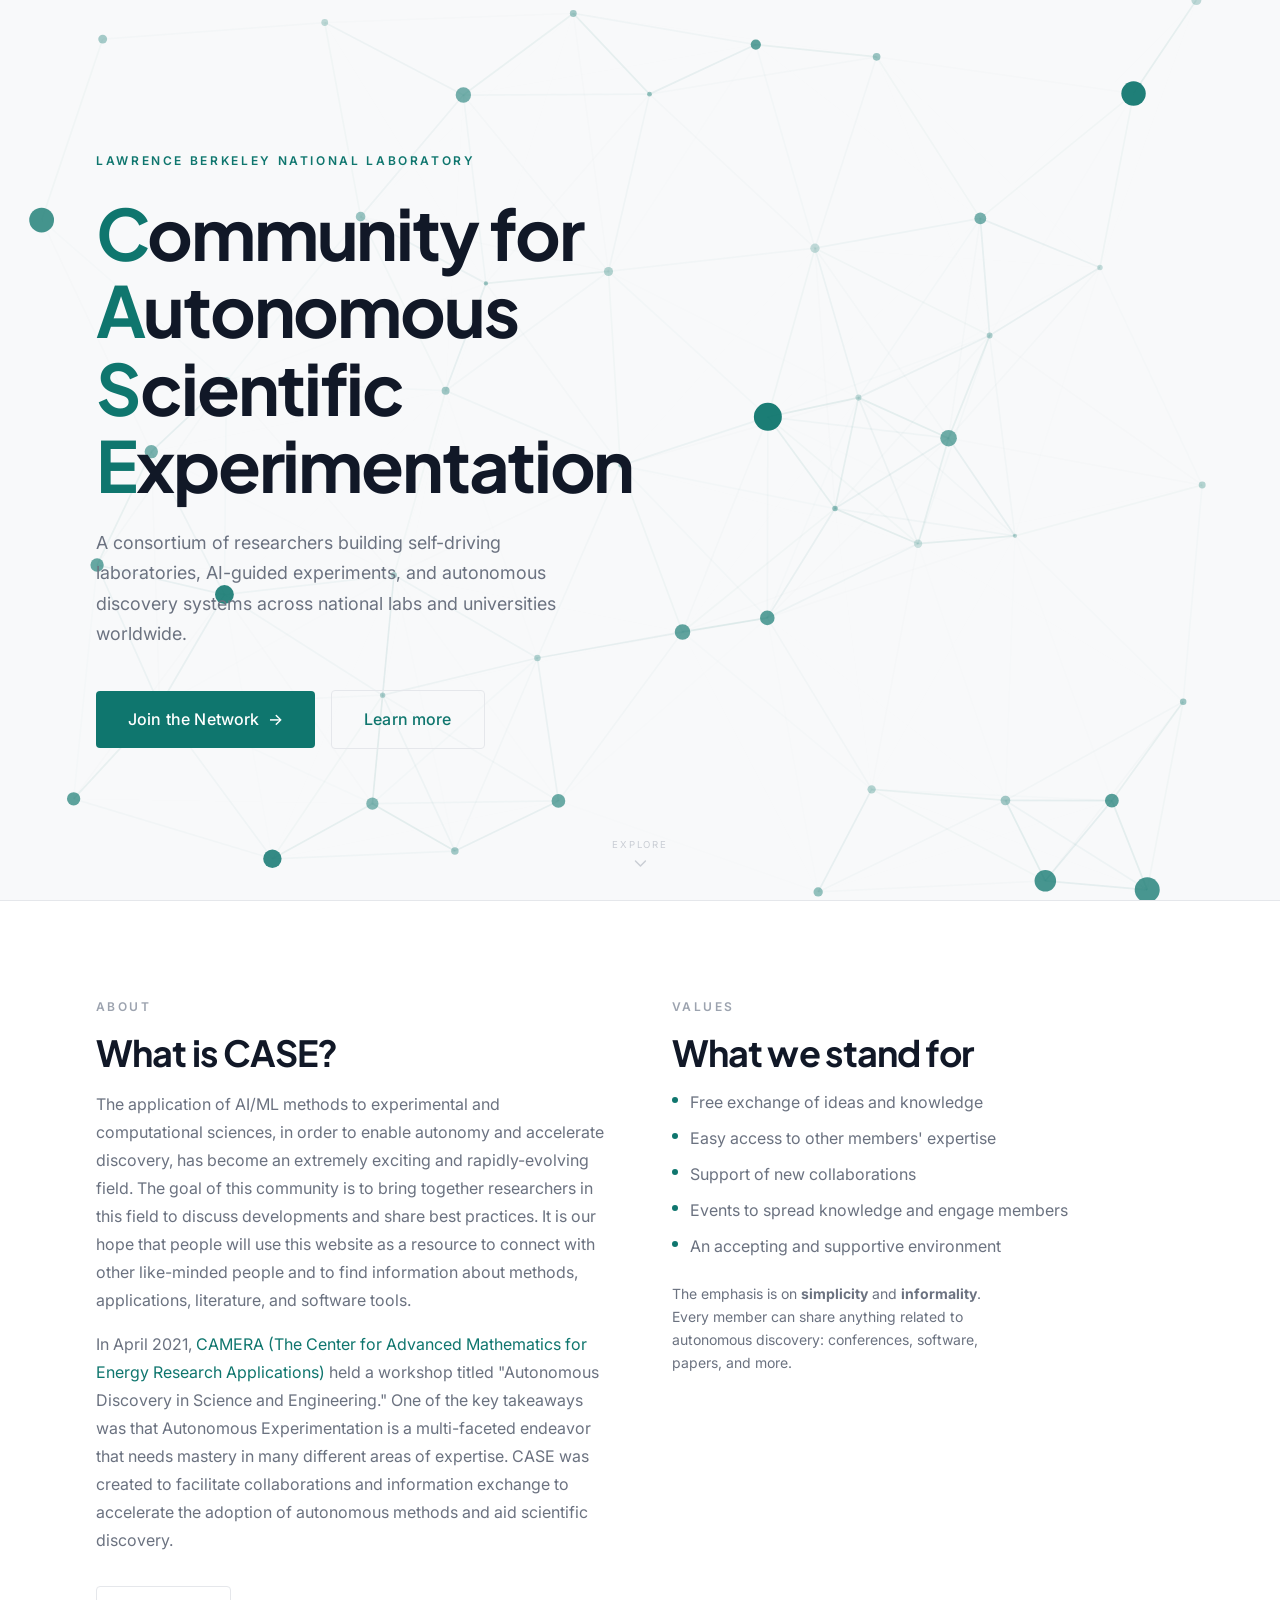
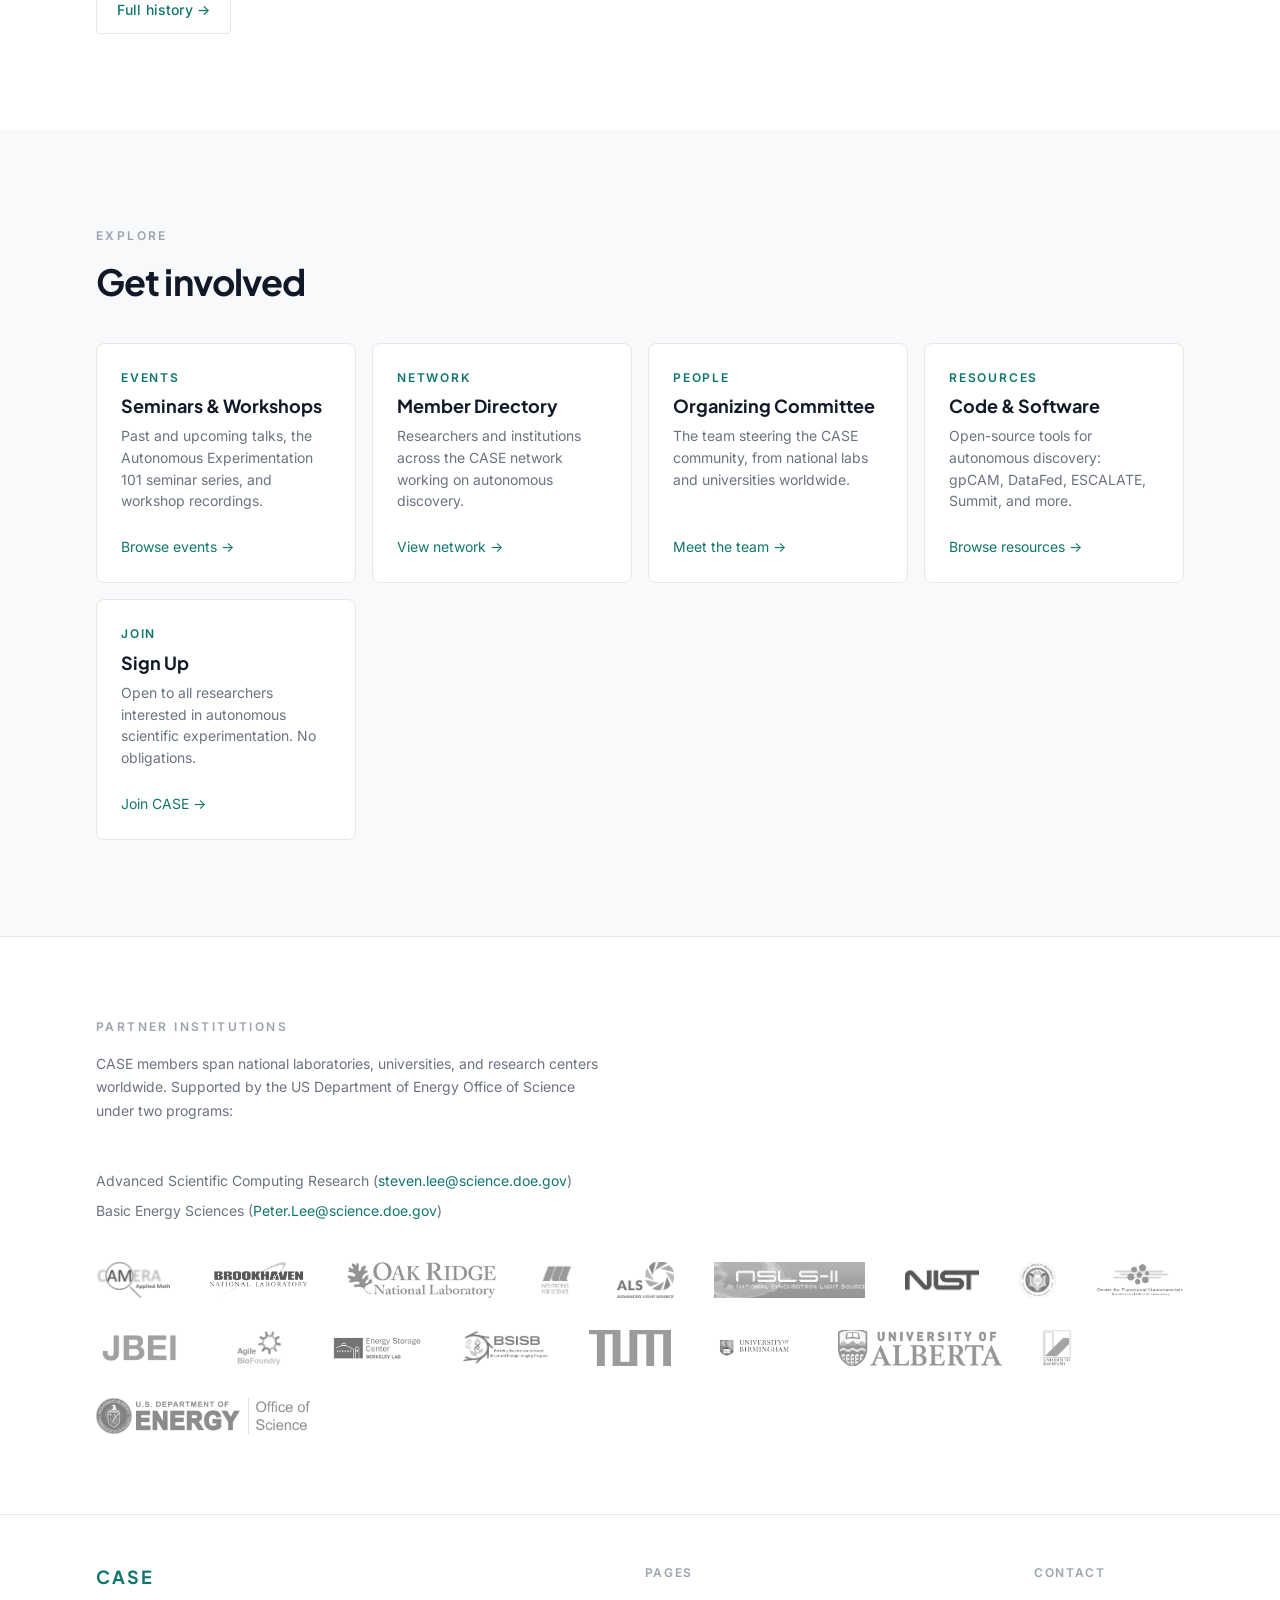
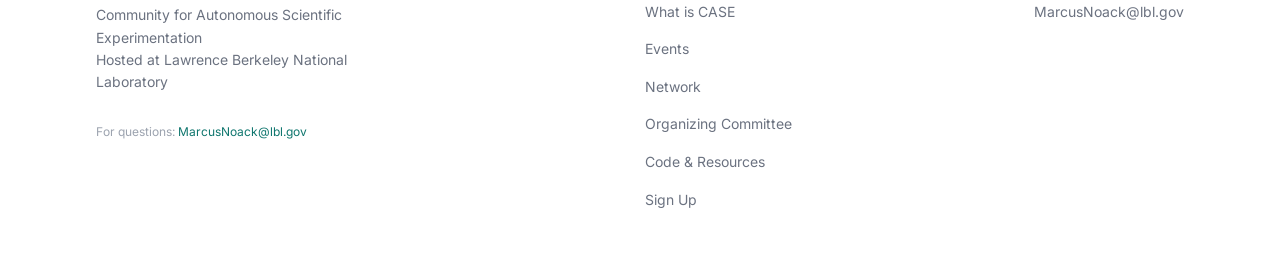
<file: index.html>
<!DOCTYPE html>
<html lang="en">
<head>
  <meta charset="UTF-8">
  <meta name="viewport" content="width=device-width, initial-scale=1.0">
  <title>CASE: Community for Autonomous Scientific Experimentation</title>
  <meta name="description" content="A consortium connecting researchers building self-driving laboratories, AI-guided experiments, and autonomous discovery systems across national labs and universities.">

  <!-- Fonts -->
  <link rel="preconnect" href="https://fonts.googleapis.com">
  <link rel="preconnect" href="https://fonts.gstatic.com" crossorigin>
  <link href="https://fonts.googleapis.com/css2?family=Inter:wght@400;500;600&family=Plus+Jakarta+Sans:wght@600;700&display=swap" rel="stylesheet">

  <link rel="stylesheet" href="css/tokens.css">
  <link rel="stylesheet" href="css/main.css">

  <style>
    /* ── Home-page-specific styles ─────────────── */

    #constellation {
      position: fixed;
      inset: 0;
      z-index: 0;
      pointer-events: none;
    }

    /* ── Hero ─────────────────────────────────── */
    .hero {
      position: relative;
      z-index: 10;
      min-height: 100vh;
      display: flex;
      flex-direction: column;
      justify-content: center;
      padding: 0 var(--page-pad);
      will-change: transform, opacity;
    }

    .hero-eyebrow {
      font-size: var(--text-xs);
      font-weight: 600;
      letter-spacing: 0.22em;
      text-transform: uppercase;
      color: var(--color-accent);
      margin-bottom: var(--sp-6);
    }

    .hero-title {
      font-family: var(--font-heading);
      font-size: clamp(2.4rem, 5.5vw, 4.5rem);
      font-weight: 700;
      line-height: 1.1;
      letter-spacing: -0.03em;
      margin-bottom: var(--sp-6);
    }

    .hero-title .line { display: block; }
    .hero-title .key  { color: var(--color-accent); }
    .hero-title .tail { color: var(--color-text); }

    .hero-sub {
      font-size: clamp(0.95rem, 1.4vw, 1.125rem);
      color: var(--color-text-muted);
      line-height: 1.7;
      max-width: 46ch;
      margin-bottom: var(--sp-10);
    }

    .hero-actions {
      display: flex;
      align-items: center;
      gap: var(--sp-4);
      flex-wrap: wrap;
    }

    .hero-actions .btn {
      font-size: var(--text-base);
      padding: var(--sp-4) var(--sp-8);
    }

    .scroll-hint {
      position: absolute;
      bottom: var(--sp-8);
      left: 50%;
      transform: translateX(-50%);
      display: flex;
      flex-direction: column;
      align-items: center;
      gap: var(--sp-2);
      pointer-events: none;
      opacity: 0.5;
    }

    .scroll-hint span {
      font-size: 0.6rem;
      letter-spacing: 0.18em;
      text-transform: uppercase;
      color: var(--color-text-subtle);
    }

    @media (prefers-reduced-motion: no-preference) {
      .scroll-hint svg { animation: bob 2s ease-in-out infinite; }
    }
    @keyframes bob {
      0%, 100% { transform: translateY(0); }
      50%       { transform: translateY(4px); }
    }

    /* ── What is CASE ─────────────────────────── */
    .what-is-case {
      position: relative;
      z-index: 20;
      background: var(--color-surface);
      border-top: 1px solid var(--color-border);
      padding-block: var(--sp-24);
    }

    .what-is-case .inner {
      display: grid;
      grid-template-columns: 1fr 1fr;
      gap: var(--sp-16);
      align-items: start;
    }

    @media (max-width: 760px) {
      .what-is-case .inner { grid-template-columns: 1fr; }
    }

    .history-body {
      font-size: var(--text-base);
      color: var(--color-text-muted);
      line-height: 1.75;
    }
    .history-body p + p { margin-top: var(--sp-4); }

    .values-list {
      list-style: none;
      display: flex;
      flex-direction: column;
      gap: var(--sp-3);
      margin-top: var(--sp-4);
    }
    .values-list li {
      display: flex;
      align-items: flex-start;
      gap: var(--sp-3);
      font-size: var(--text-base);
      color: var(--color-text-muted);
      line-height: 1.5;
    }
    .values-list li::before {
      content: '';
      display: block;
      width: 6px;
      height: 6px;
      border-radius: 50%;
      background: var(--color-accent);
      flex-shrink: 0;
      margin-top: 0.48em;
    }

    /* ── Page links ───────────────────────────── */
    .page-links {
      position: relative;
      z-index: 20;
      background: var(--color-bg);
      padding-block: var(--sp-24);
    }

    .page-links-grid {
      display: grid;
      grid-template-columns: repeat(auto-fill, minmax(220px, 1fr));
      gap: var(--sp-4);
      margin-top: var(--sp-10);
    }

    .page-card {
      display: flex;
      flex-direction: column;
      gap: var(--sp-2);
      background: var(--color-surface);
      border: 1px solid var(--color-border);
      border-radius: var(--radius-md);
      padding: var(--sp-6);
      text-decoration: none;
      color: inherit;
      transition: box-shadow var(--dur) var(--ease),
                  border-color var(--dur) var(--ease),
                  transform var(--dur) var(--ease);
    }
    .page-card:hover {
      box-shadow: var(--shadow);
      border-color: transparent;
      transform: translateY(-2px);
      text-decoration: none;
    }
    .page-card__label {
      font-size: var(--text-xs);
      font-weight: 600;
      letter-spacing: 0.15em;
      text-transform: uppercase;
      color: var(--color-accent);
    }
    .page-card__title {
      font-family: var(--font-heading);
      font-size: var(--text-lg);
      font-weight: 700;
      color: var(--color-text);
      line-height: 1.25;
    }
    .page-card__desc {
      font-size: var(--text-sm);
      color: var(--color-text-muted);
      line-height: 1.55;
      flex: 1;
    }
    .page-card__arrow {
      padding-top: var(--sp-4);
      font-size: var(--text-sm);
      color: var(--color-accent);
    }

    /* ── Partners ─────────────────────────────── */
    .partners {
      position: relative;
      z-index: 20;
      background: var(--color-surface);
      border-top: 1px solid var(--color-border);
      padding-block: var(--sp-20);
    }

    .partners-sub {
      font-size: var(--text-sm);
      color: var(--color-text-muted);
      max-width: 56ch;
      line-height: 1.65;
      margin-top: var(--sp-3);
      margin-bottom: var(--sp-12);
    }

    .partners-grid {
      display: flex;
      flex-wrap: wrap;
      align-items: center;
      gap: var(--sp-8) var(--sp-10);
    }

    .partners-grid img {
      height: 36px;
      width: auto;
      object-fit: contain;
      opacity: 0.65;
      filter: grayscale(1);
      transition: opacity var(--dur) var(--ease),
                  filter  var(--dur) var(--ease);
    }

    .partners-grid img:hover {
      opacity: 1;
      filter: grayscale(0);
    }

    .doe-programs {
      list-style: none;
      margin-bottom: var(--sp-10);
      display: flex;
      flex-direction: column;
      gap: var(--sp-2);
    }

    .doe-programs li {
      font-size: var(--text-sm);
      color: var(--color-text-muted);
    }
  </style>
</head>
<body>

  <canvas id="constellation"></canvas>

  <!-- ── Navigation ──────────────────────────────────── -->
  <!-- is-hero: starts hidden, JS controls visibility via scroll -->
  <nav class="site-nav is-hero" id="site-nav" aria-label="Site navigation">
    <a class="nav-logo" href="index.html">CASE</a>
    <ul class="nav-links" role="list">
      <li><a href="what-is-case.html">What is CASE</a></li>
      <li><a href="events.html">Events</a></li>
      <li><a href="network.html">Network</a></li>
      <li><a href="committee.html">Organizing Committee</a></li>
      <li><a href="resources.html">Resources</a></li>
      <li><a href="signup.html" class="nav-cta">Join →</a></li>
    </ul>
  </nav>

  <!-- ── Hero ────────────────────────────────────────── -->
  <section class="hero" id="hero" aria-label="Introduction">

    <span class="hero-eyebrow" id="hero-eyebrow">
      Lawrence Berkeley National Laboratory
    </span>

    <h1 class="hero-title" id="hero-title">
      <span class="line"><span class="key">C</span><span class="tail" id="tail-0">ommunity for</span></span>
      <span class="line"><span class="key">A</span><span class="tail" id="tail-1">utonomous</span></span>
      <span class="line"><span class="key">S</span><span class="tail" id="tail-2">cientific</span></span>
      <span class="line"><span class="key">E</span><span class="tail" id="tail-3">xperimentation</span></span>
    </h1>

    <p class="hero-sub" id="hero-sub">
      A consortium of researchers building self-driving laboratories,
      AI-guided experiments, and autonomous discovery systems across
      national labs and universities worldwide.
    </p>

    <div class="hero-actions" id="hero-actions">
      <a href="signup.html" class="btn btn--primary">Join the Network &nbsp;→</a>
      <a href="what-is-case.html" class="btn btn--ghost">Learn more</a>
    </div>

    <div class="scroll-hint" aria-hidden="true">
      <span>Explore</span>
      <svg width="12" height="8" viewBox="0 0 12 8" fill="none">
        <path d="M1 1l5 5 5-5" stroke="#9ca3af" stroke-width="1.5"
              stroke-linecap="round" stroke-linejoin="round"/>
      </svg>
    </div>

  </section>

  <!-- ── What is CASE ─────────────────────────────────── -->
  <section class="what-is-case">
    <div class="container">
      <div class="inner">

        <div>
          <p class="section-label">About</p>
          <h2 class="section-heading">What is CASE?</h2>
          <div class="history-body">
            <p>
              The application of AI/ML methods to experimental and computational
              sciences, in order to enable autonomy and accelerate discovery, has
              become an extremely exciting and rapidly-evolving field. The goal of
              this community is to bring together researchers in this field to
              discuss developments and share best practices. It is our hope that
              people will use this website as a resource to connect with other
              like-minded people and to find information about methods,
              applications, literature, and software tools.
            </p>
            <p>
              In April 2021,
              <a href="https://camera.lbl.gov/">CAMERA (The Center for Advanced
              Mathematics for Energy Research Applications)</a> held a workshop
              titled "Autonomous Discovery in Science and Engineering." One of the
              key takeaways was that Autonomous Experimentation is a multi-faceted
              endeavor that needs mastery in many different areas of expertise.
              CASE was created to facilitate collaborations and information
              exchange to accelerate the adoption of autonomous methods and aid
              scientific discovery.
            </p>
          </div>
          <a href="what-is-case.html" class="btn btn--ghost" style="margin-top: var(--sp-8);">
            Full history →
          </a>
        </div>

        <div>
          <p class="section-label">Values</p>
          <h2 class="section-heading">What we stand for</h2>
          <ul class="values-list" role="list">
            <li>Free exchange of ideas and knowledge</li>
            <li>Easy access to other members' expertise</li>
            <li>Support of new collaborations</li>
            <li>Events to spread knowledge and engage members</li>
            <li>An accepting and supportive environment</li>
          </ul>
          <p style="margin-top: var(--sp-6); font-size: var(--text-sm); color: var(--color-text-muted); line-height: 1.65; max-width: 38ch;">
            The emphasis is on <strong>simplicity</strong> and <strong>informality</strong>.
            Every member can share anything related to autonomous discovery:
            conferences, software, papers, and more.
          </p>
        </div>

      </div>
    </div>
  </section>

  <!-- ── Get Involved ─────────────────────────────────── -->
  <section class="page-links">
    <div class="container">
      <p class="section-label">Explore</p>
      <h2 class="section-heading">Get involved</h2>

      <div class="page-links-grid">

        <a href="events.html" class="page-card">
          <span class="page-card__label">Events</span>
          <span class="page-card__title">Seminars &amp; Workshops</span>
          <span class="page-card__desc">
            Past and upcoming talks, the Autonomous Experimentation 101
            seminar series, and workshop recordings.
          </span>
          <span class="page-card__arrow">Browse events →</span>
        </a>

        <a href="network.html" class="page-card">
          <span class="page-card__label">Network</span>
          <span class="page-card__title">Member Directory</span>
          <span class="page-card__desc">
            Researchers and institutions across the CASE network working
            on autonomous discovery.
          </span>
          <span class="page-card__arrow">View network →</span>
        </a>

        <a href="committee.html" class="page-card">
          <span class="page-card__label">People</span>
          <span class="page-card__title">Organizing Committee</span>
          <span class="page-card__desc">
            The team steering the CASE community, from national labs
            and universities worldwide.
          </span>
          <span class="page-card__arrow">Meet the team →</span>
        </a>

        <a href="resources.html" class="page-card">
          <span class="page-card__label">Resources</span>
          <span class="page-card__title">Code &amp; Software</span>
          <span class="page-card__desc">
            Open-source tools for autonomous discovery: gpCAM, DataFed,
            ESCALATE, Summit, and more.
          </span>
          <span class="page-card__arrow">Browse resources →</span>
        </a>

        <a href="signup.html" class="page-card">
          <span class="page-card__label">Join</span>
          <span class="page-card__title">Sign Up</span>
          <span class="page-card__desc">
            Open to all researchers interested in autonomous scientific
            experimentation. No obligations.
          </span>
          <span class="page-card__arrow">Join CASE →</span>
        </a>

      </div>
    </div>
  </section>

  <!-- ── Partners ─────────────────────────────────────── -->
  <section class="partners">
    <div class="container">
      <p class="section-label">Partner Institutions</p>
      <p class="partners-sub">
        CASE members span national laboratories, universities, and research
        centers worldwide. Supported by the US Department of Energy Office
        of Science under two programs:
      </p>
      <ul class="doe-programs">
        <li>Advanced Scientific Computing Research (<a href="mailto:steven.lee@science.doe.gov">steven.lee@science.doe.gov</a>)</li>
        <li>Basic Energy Sciences (<a href="mailto:Peter.Lee@science.doe.gov">Peter.Lee@science.doe.gov</a>)</li>
      </ul>
      <div class="partners-grid">
        <img src="assets/logos/camera.png"           alt="CAMERA Applied Math, Berkeley Lab">
        <img src="assets/logos/brookhaven.png"        alt="Brookhaven National Laboratory">
        <img src="assets/logos/ornl.png"              alt="Oak Ridge National Laboratory">
        <img src="assets/logos/ill.png"               alt="ILL Neutrons for Science">
        <img src="assets/logos/als.png"               alt="Advanced Light Source, Berkeley Lab">
        <img src="assets/logos/nsls2.png"             alt="NSLS-II, National Synchrotron Light Source">
        <img src="assets/logos/nist.png"              alt="NIST">
        <img src="assets/logos/cmu.png"               alt="Carnegie Mellon University">
        <img src="assets/logos/cfn-bnl.png"           alt="Center for Functional Nanomaterials, Brookhaven">
        <img src="assets/logos/jbei.png"              alt="Joint BioEnergy Institute">
        <img src="assets/logos/agile-biofoundry.png"  alt="Agile BioFoundry">
        <img src="assets/logos/esc-berkeley.png"      alt="Energy Storage Center, Berkeley Lab">
        <img src="assets/logos/bsisb.png"             alt="Berkeley Synchrotron Infrared Structural Biology Imaging Program">
        <img src="assets/logos/tum.png"               alt="Technische Universität München">
        <img src="assets/logos/birmingham.png"         alt="University of Birmingham">
        <img src="assets/logos/alberta.png"            alt="University of Alberta">
        <img src="assets/logos/bayreuth.png"           alt="Universität Bayreuth">
        <img src="assets/logos/doe-office-of-science.png" alt="US Department of Energy Office of Science">
      </div>
    </div>
  </section>

  <!-- ── Footer ───────────────────────────────────────── -->
  <footer class="site-footer" style="position: relative; z-index: 20;">
    <div class="container">
      <div class="footer-brand">
        <span class="footer-logo">CASE</span>
        <p class="footer-tagline">
          Community for Autonomous Scientific Experimentation<br>
          Hosted at Lawrence Berkeley National Laboratory
        </p>
        <p class="footer-meta">
          For questions: <a href="mailto:MarcusNoack@lbl.gov">MarcusNoack@lbl.gov</a>
        </p>
      </div>

      <div class="footer-col">
        <h4>Pages</h4>
        <ul role="list">
          <li><a href="what-is-case.html">What is CASE</a></li>
          <li><a href="events.html">Events</a></li>
          <li><a href="network.html">Network</a></li>
          <li><a href="committee.html">Organizing Committee</a></li>
          <li><a href="resources.html">Code &amp; Resources</a></li>
          <li><a href="signup.html">Sign Up</a></li>
        </ul>
      </div>

      <div class="footer-col">
        <h4>Contact</h4>
        <ul role="list">
          <li><a href="mailto:MarcusNoack@lbl.gov">MarcusNoack@lbl.gov</a></li>
        </ul>
      </div>
    </div>
  </footer>

  <script>
    'use strict';

    /* ═══════════════════════════════════════════
       CONSTELLATION CANVAS
    ═══════════════════════════════════════════ */
    const canvas = document.getElementById('constellation');
    const ctx    = canvas.getContext('2d');
    const CR = 15, CG = 118, CB = 110;

    const TARGET_N  = 48;
    const MIN_GAP   = 85;
    const LINK_DIST = 350;
    const SPD       = 0.22;

    const reduced = window.matchMedia('(prefers-reduced-motion: reduce)').matches;
    let W = 0, H = 0, nodes = [], raf = null, canvasAlpha = 1;

    function initNodes() {
      nodes = [];
      let tries = 0;
      while (nodes.length < TARGET_N && tries < TARGET_N * 50) {
        tries++;
        const x = Math.random() * W, y = Math.random() * H;
        if (nodes.some(n => {
          const dx = n.x - x, dy = n.y - y;
          return dx * dx + dy * dy < MIN_GAP * MIN_GAP;
        })) continue;
        const roll = Math.random();
        let r, a;
        if      (roll < 0.12) { r = 9  + Math.random() * 5;   a = 0.75 + Math.random() * 0.20; }
        else if (roll < 0.40) { r = 5  + Math.random() * 3.5; a = 0.48 + Math.random() * 0.22; }
        else                   { r = 2  + Math.random() * 3;   a = 0.20 + Math.random() * 0.24; }
        nodes.push({ x, y, r, a,
          vx: (Math.random() - 0.5) * SPD * 2,
          vy: (Math.random() - 0.5) * SPD * 2 });
      }
    }

    function drawCanvas() {
      ctx.clearRect(0, 0, W, H);
      ctx.save();
      ctx.globalAlpha = canvasAlpha;

      for (let i = 0; i < nodes.length; i++) {
        const a = nodes[i];
        for (let j = i + 1; j < nodes.length; j++) {
          const b = nodes[j];
          const dx = b.x - a.x, dy = b.y - a.y, d2 = dx*dx + dy*dy;
          if (d2 > LINK_DIST * LINK_DIST) continue;
          const t = 1 - Math.sqrt(d2) / LINK_DIST;
          ctx.strokeStyle = `rgba(${CR},${CG},${CB},${t * t * 0.16})`;
          ctx.lineWidth = 1.75;
          ctx.beginPath();
          ctx.moveTo(a.x, a.y);
          ctx.lineTo(b.x, b.y);
          ctx.stroke();
        }
      }

      for (const n of nodes) {
        ctx.fillStyle = `rgba(${CR},${CG},${CB},${n.a})`;
        ctx.beginPath();
        ctx.arc(n.x, n.y, n.r, 0, Math.PI * 2);
        ctx.fill();
      }

      ctx.restore();

      if (!reduced) {
        for (const n of nodes) {
          n.x += n.vx; n.y += n.vy;
          if (n.x < -20)    n.x = W + 20;
          if (n.x > W + 20) n.x = -20;
          if (n.y < -20)    n.y = H + 20;
          if (n.y > H + 20) n.y = -20;
        }
        raf = requestAnimationFrame(drawCanvas);
      }
    }

    function initCanvas() {
      W = canvas.width  = window.innerWidth;
      H = canvas.height = window.innerHeight;
      if (raf) cancelAnimationFrame(raf);
      initNodes();
      drawCanvas();
    }

    window.addEventListener('resize', initCanvas);
    initCanvas();

    /* ═══════════════════════════════════════════
       SCROLL-DRIVEN HERO ANIMATION
    ═══════════════════════════════════════════ */
    const nav     = document.getElementById('site-nav');
    const hero    = document.getElementById('hero');
    const eyebrow = document.getElementById('hero-eyebrow');
    const sub     = document.getElementById('hero-sub');
    const actions = document.getElementById('hero-actions');
    const tails   = [0,1,2,3].map(i => document.getElementById(`tail-${i}`));
    const keys    = [...document.querySelectorAll('.hero-title .key')];

    const clamp = (v, lo, hi) => Math.max(lo, Math.min(hi, v));
    const win   = (p, a, b)   => clamp((p - a) / (b - a), 0, 1);
    const ease  = t            => t * t * (3 - 2 * t);

    function onScroll() {
      const p = clamp(window.scrollY / window.innerHeight, 0, 1);

      eyebrow.style.opacity = 1 - ease(win(p, 0, 0.20));

      const auxFade = 1 - ease(win(p, 0, 0.25));
      sub.style.opacity     = auxFade;
      actions.style.opacity = auxFade;

      tails.forEach(t => { t.style.opacity = 1 - ease(win(p, 0.05, 0.42)); });
      keys.forEach(k  => { k.style.opacity  = 1 - ease(win(p, 0.45, 0.70)); });

      const heroP = ease(win(p, 0.20, 0.75));
      hero.style.opacity   = 1 - heroP;
      hero.style.transform = `translateY(${heroP * -80}px)`;

      canvasAlpha = 1 - ease(win(p, 0.30, 0.85));
      if (reduced) drawCanvas();

      const navP = ease(win(p, 0.35, 0.65));
      nav.style.opacity     = navP;
      nav.style.transform   = `translateY(${(1 - navP) * -10}px)`;
      nav.style.pointerEvents = navP > 0.5 ? 'auto' : 'none';
      nav.classList.toggle('is-scrolled', window.scrollY > 20);
    }

    window.addEventListener('scroll', onScroll, { passive: true });
    onScroll();
  </script>

</body>
</html>
</file>
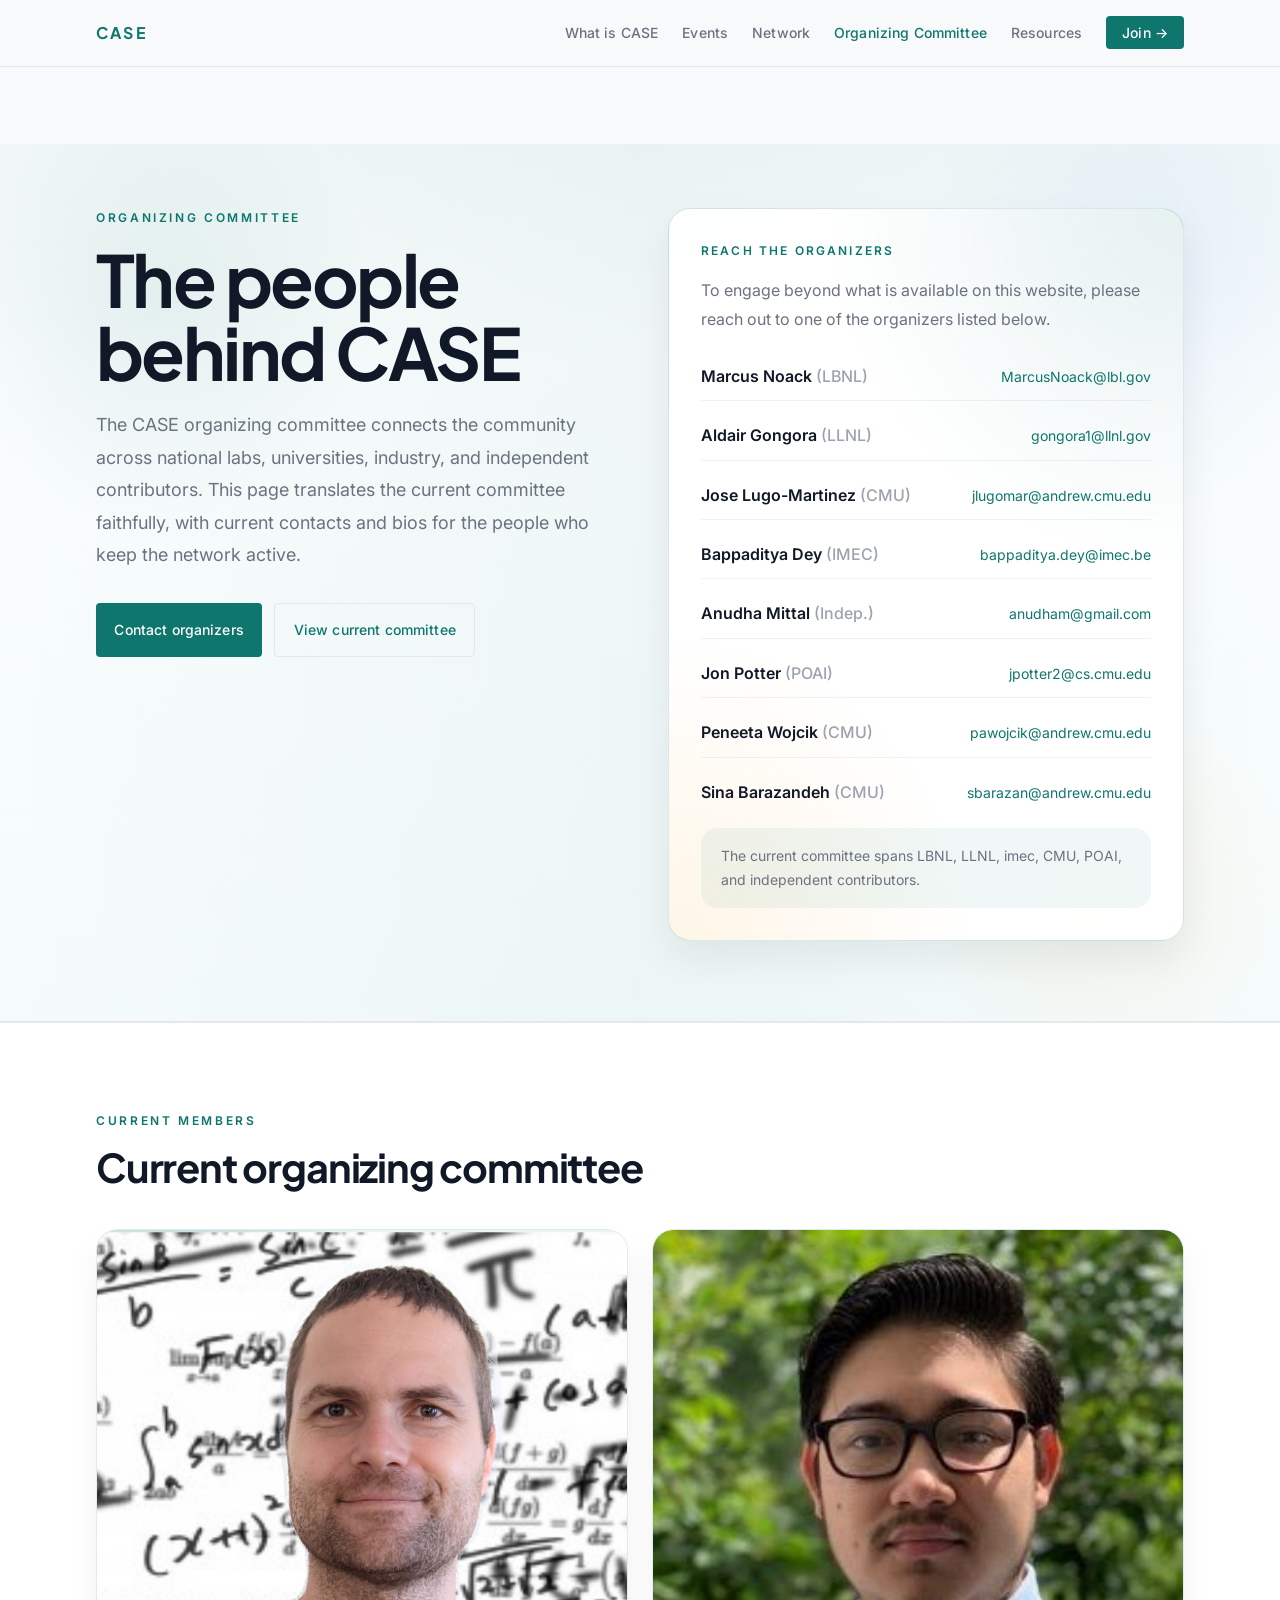
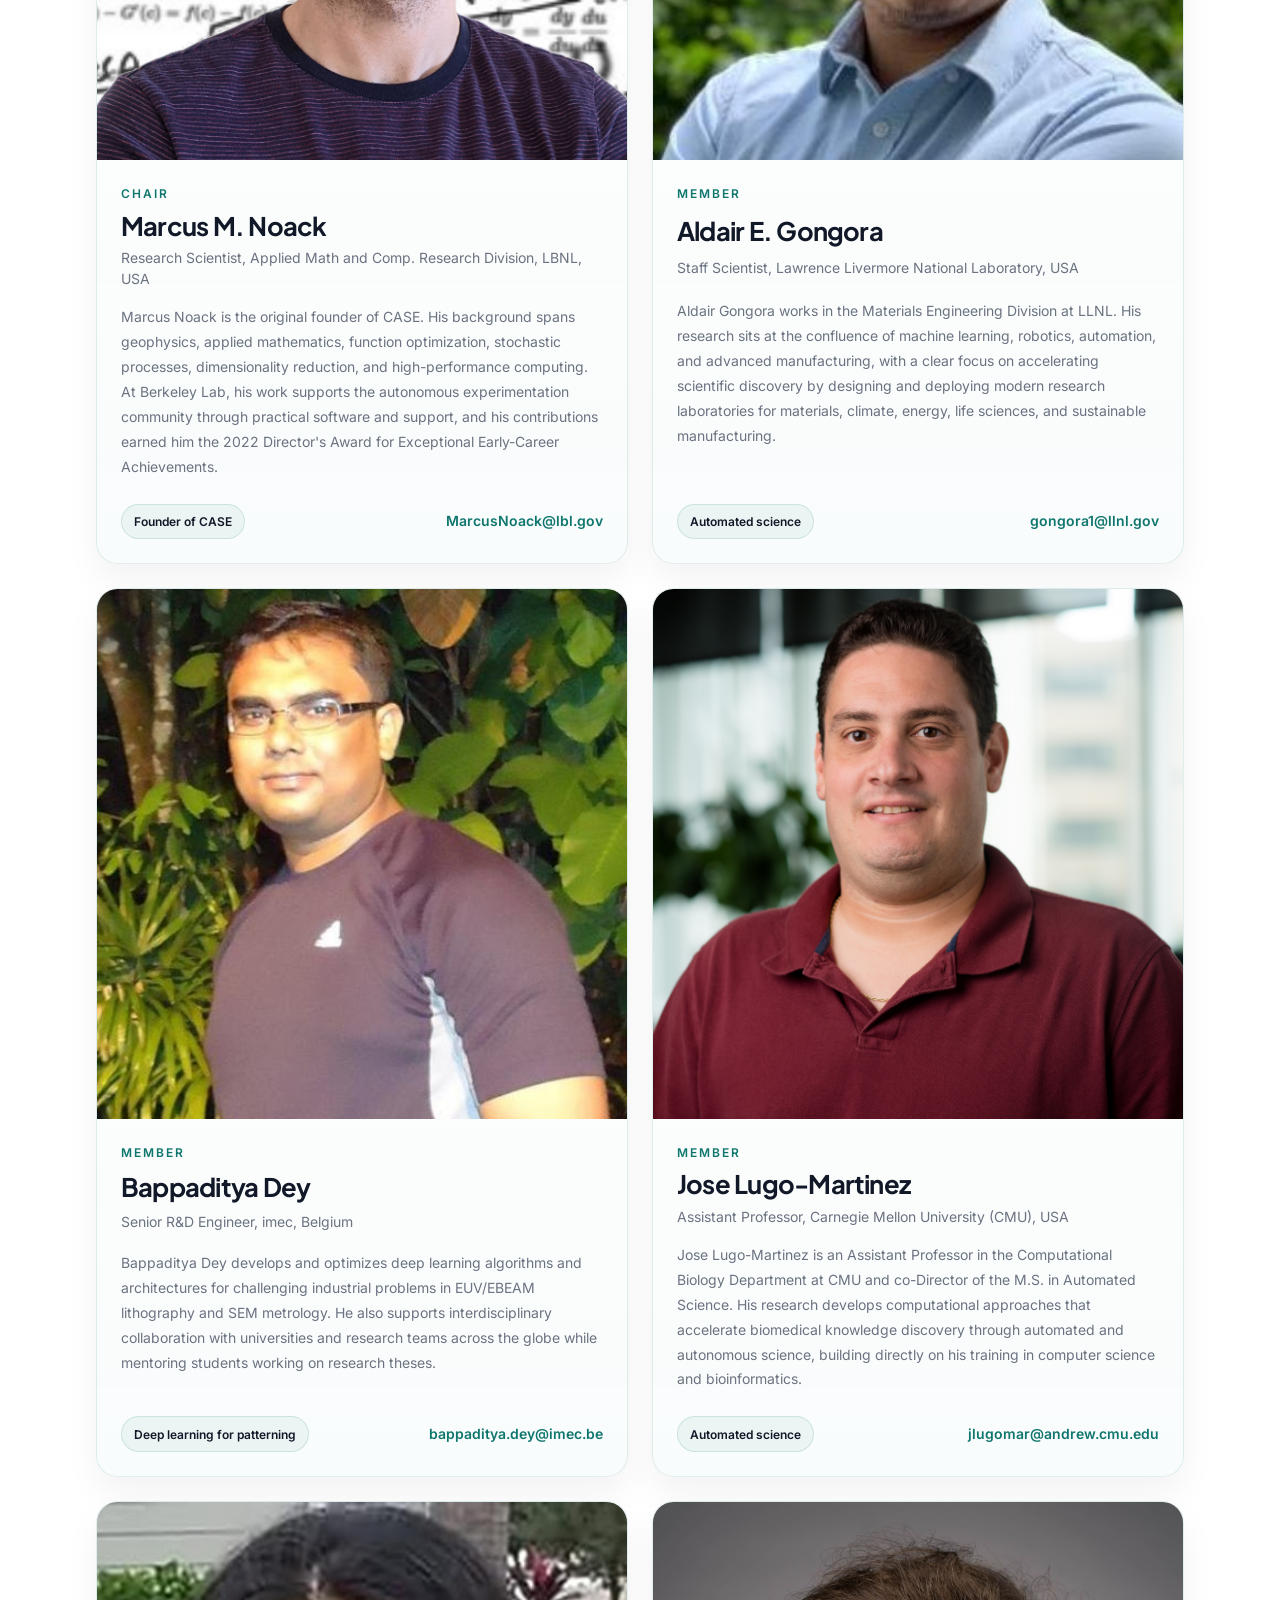
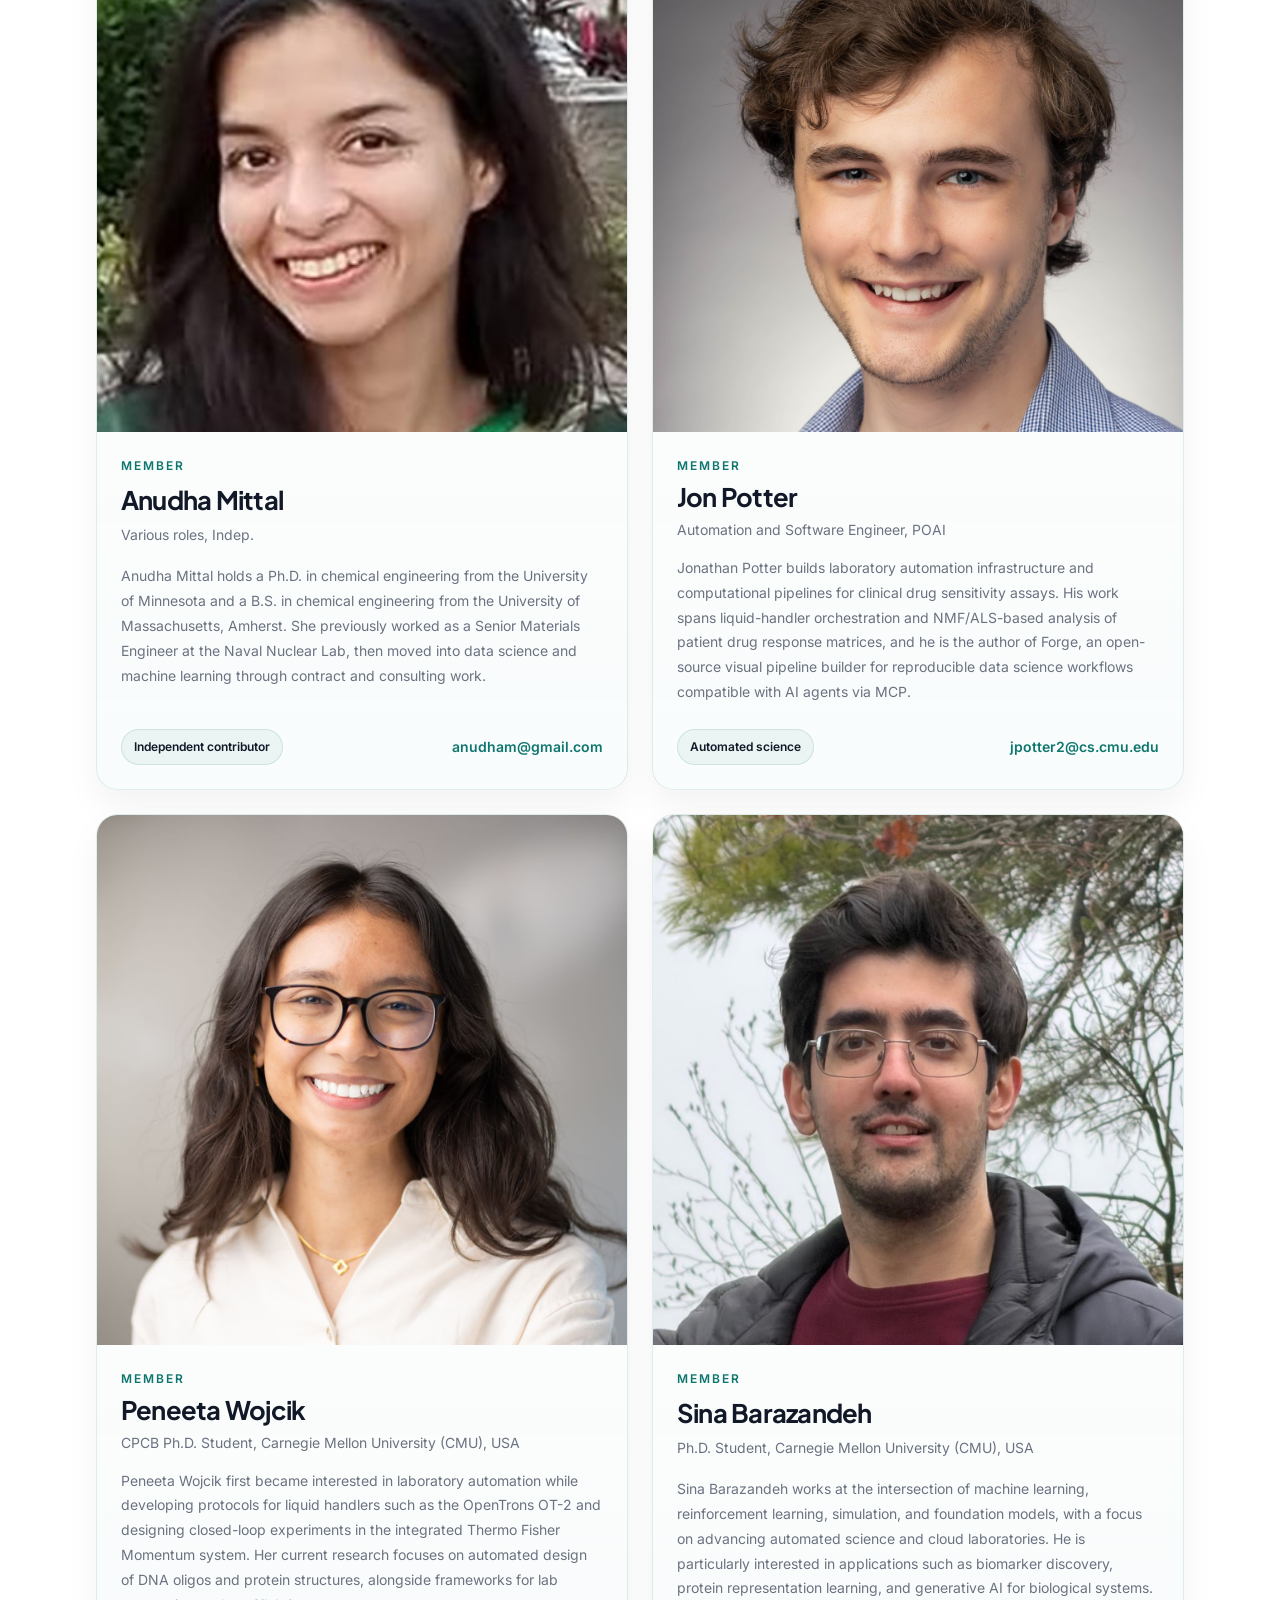
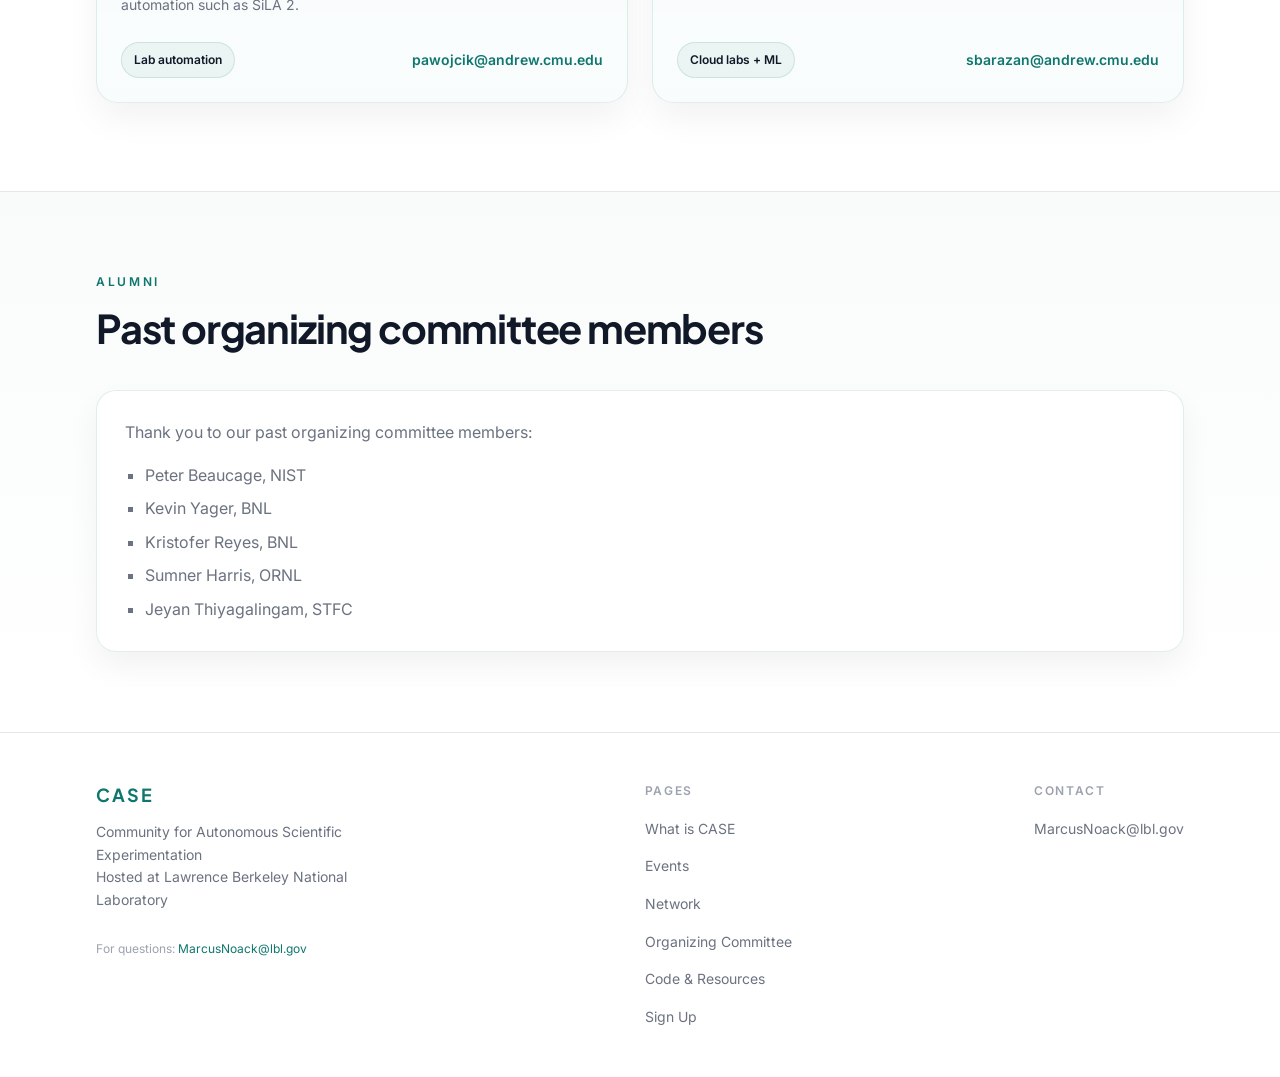
<file: committee.html>
<!DOCTYPE html>
<html lang="en">
<head>
  <meta charset="UTF-8">
  <meta name="viewport" content="width=device-width, initial-scale=1.0">
  <title>Organizing Committee | Community for Autonomous Scientific Experimentation</title>
  <meta name="description" content="The organizing committee for CASE, including current members, affiliations, bios, and organizer contact information.">

  <link rel="preconnect" href="https://fonts.googleapis.com">
  <link rel="preconnect" href="https://fonts.gstatic.com" crossorigin>
  <link href="https://fonts.googleapis.com/css2?family=Inter:wght@400;500;600&family=Plus+Jakarta+Sans:wght@600;700&display=swap" rel="stylesheet">

  <link rel="stylesheet" href="css/tokens.css">
  <link rel="stylesheet" href="css/main.css">

  <style>
    .page-shell {
      padding-top: calc(var(--sp-24) + var(--sp-12));
      background: var(--color-bg);
    }

    .page-hero {
      position: relative;
      overflow: hidden;
      padding-block: var(--sp-16) var(--sp-20);
      background:
        radial-gradient(circle at 12% 18%, rgba(15, 118, 110, 0.08), transparent 14rem),
        radial-gradient(circle at 90% 14%, rgba(59, 130, 246, 0.08), transparent 15rem),
        radial-gradient(circle at 86% 84%, rgba(245, 158, 11, 0.07), transparent 12rem),
        linear-gradient(180deg, #fbfdfd 0%, #f5fbfb 100%);
      border-bottom: 1px solid var(--color-border);
    }

    .page-hero::before {
      content: "";
      position: absolute;
      inset: 0;
      background:
        linear-gradient(180deg, rgba(15, 118, 110, 0.04), transparent 14rem),
        linear-gradient(90deg, transparent 0%, rgba(15, 118, 110, 0.04) 50%, transparent 100%);
      pointer-events: none;
    }

    .hero-grid {
      display: grid;
      grid-template-columns: minmax(0, 1fr) minmax(22rem, 1fr);
      gap: var(--sp-14);
      align-items: start;
      position: relative;
      z-index: 1;
    }

    .eyebrow {
      font-size: var(--text-xs);
      font-weight: 600;
      letter-spacing: 0.22em;
      text-transform: uppercase;
      color: var(--color-accent);
      margin-bottom: var(--sp-4);
    }

    .hero-title {
      font-family: var(--font-heading);
      font-size: clamp(2.8rem, 5.6vw, 5rem);
      font-weight: 700;
      letter-spacing: -0.035em;
      line-height: 1.02;
      margin-bottom: var(--sp-5);
      max-width: 10ch;
    }

    .hero-copy {
      max-width: 60ch;
      font-size: var(--text-lg);
      color: var(--color-text-muted);
      line-height: 1.8;
    }

    .hero-copy strong {
      color: var(--color-text);
      font-weight: 600;
    }

    .hero-actions {
      display: flex;
      flex-wrap: wrap;
      gap: var(--sp-3);
      margin-top: var(--sp-8);
    }

    .hero-actions .btn {
      padding: 0.9rem 1.15rem;
      font-size: var(--text-sm);
    }

    .hero-card {
      background:
        radial-gradient(circle at top right, rgba(15, 118, 110, 0.1), transparent 40%),
        radial-gradient(circle at bottom left, rgba(245, 158, 11, 0.1), transparent 34%),
        rgba(255, 255, 255, 0.95);
      border: 1px solid rgba(15, 118, 110, 0.16);
      border-radius: 1.4rem;
      box-shadow: 0 18px 38px rgba(15, 23, 42, 0.07);
      padding: var(--sp-8);
      backdrop-filter: blur(12px);
      -webkit-backdrop-filter: blur(12px);
    }

    .hero-card__label {
      font-size: var(--text-xs);
      font-weight: 600;
      letter-spacing: 0.18em;
      text-transform: uppercase;
      color: var(--color-accent);
      margin-bottom: var(--sp-4);
    }

    .contact-stack {
      display: grid;
      gap: var(--sp-3);
      margin-top: var(--sp-5);
    }

    .contact-item {
      display: grid;
      grid-template-columns: minmax(0, 1fr) auto;
      gap: var(--sp-4);
      align-items: baseline;
      padding: var(--sp-3) 0;
      border-bottom: 1px solid rgba(15, 118, 110, 0.08);
    }

    .contact-item:last-child {
      border-bottom: 0;
      padding-bottom: 0;
    }

    .contact-item__name {
      font-weight: 600;
      color: var(--color-text);
      line-height: 1.35;
    }

    .contact-item__email {
      color: var(--color-accent);
      text-decoration-thickness: 1px;
      text-underline-offset: 0.18em;
      word-break: break-word;
      white-space: nowrap;
      font-size: var(--text-sm);
    }

    .hero-note {
      margin-top: var(--sp-6);
      padding: var(--sp-4) var(--sp-5);
      border-radius: 1rem;
      background: rgba(15, 118, 110, 0.06);
      color: var(--color-text-muted);
      line-height: 1.7;
      font-size: var(--text-sm);
    }

    .content-section {
      position: relative;
      z-index: 1;
      padding-block: var(--sp-22);
      background: var(--color-surface);
      border-top: 1px solid var(--color-border);
    }

    .section-head {
      display: flex;
      justify-content: space-between;
      align-items: end;
      gap: var(--sp-8);
      margin-bottom: var(--sp-10);
    }

    .section-title {
      font-family: var(--font-heading);
      font-size: clamp(1.9rem, 3.1vw, 3rem);
      letter-spacing: -0.03em;
      line-height: 1.1;
      margin-top: var(--sp-2);
    }

    .section-copy {
      max-width: 58ch;
      color: var(--color-text-muted);
      line-height: 1.75;
      font-size: var(--text-base);
    }

    .committee-grid {
      display: grid;
      grid-template-columns: repeat(2, minmax(0, 1fr));
      gap: var(--sp-6);
      align-items: stretch;
    }

    .member-card {
      display: flex;
      flex-direction: column;
      min-height: 100%;
      overflow: hidden;
      background: linear-gradient(180deg, rgba(255, 255, 255, 0.98), rgba(249, 252, 252, 0.96));
      border: 1px solid rgba(15, 118, 110, 0.12);
      border-radius: 1.35rem;
      box-shadow: 0 16px 34px rgba(15, 23, 42, 0.05);
    }

    .member-card__media {
      position: relative;
      aspect-ratio: 1 / 1;
      overflow: hidden;
      background:
        radial-gradient(circle at 20% 22%, rgba(15, 118, 110, 0.24), transparent 34%),
        radial-gradient(circle at 82% 20%, rgba(59, 130, 246, 0.2), transparent 26%),
        linear-gradient(135deg, rgba(15, 118, 110, 0.12), rgba(245, 158, 11, 0.08));
    }

    .member-card__media img {
      width: 100%;
      height: 100%;
      object-fit: cover;
      object-position: top center;
      display: block;
    }

    .member-card__media--placeholder {
      display: grid;
      place-items: end start;
      padding: var(--sp-6);
    }

    .member-card__monogram {
      display: inline-flex;
      align-items: center;
      justify-content: center;
      width: 4.25rem;
      height: 4.25rem;
      border-radius: 999px;
      font-family: var(--font-heading);
      font-weight: 700;
      letter-spacing: -0.03em;
      color: #0f172a;
      background: rgba(255, 255, 255, 0.9);
      box-shadow: 0 10px 24px rgba(15, 23, 42, 0.1);
      border: 1px solid rgba(15, 118, 110, 0.12);
    }

    .member-card__body {
      display: grid;
      gap: var(--sp-4);
      padding: var(--sp-6);
      flex: 1;
    }

    .member-name {
      font-family: var(--font-heading);
      font-size: clamp(1.5rem, 2vw, 1.85rem);
      font-weight: 700;
      letter-spacing: -0.03em;
      line-height: 1.08;
    }

    .member-meta {
      display: grid;
      gap: var(--sp-2);
    }

    .member-role {
      font-size: var(--text-xs);
      font-weight: 600;
      letter-spacing: 0.16em;
      text-transform: uppercase;
      color: var(--color-accent);
    }

    .member-affiliation {
      color: var(--color-text-muted);
      line-height: 1.5;
      font-size: var(--text-sm);
    }

    .member-bio {
      color: var(--color-text-muted);
      line-height: 1.78;
      font-size: var(--text-sm);
    }

    .member-footer {
      display: flex;
      align-items: center;
      justify-content: space-between;
      gap: var(--sp-4);
      margin-top: auto;
      padding-top: var(--sp-2);
    }

    .member-badge {
      display: inline-flex;
      align-items: center;
      gap: 0.45rem;
      padding: 0.45rem 0.75rem;
      border-radius: 999px;
      border: 1px solid rgba(15, 118, 110, 0.14);
      background: rgba(15, 118, 110, 0.06);
      color: var(--color-text);
      font-size: var(--text-xs);
      font-weight: 600;
      white-space: nowrap;
    }

    .member-email {
      color: var(--color-accent);
      font-size: var(--text-sm);
      font-weight: 600;
      text-decoration-thickness: 1px;
      text-underline-offset: 0.18em;
      word-break: break-word;
    }

    .member-card--accent-1 .member-card__media { background:
      radial-gradient(circle at 16% 18%, rgba(15, 118, 110, 0.28), transparent 32%),
      linear-gradient(135deg, rgba(15, 118, 110, 0.1), rgba(59, 130, 246, 0.08));
    }
    .member-card--accent-2 .member-card__media { background:
      radial-gradient(circle at 78% 20%, rgba(245, 158, 11, 0.24), transparent 28%),
      linear-gradient(135deg, rgba(245, 158, 11, 0.08), rgba(15, 118, 110, 0.1));
    }
    .member-card--accent-3 .member-card__media { background:
      radial-gradient(circle at 18% 20%, rgba(59, 130, 246, 0.23), transparent 30%),
      linear-gradient(135deg, rgba(59, 130, 246, 0.08), rgba(15, 118, 110, 0.1));
    }
    .member-card--accent-4 .member-card__media { background:
      radial-gradient(circle at 80% 18%, rgba(236, 72, 153, 0.18), transparent 28%),
      linear-gradient(135deg, rgba(236, 72, 153, 0.08), rgba(15, 118, 110, 0.08));
    }

    .past-section {
      position: relative;
      z-index: 1;
      padding-block: var(--sp-20);
      background: linear-gradient(180deg, #f9fbfb 0%, #ffffff 100%);
      border-top: 1px solid var(--color-border);
    }

    .past-card {
      margin-top: var(--sp-8);
      padding: var(--sp-7);
      border-radius: 1.25rem;
      border: 1px solid rgba(15, 118, 110, 0.12);
      background: rgba(255, 255, 255, 0.96);
      box-shadow: 0 14px 30px rgba(15, 23, 42, 0.05);
    }

    .past-card h3 {
      font-family: var(--font-heading);
      font-size: var(--text-xl);
      margin-bottom: var(--sp-4);
    }

    .past-card p {
      color: var(--color-text-muted);
      line-height: 1.7;
      margin-bottom: var(--sp-4);
    }

    .past-list {
      list-style: square;
      padding-left: 1.25rem;
      color: var(--color-text-muted);
      display: grid;
      gap: var(--sp-2);
      line-height: 1.6;
    }

    @media (max-width: 980px) {
      .hero-grid {
        grid-template-columns: 1fr;
      }

      .section-head {
        flex-direction: column;
        align-items: start;
      }

      .committee-grid {
        grid-template-columns: 1fr;
      }
    }

    @media (max-width: 760px) {
      .page-shell {
        padding-top: calc(var(--sp-24) + var(--sp-8));
      }

      .page-hero {
        padding-block: var(--sp-12) var(--sp-16);
      }

      .hero-title {
        max-width: none;
      }

      .contact-item {
        grid-template-columns: 1fr;
        gap: var(--sp-1);
      }

      .member-footer {
        flex-direction: column;
        align-items: start;
      }
    }
  </style>
</head>
<body>

  <nav class="site-nav is-scrolled" aria-label="Site navigation">
    <a class="nav-logo" href="index.html">CASE</a>
    <ul class="nav-links" role="list">
      <li><a href="what-is-case.html">What is CASE</a></li>
      <li><a href="events.html">Events</a></li>
      <li><a href="network.html">Network</a></li>
      <li><a href="committee.html" aria-current="page">Organizing Committee</a></li>
      <li><a href="resources.html">Resources</a></li>
      <li><a href="signup.html" class="nav-cta">Join &rarr;</a></li>
    </ul>
  </nav>

  <main class="page-shell">
    <section class="page-hero" aria-label="Organizing Committee introduction">
      <div class="container">
        <div class="hero-grid">
          <div>
            <div class="eyebrow">Organizing Committee</div>
            <h1 class="hero-title">The people behind CASE</h1>
            <div class="hero-copy">
              The CASE organizing committee connects the community across national labs,
              universities, industry, and independent contributors. This page translates the
              current committee faithfully, with current contacts and bios for the people who
              keep the network active.
            </div>
            <div class="hero-actions">
              <a class="btn btn--primary" href="mailto:MarcusNoack@lbl.gov">Contact organizers</a>
              <a class="btn btn--ghost" href="#current-committee">View current committee</a>
            </div>
          </div>

          <aside class="hero-card">
            <div class="hero-card__label">Reach the organizers</div>
            <div class="hero-copy" style="font-size: var(--text-base); max-width: none;">
              To engage beyond what is available on this website, please reach out to one of
              the organizers listed below.
            </div>
            <div class="contact-stack" role="list">
              <div class="contact-item" role="listitem">
                <div class="contact-item__name">Marcus Noack <span style="color: var(--color-text-subtle); font-weight: 500;">(LBNL)</span></div>
                <a class="contact-item__email" href="mailto:MarcusNoack@lbl.gov">MarcusNoack@lbl.gov</a>
              </div>
              <div class="contact-item" role="listitem">
                <div class="contact-item__name">Aldair Gongora <span style="color: var(--color-text-subtle); font-weight: 500;">(LLNL)</span></div>
                <a class="contact-item__email" href="mailto:gongora1@llnl.gov">gongora1@llnl.gov</a>
              </div>
              <div class="contact-item" role="listitem">
                <div class="contact-item__name">Jose Lugo-Martinez <span style="color: var(--color-text-subtle); font-weight: 500;">(CMU)</span></div>
                <a class="contact-item__email" href="mailto:jlugomar@andrew.cmu.edu">jlugomar@andrew.cmu.edu</a>
              </div>
              <div class="contact-item" role="listitem">
                <div class="contact-item__name">Bappaditya Dey <span style="color: var(--color-text-subtle); font-weight: 500;">(IMEC)</span></div>
                <a class="contact-item__email" href="mailto:bappaditya.dey@imec.be">bappaditya.dey@imec.be</a>
              </div>
              <div class="contact-item" role="listitem">
                <div class="contact-item__name">Anudha Mittal <span style="color: var(--color-text-subtle); font-weight: 500;">(Indep.)</span></div>
                <a class="contact-item__email" href="mailto:anudham@gmail.com">anudham@gmail.com</a>
              </div>
              <div class="contact-item" role="listitem">
                <div class="contact-item__name">Jon Potter <span style="color: var(--color-text-subtle); font-weight: 500;">(POAI)</span></div>
                <a class="contact-item__email" href="mailto:jpotter2@cs.cmu.edu">jpotter2@cs.cmu.edu</a>
              </div>
              <div class="contact-item" role="listitem">
                <div class="contact-item__name">Peneeta Wojcik <span style="color: var(--color-text-subtle); font-weight: 500;">(CMU)</span></div>
                <a class="contact-item__email" href="mailto:pawojcik@andrew.cmu.edu">pawojcik@andrew.cmu.edu</a>
              </div>
              <div class="contact-item" role="listitem">
                <div class="contact-item__name">Sina Barazandeh <span style="color: var(--color-text-subtle); font-weight: 500;">(CMU)</span></div>
                <a class="contact-item__email" href="mailto:sbarazan@andrew.cmu.edu">sbarazan@andrew.cmu.edu</a>
              </div>
            </div>
            <div class="hero-note">
              The current committee spans LBNL, LLNL, imec, CMU, POAI, and
              independent contributors.
            </div>
          </aside>
        </div>
      </div>
    </section>

    <section class="content-section" id="current-committee">
      <div class="container">
        <div class="section-head">
          <div>
            <div class="eyebrow">Current members</div>
            <h2 class="section-title">Current organizing committee</h2>
          </div>
        </div>

        <div class="committee-grid">
          <article class="member-card member-card--accent-1">
            <div class="member-card__media">
              <img src="assets/committee/marcus-noack.png" alt="Marcus Noack portrait">
            </div>
            <div class="member-card__body">
              <div class="member-meta">
                <div class="member-role">Chair</div>
                <div class="member-name">Marcus M. Noack</div>
                <div class="member-affiliation">Research Scientist, Applied Math and Comp. Research Division, LBNL, USA</div>
              </div>
              <div class="member-bio">
                Marcus Noack is the original founder of CASE. His background spans geophysics,
                applied mathematics, function optimization, stochastic processes, dimensionality
                reduction, and high-performance computing. At Berkeley Lab, his work supports
                the autonomous experimentation community through practical software and support,
                and his contributions earned him the 2022 Director's Award for Exceptional
                Early-Career Achievements.
              </div>
              <div class="member-footer">
                <span class="member-badge">Founder of CASE</span>
                <a class="member-email" href="mailto:MarcusNoack@lbl.gov">MarcusNoack@lbl.gov</a>
              </div>
            </div>
          </article>

          <article class="member-card member-card--accent-2">
            <div class="member-card__media">
              <img src="assets/committee/aldair-gongora.jpg" alt="Aldair Gongora portrait">
            </div>
            <div class="member-card__body">
              <div class="member-meta">
                <div class="member-role">Member</div>
                <div class="member-name">Aldair E. Gongora</div>
                <div class="member-affiliation">Staff Scientist, Lawrence Livermore National Laboratory, USA</div>
              </div>
              <div class="member-bio">
                Aldair Gongora works in the Materials Engineering Division at LLNL. His research
                sits at the confluence of machine learning, robotics, automation, and advanced
                manufacturing, with a clear focus on accelerating scientific discovery by
                designing and deploying modern research laboratories for materials, climate,
                energy, life sciences, and sustainable manufacturing.
              </div>
              <div class="member-footer">
                <span class="member-badge">Automated science</span>
                <a class="member-email" href="mailto:gongora1@llnl.gov">gongora1@llnl.gov</a>
              </div>
            </div>
          </article>

          <article class="member-card member-card--accent-3">
            <div class="member-card__media">
              <img src="assets/committee/bappaditya-dey.jpg" alt="Bappaditya Dey portrait">
            </div>
            <div class="member-card__body">
              <div class="member-meta">
                <div class="member-role">Member</div>
                <div class="member-name">Bappaditya Dey</div>
                <div class="member-affiliation">Senior R&amp;D Engineer, imec, Belgium</div>
              </div>
              <div class="member-bio">
                Bappaditya Dey develops and optimizes deep learning algorithms and architectures
                for challenging industrial problems in EUV/EBEAM lithography and SEM metrology.
                He also supports interdisciplinary collaboration with universities and research
                teams across the globe while mentoring students working on research theses.
              </div>
              <div class="member-footer">
                <span class="member-badge">Deep learning for patterning</span>
                <a class="member-email" href="mailto:bappaditya.dey@imec.be">bappaditya.dey@imec.be</a>
              </div>
            </div>
          </article>

          <article class="member-card member-card--accent-4">
            <div class="member-card__media">
              <img src="assets/committee/jose-lugo-martinez.png" alt="Jose Lugo-Martinez portrait">
            </div>
            <div class="member-card__body">
              <div class="member-meta">
                <div class="member-role">Member</div>
                <div class="member-name">Jose Lugo-Martinez</div>
                <div class="member-affiliation">Assistant Professor, Carnegie Mellon University (CMU), USA</div>
              </div>
              <div class="member-bio">
                Jose Lugo-Martinez is an Assistant Professor in the Computational Biology
                Department at CMU and co-Director of the M.S. in Automated Science. His research
                develops computational approaches that accelerate biomedical knowledge discovery
                through automated and autonomous science, building directly on his training in
                computer science and bioinformatics.
              </div>
              <div class="member-footer">
                <span class="member-badge">Automated science</span>
                <a class="member-email" href="mailto:jlugomar@andrew.cmu.edu">jlugomar@andrew.cmu.edu</a>
              </div>
            </div>
          </article>

          <article class="member-card member-card--accent-1">
            <div class="member-card__media">
              <img src="assets/committee/anudha-mittal.jpg" alt="Anudha Mittal portrait">
            </div>
            <div class="member-card__body">
              <div class="member-meta">
                <div class="member-role">Member</div>
                <div class="member-name">Anudha Mittal</div>
                <div class="member-affiliation">Various roles, Indep.</div>
              </div>
              <div class="member-bio">
                Anudha Mittal holds a Ph.D. in chemical engineering from the University of
                Minnesota and a B.S. in chemical engineering from the University of
                Massachusetts, Amherst. She previously worked as a Senior Materials Engineer at
                the Naval Nuclear Lab, then moved into data science and machine learning through
                contract and consulting work.
              </div>
              <div class="member-footer">
                <span class="member-badge">Independent contributor</span>
                <a class="member-email" href="mailto:anudham@gmail.com">anudham@gmail.com</a>
              </div>
            </div>
          </article>

          <article class="member-card member-card--accent-2">
            <div class="member-card__media">
              <img src="assets/committee/jon-potter.jpg" alt="Jon Potter portrait">
            </div>
            <div class="member-card__body">
              <div class="member-meta">
                <div class="member-role">Member</div>
                <div class="member-name">Jon Potter</div>
                <div class="member-affiliation">Automation and Software Engineer, POAI</div>
              </div>
              <div class="member-bio">
                Jonathan Potter builds laboratory automation infrastructure and computational
                pipelines for clinical drug sensitivity assays. His work spans liquid-handler
                orchestration and NMF/ALS-based analysis of patient drug response matrices, and
                he is the author of Forge, an open-source visual pipeline builder for reproducible
                data science workflows compatible with AI agents via MCP.
              </div>
              <div class="member-footer">
                <span class="member-badge">Automated science</span>
                <a class="member-email" href="mailto:jpotter2@cs.cmu.edu">jpotter2@cs.cmu.edu</a>
              </div>
            </div>
          </article>

          <article class="member-card member-card--accent-3">
            <div class="member-card__media">
              <img src="assets/committee/peneeta-wojcik.jpg" alt="Peneeta Wojcik portrait">
            </div>
            <div class="member-card__body">
              <div class="member-meta">
                <div class="member-role">Member</div>
                <div class="member-name">Peneeta Wojcik</div>
                <div class="member-affiliation">CPCB Ph.D. Student, Carnegie Mellon University (CMU), USA</div>
              </div>
              <div class="member-bio">
                Peneeta Wojcik first became interested in laboratory automation while developing
                protocols for liquid handlers such as the OpenTrons OT-2 and designing closed-loop
                experiments in the integrated Thermo Fisher Momentum system. Her current research
                focuses on automated design of DNA oligos and protein structures, alongside
                frameworks for lab automation such as SiLA 2.
              </div>
              <div class="member-footer">
                <span class="member-badge">Lab automation</span>
                <a class="member-email" href="mailto:pawojcik@andrew.cmu.edu">pawojcik@andrew.cmu.edu</a>
              </div>
            </div>
          </article>

          <article class="member-card member-card--accent-4">
            <div class="member-card__media">
              <img src="assets/committee/sina-barazandeh.jpg" alt="Sina Barazandeh portrait">
            </div>
            <div class="member-card__body">
              <div class="member-meta">
                <div class="member-role">Member</div>
                <div class="member-name">Sina Barazandeh</div>
                <div class="member-affiliation">Ph.D. Student, Carnegie Mellon University (CMU), USA</div>
              </div>
              <div class="member-bio">
                Sina Barazandeh works at the intersection of machine learning, reinforcement
                learning, simulation, and foundation models, with a focus on advancing automated
                science and cloud laboratories. He is particularly interested in applications such
                as biomarker discovery, protein representation learning, and generative AI for
                biological systems.
              </div>
              <div class="member-footer">
                <span class="member-badge">Cloud labs + ML</span>
                <a class="member-email" href="mailto:sbarazan@andrew.cmu.edu">sbarazan@andrew.cmu.edu</a>
              </div>
            </div>
          </article>
        </div>
      </div>
    </section>

    <section class="past-section">
      <div class="container">
        <div class="section-head">
          <div>
            <div class="eyebrow">Alumni</div>
            <h2 class="section-title">Past organizing committee members</h2>
          </div>
        </div>

        <div class="past-card">
          <p>Thank you to our past organizing committee members:</p>
          <ul class="past-list">
            <li>Peter Beaucage, NIST</li>
            <li>Kevin Yager, BNL</li>
            <li>Kristofer Reyes, BNL</li>
            <li>Sumner Harris, ORNL</li>
            <li>Jeyan Thiyagalingam, STFC</li>
          </ul>
        </div>
      </div>
    </section>
  </main>

  <footer class="site-footer">
    <div class="container">
      <div class="footer-brand">
        <span class="footer-logo">CASE</span>
        <p class="footer-tagline">
          Community for Autonomous Scientific Experimentation<br>
          Hosted at Lawrence Berkeley National Laboratory
        </p>
        <p class="footer-meta">
          For questions: <a href="mailto:MarcusNoack@lbl.gov">MarcusNoack@lbl.gov</a>
        </p>
      </div>

      <div class="footer-col">
        <h4>Pages</h4>
        <ul role="list">
          <li><a href="what-is-case.html">What is CASE</a></li>
          <li><a href="events.html">Events</a></li>
          <li><a href="network.html">Network</a></li>
          <li><a href="committee.html" aria-current="page">Organizing Committee</a></li>
          <li><a href="resources.html">Code &amp; Resources</a></li>
          <li><a href="signup.html">Sign Up</a></li>
        </ul>
      </div>

      <div class="footer-col">
        <h4>Contact</h4>
        <ul role="list">
          <li><a href="mailto:MarcusNoack@lbl.gov">MarcusNoack@lbl.gov</a></li>
        </ul>
      </div>
    </div>
  </footer>

</body>
</html>
</file>
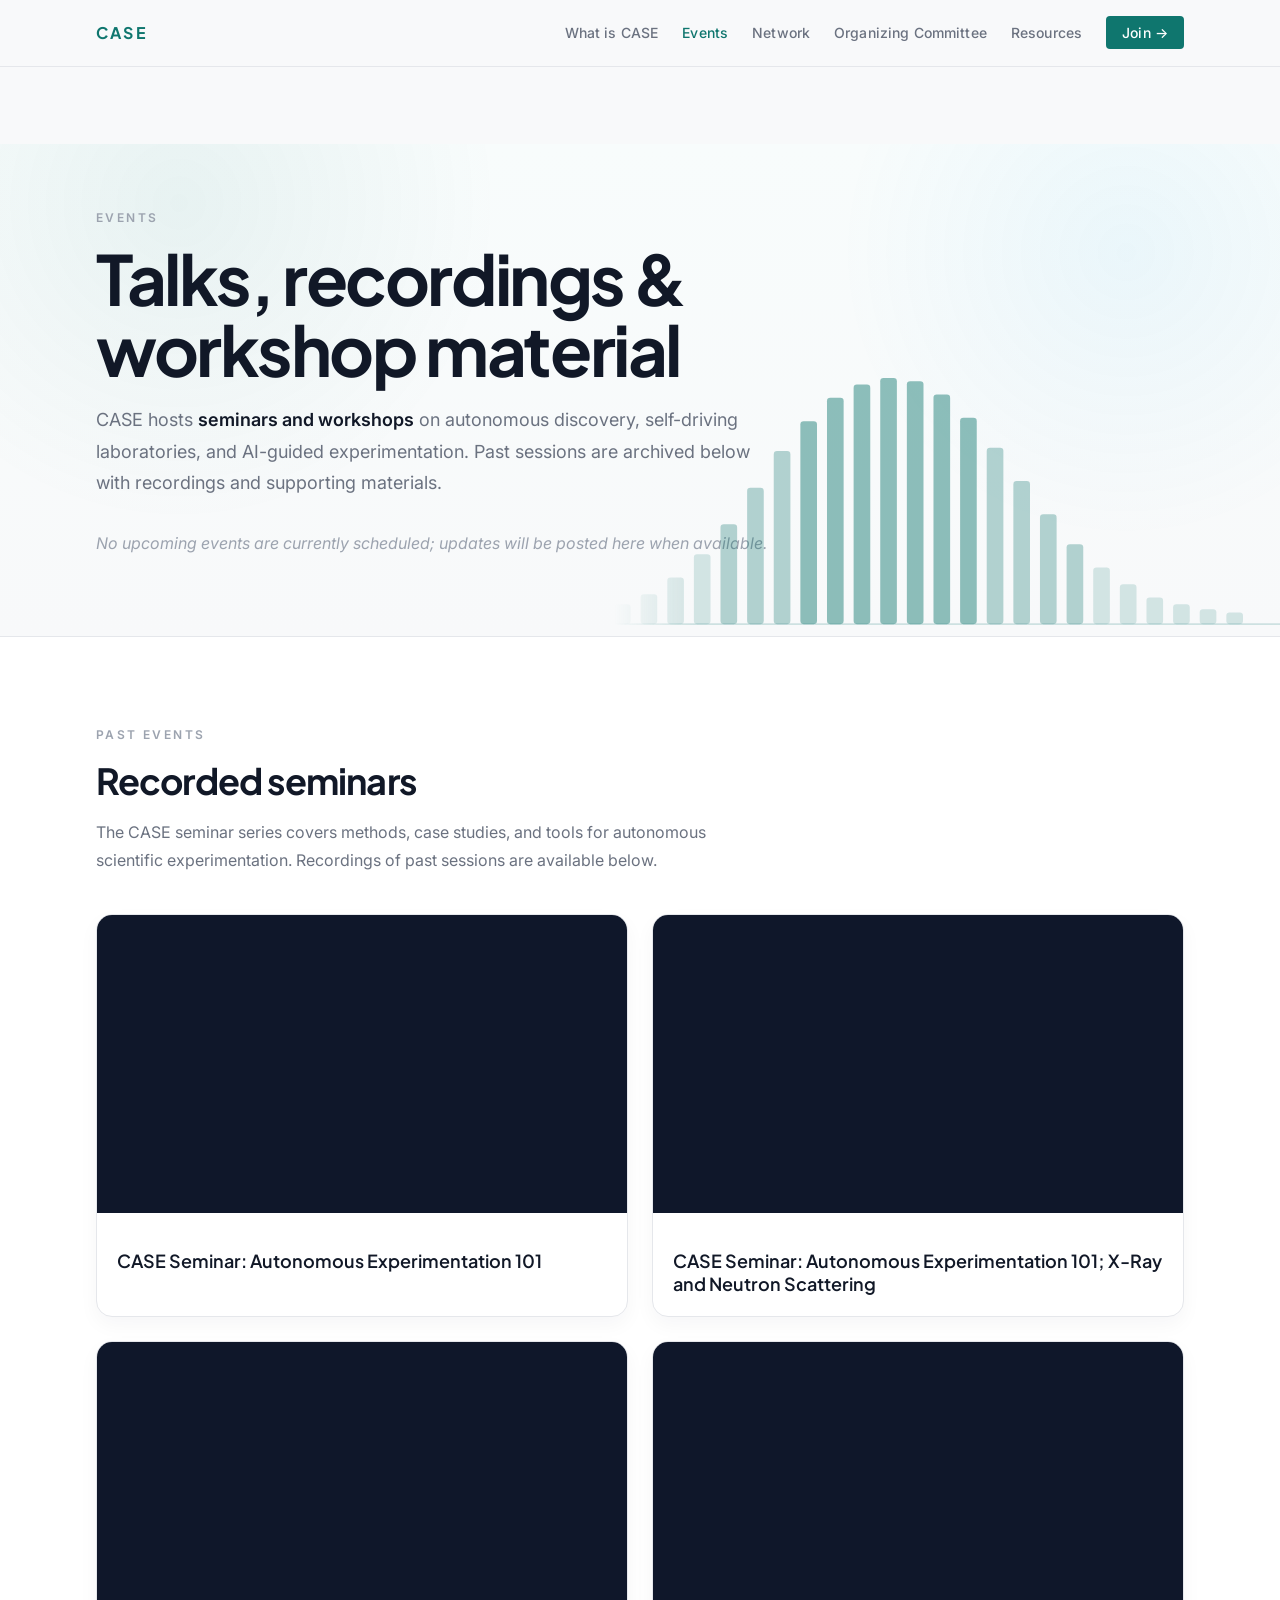
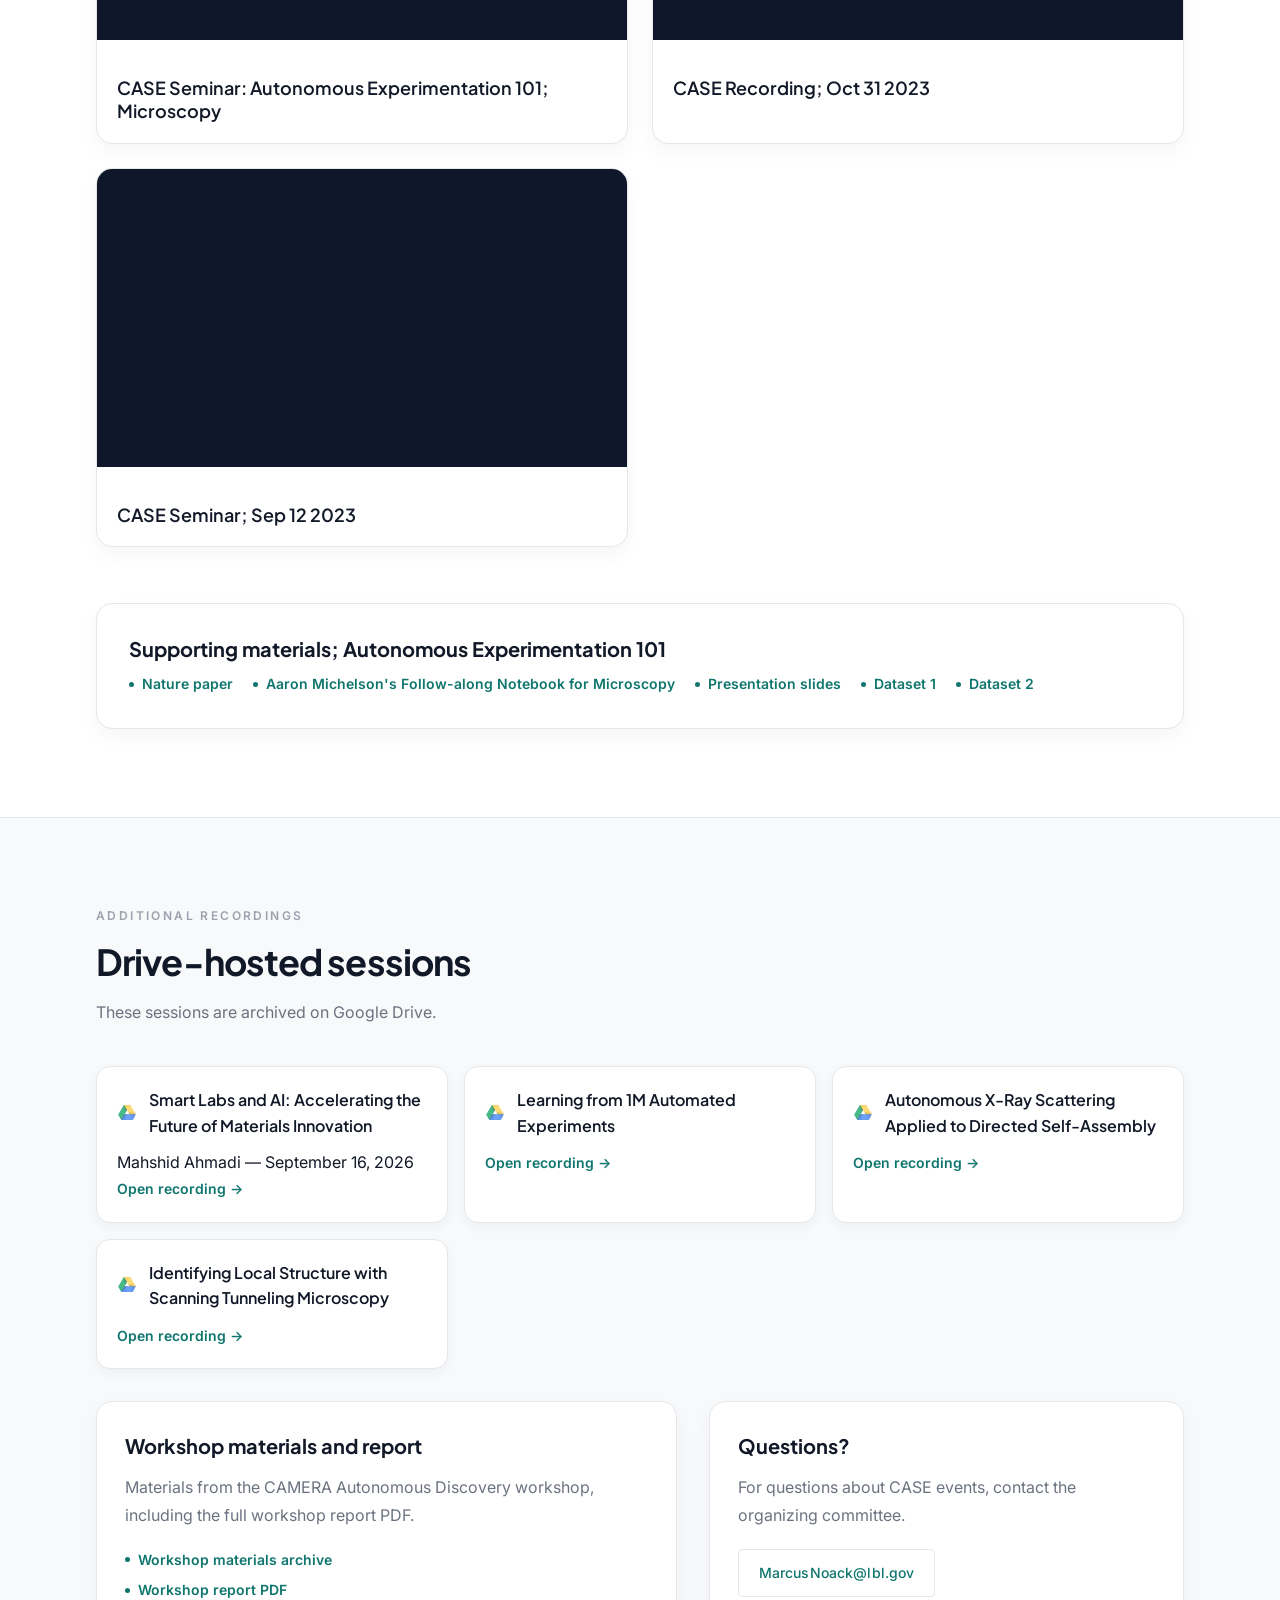
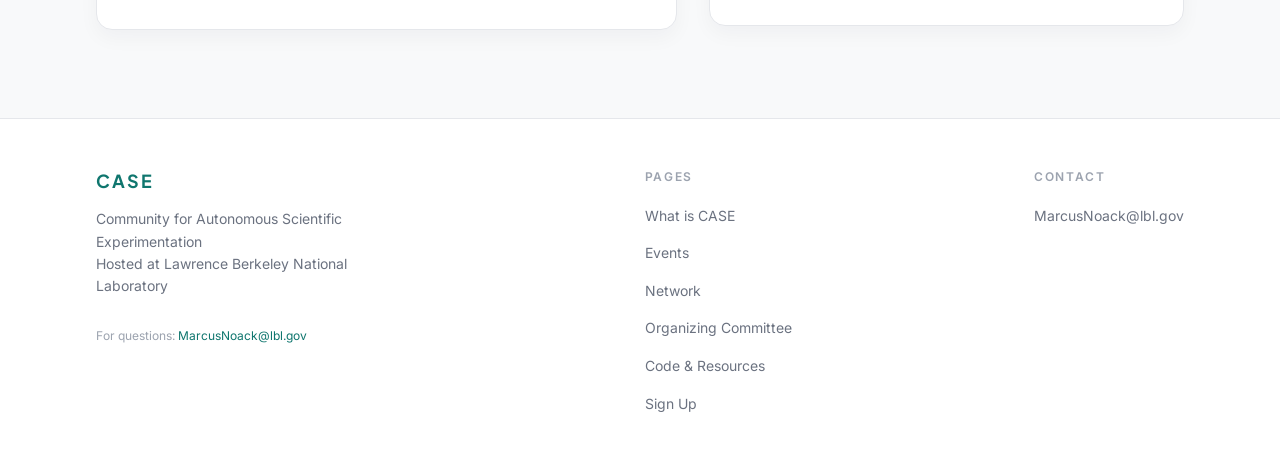
<file: events.html>
<!DOCTYPE html>
<html lang="en">
<head>
  <meta charset="UTF-8">
  <meta name="viewport" content="width=device-width, initial-scale=1.0">
  <title>Events | Community for Autonomous Scientific Experimentation</title>
  <meta name="description" content="CASE event recordings, seminar series, and workshop materials for autonomous scientific experimentation.">

  <link rel="preconnect" href="https://fonts.googleapis.com">
  <link rel="preconnect" href="https://fonts.gstatic.com" crossorigin>
  <link href="https://fonts.googleapis.com/css2?family=Inter:wght@400;500;600&family=Plus+Jakarta+Sans:wght@600;700&display=swap" rel="stylesheet">

  <link rel="stylesheet" href="css/tokens.css">
  <link rel="stylesheet" href="css/main.css">

  <style>
    .page-shell {
      padding-top: calc(var(--sp-24) + var(--sp-12));
      background: var(--color-bg);
    }

    /* ── Hero ── */
    .page-hero {
      position: relative;
      overflow: hidden;
      padding-block: var(--sp-16) var(--sp-20);
      border-bottom: 1px solid var(--color-border);
      background:
        radial-gradient(circle at 14% 12%, rgba(15, 118, 110, 0.07), transparent 20rem),
        radial-gradient(circle at 88% 22%, rgba(14, 165, 233, 0.06), transparent 18rem),
        linear-gradient(180deg, #f8fcfc 0%, #f8f9fa 100%);
    }

    .hero-title {
      font-family: var(--font-heading);
      font-size: clamp(2.8rem, 5.4vw, 5rem);
      font-weight: 700;
      line-height: 1.02;
      letter-spacing: -0.035em;
      margin-top: var(--sp-4);
      margin-bottom: var(--sp-5);
      max-width: 16ch;
    }

    .hero-copy {
      max-width: 62ch;
      font-size: var(--text-lg);
      line-height: 1.75;
      color: var(--color-text-muted);
    }

    .hero-copy strong {
      color: var(--color-text);
      font-weight: 600;
    }

    .upcoming-note {
      margin-top: var(--sp-8);
      font-size: var(--text-base);
      color: var(--color-text-subtle);
      font-style: italic;
    }

    /* ── Past events ── */
    .events-section {
      padding-block: var(--sp-22);
    }

    .events-section + .events-section {
      border-top: 1px solid var(--color-border);
    }

    .events-section--surface {
      background: var(--color-surface);
    }

    .section-intro {
      max-width: 64ch;
      color: var(--color-text-muted);
      line-height: 1.75;
      margin-top: var(--sp-3);
      margin-bottom: var(--sp-10);
    }

    /* ── Video grid ── */
    .video-grid {
      display: grid;
      grid-template-columns: repeat(2, minmax(0, 1fr));
      gap: var(--sp-6);
    }

    .video-card {
      display: flex;
      flex-direction: column;
      gap: var(--sp-4);
      background: var(--color-surface);
      border: 1px solid var(--color-border);
      border-radius: 1rem;
      overflow: hidden;
      box-shadow: 0 8px 20px rgba(15, 23, 42, 0.04);
    }

    .video-card__embed {
      position: relative;
      aspect-ratio: 16 / 9;
      background: #0f172a;
    }

    .video-card__embed iframe {
      position: absolute;
      inset: 0;
      width: 100%;
      height: 100%;
      border: 0;
    }

    .video-card__body {
      padding: var(--sp-5) var(--sp-5) var(--sp-5);
    }

    .video-card__title {
      font-family: var(--font-heading);
      font-size: var(--text-lg);
      font-weight: 600;
      line-height: 1.3;
      color: var(--color-text);
    }

    /* ── Seminar resources ── */
    .resources-block {
      margin-top: var(--sp-14);
      padding: var(--sp-8);
      background: var(--color-surface);
      border: 1px solid var(--color-border);
      border-radius: 1rem;
      box-shadow: 0 8px 20px rgba(15, 23, 42, 0.04);
    }

    .resources-block h3 {
      font-family: var(--font-heading);
      font-size: var(--text-xl);
      line-height: 1.25;
      margin-bottom: var(--sp-3);
    }

    .resources-block p {
      color: var(--color-text-muted);
      line-height: 1.7;
      margin-bottom: var(--sp-5);
    }

    .link-list {
      display: flex;
      flex-wrap: wrap;
      gap: var(--sp-2) var(--sp-5);
      list-style: none;
    }

    .link-list li {
      display: flex;
      align-items: center;
      gap: var(--sp-2);
    }

    .link-list li::before {
      content: '';
      display: block;
      width: 5px;
      height: 5px;
      border-radius: 50%;
      background: var(--color-accent);
      flex-shrink: 0;
    }

    .link-list a {
      color: var(--color-accent);
      font-weight: 600;
      text-decoration: none;
      font-size: var(--text-sm);
    }

    .link-list a:hover {
      text-decoration: underline;
    }

    /* ── Drive recordings ── */
    .drive-grid {
      display: grid;
      grid-template-columns: repeat(3, minmax(0, 1fr));
      gap: var(--sp-4);
      margin-top: var(--sp-8);
    }

    .drive-card {
      padding: var(--sp-5);
      background: var(--color-surface);
      border: 1px solid var(--color-border);
      border-radius: 0.875rem;
      box-shadow: 0 4px 12px rgba(15, 23, 42, 0.04);
    }

    .drive-card__header {
      display: flex;
      align-items: center;
      gap: var(--sp-3);
      margin-bottom: var(--sp-3);
    }

    .drive-card__header img {
      width: 1.25rem;
      height: 1.25rem;
      flex-shrink: 0;
      opacity: 0.75;
    }

    .drive-card__title {
      font-family: var(--font-heading);
      font-size: var(--text-base);
      font-weight: 600;
      color: var(--color-text);
    }

    .drive-card a {
      color: var(--color-accent);
      font-size: var(--text-sm);
      font-weight: 600;
      text-decoration: none;
    }

    .drive-card a:hover {
      text-decoration: underline;
    }

    /* ── Workshop section ── */
    .workshop-row {
      display: grid;
      grid-template-columns: minmax(0, 1.1fr) minmax(20rem, 0.9fr);
      gap: var(--sp-8);
      align-items: start;
      margin-top: var(--sp-8);
    }

    .workshop-card {
      padding: var(--sp-7);
      background: var(--color-surface);
      border: 1px solid var(--color-border);
      border-radius: 1rem;
      box-shadow: 0 8px 20px rgba(15, 23, 42, 0.04);
    }

    .workshop-card h3 {
      font-family: var(--font-heading);
      font-size: var(--text-xl);
      margin-bottom: var(--sp-3);
    }

    .workshop-card p {
      color: var(--color-text-muted);
      line-height: 1.7;
      margin-bottom: var(--sp-5);
    }

    .workshop-card .link-list {
      flex-direction: column;
    }

    @media (max-width: 900px) {
      .video-grid {
        grid-template-columns: 1fr;
      }

      .drive-grid {
        grid-template-columns: repeat(2, minmax(0, 1fr));
      }

      .workshop-row {
        grid-template-columns: 1fr;
      }
    }

    @media (max-width: 560px) {
      .drive-grid {
        grid-template-columns: 1fr;
      }
    }

    /* ── Hero spectrogram viz ── */
    .hero-viz {
      position: absolute;
      right: 0;
      top: 0;
      bottom: 0;
      width: 52%;
      pointer-events: none;
      display: flex;
      align-items: flex-end;
      -webkit-mask-image: linear-gradient(to right, transparent 0%, black 12%);
      mask-image: linear-gradient(to right, transparent 0%, black 12%);
      opacity: 0;
      animation: hero-viz-in 1s 0.25s ease forwards;
    }

    .hero-viz svg {
      width: 100%;
      height: 80%;
    }

    @keyframes hero-viz-in { to { opacity: 1; } }

    @media (prefers-reduced-motion: reduce) {
      .hero-viz { opacity: 1; animation: none; }
    }

    @media (max-width: 768px) {
      .hero-viz { width: 100%; opacity: 0.30; animation: none; }
    }
  </style>
</head>
<body>
  <nav class="site-nav is-scrolled" aria-label="Site navigation">
    <a class="nav-logo" href="index.html">CASE</a>
    <ul class="nav-links" role="list">
      <li><a href="what-is-case.html">What is CASE</a></li>
      <li><a href="events.html" aria-current="page">Events</a></li>
      <li><a href="network.html">Network</a></li>
      <li><a href="committee.html">Organizing Committee</a></li>
      <li><a href="resources.html">Resources</a></li>
      <li><a class="nav-cta" href="signup.html">Join &rarr;</a></li>
    </ul>
  </nav>

  <main class="page-shell">
    <section class="page-hero">
      <div class="hero-viz" aria-hidden="true">
        <!-- Spectrogram bars — bell-curve distribution evoking recorded talks & signal data -->
        <svg viewBox="0 0 400 170" fill="none" xmlns="http://www.w3.org/2000/svg" preserveAspectRatio="xMaxYMax meet">
          <!-- Baseline -->
          <line x1="-10" y1="163" x2="410" y2="163" stroke="rgba(15,118,110,0.18)" stroke-width="1"/>
          <!-- Bars: low (h<60) -->
          <rect x="0"   y="151" width="10" height="12" rx="2" fill="rgba(15,118,110,0.16)"/>
          <rect x="16"  y="145" width="10" height="18" rx="2" fill="rgba(15,118,110,0.16)"/>
          <rect x="32"  y="135" width="10" height="28" rx="2" fill="rgba(15,118,110,0.16)"/>
          <rect x="48"  y="121" width="10" height="42" rx="2" fill="rgba(15,118,110,0.16)"/>
          <!-- Bars: mid (h 60–120) -->
          <rect x="64"  y="103" width="10" height="60"  rx="2" fill="rgba(15,118,110,0.30)"/>
          <rect x="80"  y="81"  width="10" height="82"  rx="2" fill="rgba(15,118,110,0.30)"/>
          <rect x="96"  y="59"  width="10" height="104" rx="2" fill="rgba(15,118,110,0.30)"/>
          <!-- Bars: peak (h >120) -->
          <rect x="112" y="41"  width="10" height="122" rx="2" fill="rgba(15,118,110,0.46)"/>
          <rect x="128" y="27"  width="10" height="136" rx="2" fill="rgba(15,118,110,0.46)"/>
          <rect x="144" y="19"  width="10" height="144" rx="2" fill="rgba(15,118,110,0.46)"/>
          <rect x="160" y="15"  width="10" height="148" rx="2" fill="rgba(15,118,110,0.46)"/>
          <rect x="176" y="17"  width="10" height="146" rx="2" fill="rgba(15,118,110,0.46)"/>
          <rect x="192" y="25"  width="10" height="138" rx="2" fill="rgba(15,118,110,0.46)"/>
          <rect x="208" y="39"  width="10" height="124" rx="2" fill="rgba(15,118,110,0.46)"/>
          <!-- Bars: mid (descending) -->
          <rect x="224" y="57"  width="10" height="106" rx="2" fill="rgba(15,118,110,0.30)"/>
          <rect x="240" y="77"  width="10" height="86"  rx="2" fill="rgba(15,118,110,0.30)"/>
          <rect x="256" y="97"  width="10" height="66"  rx="2" fill="rgba(15,118,110,0.30)"/>
          <rect x="272" y="115" width="10" height="48"  rx="2" fill="rgba(15,118,110,0.30)"/>
          <!-- Bars: low (tail) -->
          <rect x="288" y="129" width="10" height="34" rx="2" fill="rgba(15,118,110,0.16)"/>
          <rect x="304" y="139" width="10" height="24" rx="2" fill="rgba(15,118,110,0.16)"/>
          <rect x="320" y="147" width="10" height="16" rx="2" fill="rgba(15,118,110,0.16)"/>
          <rect x="336" y="151" width="10" height="12" rx="2" fill="rgba(15,118,110,0.16)"/>
          <rect x="352" y="154" width="10" height="9"  rx="2" fill="rgba(15,118,110,0.16)"/>
          <rect x="368" y="156" width="10" height="7"  rx="2" fill="rgba(15,118,110,0.16)"/>
        </svg>
      </div>
      <div class="container">
        <p class="section-label">Events</p>
        <h1 class="hero-title">Talks, recordings &amp; workshop material</h1>
        <p class="hero-copy">
          CASE hosts <strong>seminars and workshops</strong> on autonomous discovery,
          self-driving laboratories, and AI-guided experimentation. Past sessions are
          archived below with recordings and supporting materials.
        </p>
        <p class="upcoming-note">No upcoming events are currently scheduled; updates will be posted here when available.</p>
      </div>
    </section>

    <!-- Past event recordings -->
    <section class="events-section events-section--surface">
      <div class="container">
        <p class="section-label">Past Events</p>
        <h2 class="section-heading">Recorded seminars</h2>
        <p class="section-intro">
          The CASE seminar series covers methods, case studies, and tools for autonomous scientific
          experimentation. Recordings of past sessions are available below.
        </p>

        <div class="video-grid">
          <article class="video-card">
            <div class="video-card__embed">
              <iframe
                src="https://www.youtube-nocookie.com/embed/OyRwwe-K-nY"
                title="CASE Seminar: Autonomous Experimentation 101"
                allow="accelerometer; autoplay; clipboard-write; encrypted-media; gyroscope; picture-in-picture; web-share"
                allowfullscreen
              ></iframe>
            </div>
            <div class="video-card__body">
              <div class="video-card__title">CASE Seminar: Autonomous Experimentation 101</div>
            </div>
          </article>

          <article class="video-card">
            <div class="video-card__embed">
              <iframe
                src="https://www.youtube-nocookie.com/embed/ixNeONyvYNE"
                title="CASE Seminar: Autonomous Experimentation 101 - X-Ray and Neutron Scattering"
                allow="accelerometer; autoplay; clipboard-write; encrypted-media; gyroscope; picture-in-picture; web-share"
                allowfullscreen
              ></iframe>
            </div>
            <div class="video-card__body">
              <div class="video-card__title">CASE Seminar: Autonomous Experimentation 101; X-Ray and Neutron Scattering</div>
            </div>
          </article>

          <article class="video-card">
            <div class="video-card__embed">
              <iframe
                src="https://www.youtube-nocookie.com/embed/kxg8G27sPlk"
                title="CASE Seminar: Autonomous Experimentation 101 - Microscopy"
                allow="accelerometer; autoplay; clipboard-write; encrypted-media; gyroscope; picture-in-picture; web-share"
                allowfullscreen
              ></iframe>
            </div>
            <div class="video-card__body">
              <div class="video-card__title">CASE Seminar: Autonomous Experimentation 101; Microscopy</div>
            </div>
          </article>

          <article class="video-card">
            <div class="video-card__embed">
              <iframe
                src="https://www.youtube-nocookie.com/embed/xZDlbIw0ZHk"
                title="CASE Recording Oct 31 2023"
                allow="accelerometer; autoplay; clipboard-write; encrypted-media; gyroscope; picture-in-picture; web-share"
                allowfullscreen
              ></iframe>
            </div>
            <div class="video-card__body">
              <div class="video-card__title">CASE Recording; Oct 31 2023</div>
            </div>
          </article>

          <article class="video-card">
            <div class="video-card__embed">
              <iframe
                src="https://www.youtube-nocookie.com/embed/0F6F2k-U36A"
                title="CASE Seminar Sep 12 2023"
                allow="accelerometer; autoplay; clipboard-write; encrypted-media; gyroscope; picture-in-picture; web-share"
                allowfullscreen
              ></iframe>
            </div>
            <div class="video-card__body">
              <div class="video-card__title">CASE Seminar; Sep 12 2023</div>
            </div>
          </article>
        </div>

        <div class="resources-block">
          <h3>Supporting materials; Autonomous Experimentation 101</h3>
          <ul class="link-list" role="list">
            <li><a href="https://www.nature.com/articles/s41524-022-00777-9" target="_blank" rel="noreferrer">Nature paper</a></li>
            <li><a href="https://drive.google.com/file/d/1iNUdHSzEiEYC7Pie_v9osq5MfkKzSspA/view?usp=share_link" target="_blank" rel="noreferrer">Aaron Michelson's Follow-along Notebook for Microscopy</a></li>
            <li><a href="https://drive.google.com/file/d/1JCiVbIY1p4CL1l5nbWZBYqV-61tF5sdW/view?usp=share_link" target="_blank" rel="noreferrer">Presentation slides</a></li>
            <li><a href="https://drive.google.com/file/d/1Bndp8o4sqinpkg4kjmnykogrIoA9Tppv/view?usp=share_link" target="_blank" rel="noreferrer">Dataset 1</a></li>
            <li><a href="https://drive.google.com/file/d/1Ch-COu_L5JNLEdxhPT2yt4DP-r_ML50X/view?usp=share_link" target="_blank" rel="noreferrer">Dataset 2</a></li>
          </ul>
        </div>
      </div>
    </section>

    <!-- Drive-only recordings and workshop -->
    <section class="events-section">
      <div class="container">
        <p class="section-label">Additional recordings</p>
        <h2 class="section-heading">Drive-hosted sessions</h2>
        <p class="section-intro">
          These sessions are archived on Google Drive.
        </p>

        <div class="drive-grid">
          <div class="drive-card">
            <div class="drive-card__header">
              <img src="assets/resources/drive-32.png" alt="">
              <div class="drive-card__title">Smart Labs and AI: Accelerating the Future of Materials Innovation</div>
            </div>
            <p>Mahshid Ahmadi &mdash; <time datetime="2026-09-16">September 16, 2026</time></p>
            <a href="https://drive.google.com/file/d/12aavtbSHT2yI6IkKyxNHYXLp2kUBN3n7/view" target="_blank" rel="noreferrer">Open recording &rarr;</a>
          </div>
          <div class="drive-card">
            <div class="drive-card__header">
              <img src="assets/resources/drive-32.png" alt="">
              <div class="drive-card__title">Learning from 1M Automated Experiments</div>
            </div>
            <a href="https://drive.google.com/file/d/1dXv69yFxl4bX5h8bIr0qSu-NL8l9JBb5/view" target="_blank" rel="noreferrer">Open recording &rarr;</a>
          </div>
          <div class="drive-card">
            <div class="drive-card__header">
              <img src="assets/resources/drive-32.png" alt="">
              <div class="drive-card__title">Autonomous X-Ray Scattering Applied to Directed Self-Assembly</div>
            </div>
            <a href="https://drive.google.com/file/d/1nbhr3iuWP4znO8nyOGe-jZ5wB8ydwrmV/view" target="_blank" rel="noreferrer">Open recording &rarr;</a>
          </div>
          <div class="drive-card">
            <div class="drive-card__header">
              <img src="assets/resources/drive-32.png" alt="">
              <div class="drive-card__title">Identifying Local Structure with Scanning Tunneling Microscopy</div>
            </div>
            <a href="https://drive.google.com/file/d/1klZ2fpDyDWNjDhuHZGVXfMQo-ofbaRsI/view" target="_blank" rel="noreferrer">Open recording &rarr;</a>
          </div>
        </div>

        <div class="workshop-row">
          <div class="workshop-card">
            <h3>Workshop materials and report</h3>
            <p>
              Materials from the CAMERA Autonomous Discovery workshop, including the full
              workshop report PDF.
            </p>
            <ul class="link-list" role="list">
              <li><a href="https://autonomous-discovery.lbl.gov/material" target="_blank" rel="noreferrer">Workshop materials archive</a></li>
              <li><a href="https://drive.google.com/file/d/13u2uZMN9wENQxoAsb9c0F4yea19bpNgH/view" target="_blank" rel="noreferrer">Workshop report PDF</a></li>
            </ul>
          </div>

          <div class="workshop-card">
            <h3>Questions?</h3>
            <p>
              For questions about CASE events, contact the organizing committee.
            </p>
            <a href="mailto:MarcusNoack@lbl.gov" class="btn btn--ghost">MarcusNoack@lbl.gov</a>
          </div>
        </div>
      </div>
    </section>
  </main>

  <footer class="site-footer">
    <div class="container">
      <div class="footer-brand">
        <span class="footer-logo">CASE</span>
        <p class="footer-tagline">
          Community for Autonomous Scientific Experimentation<br>
          Hosted at Lawrence Berkeley National Laboratory
        </p>
        <p class="footer-meta">
          For questions: <a href="mailto:MarcusNoack@lbl.gov">MarcusNoack@lbl.gov</a>
        </p>
      </div>

      <div class="footer-col">
        <h4>Pages</h4>
        <ul role="list">
          <li><a href="what-is-case.html">What is CASE</a></li>
          <li><a href="events.html" aria-current="page">Events</a></li>
          <li><a href="network.html">Network</a></li>
          <li><a href="committee.html">Organizing Committee</a></li>
          <li><a href="resources.html">Code &amp; Resources</a></li>
          <li><a href="signup.html">Sign Up</a></li>
        </ul>
      </div>

      <div class="footer-col">
        <h4>Contact</h4>
        <ul role="list">
          <li><a href="mailto:MarcusNoack@lbl.gov">MarcusNoack@lbl.gov</a></li>
        </ul>
      </div>
    </div>
  </footer>
</body>
</html>
</file>
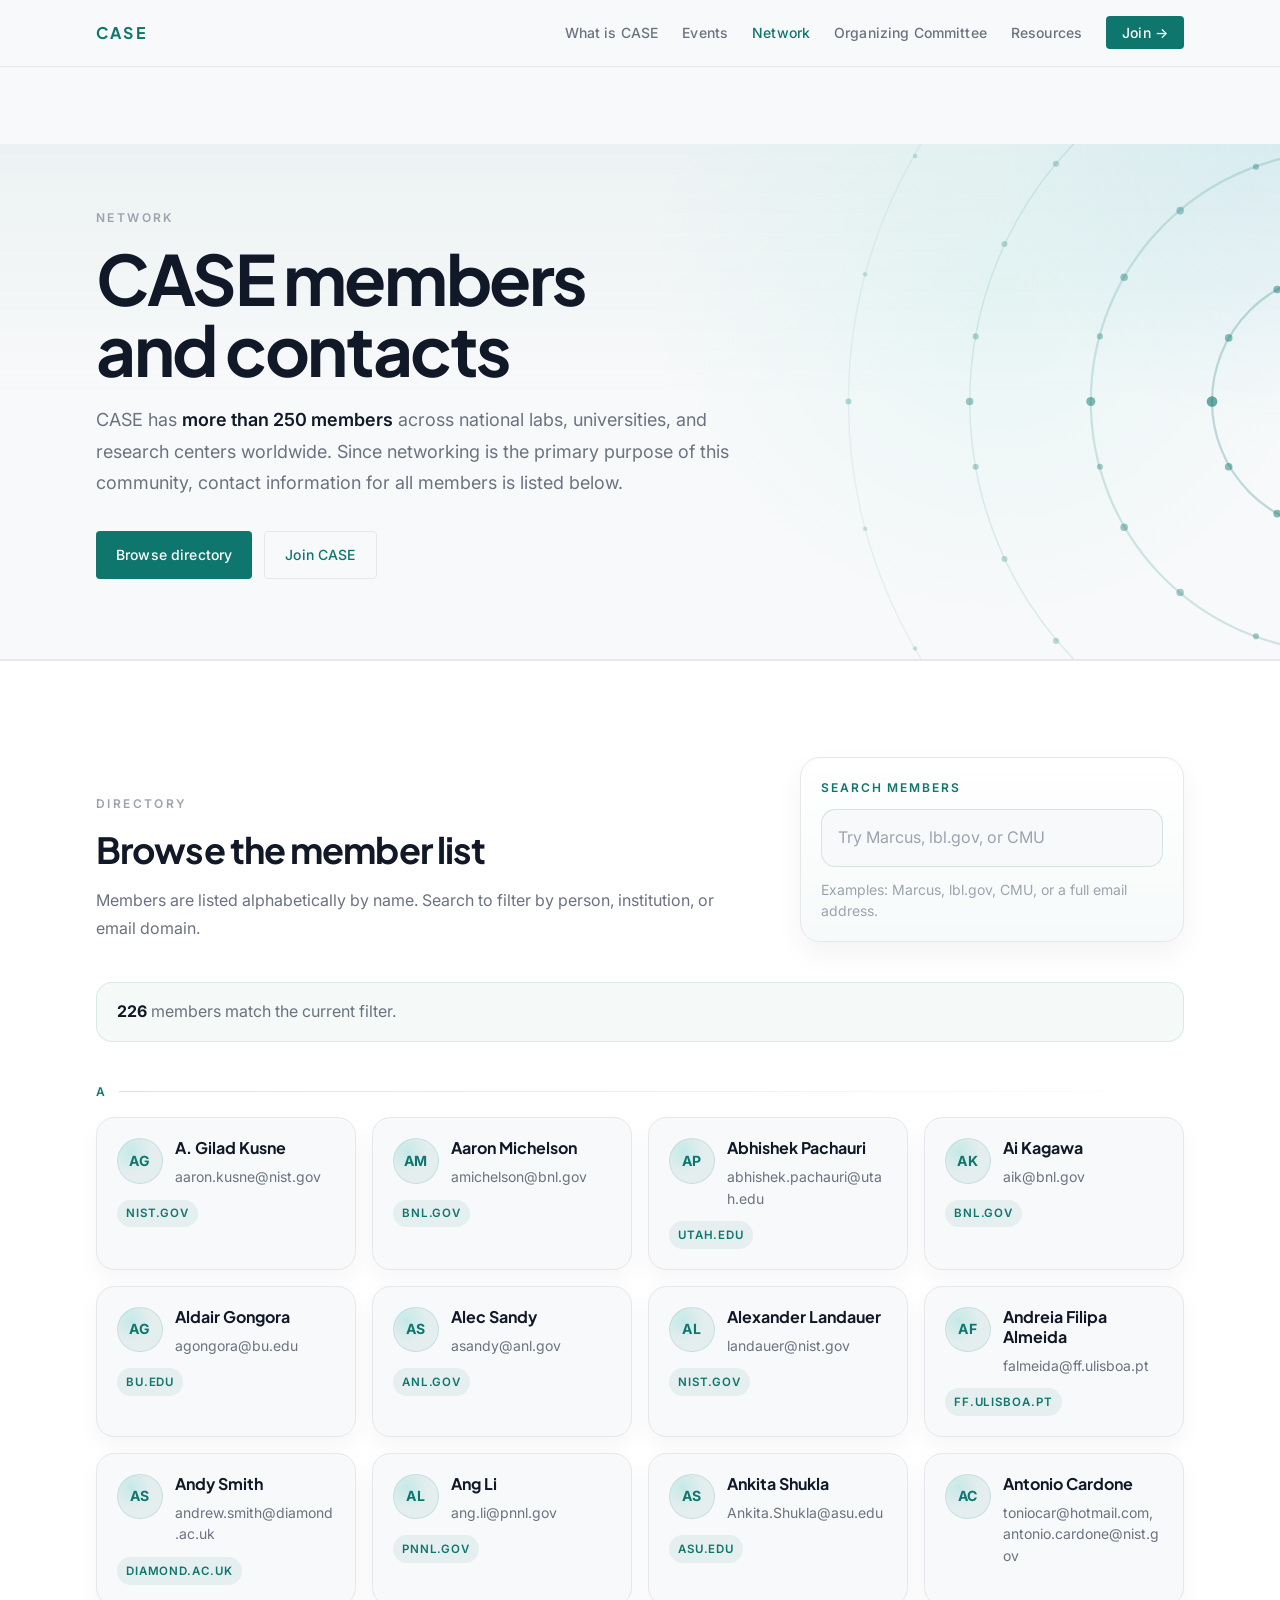
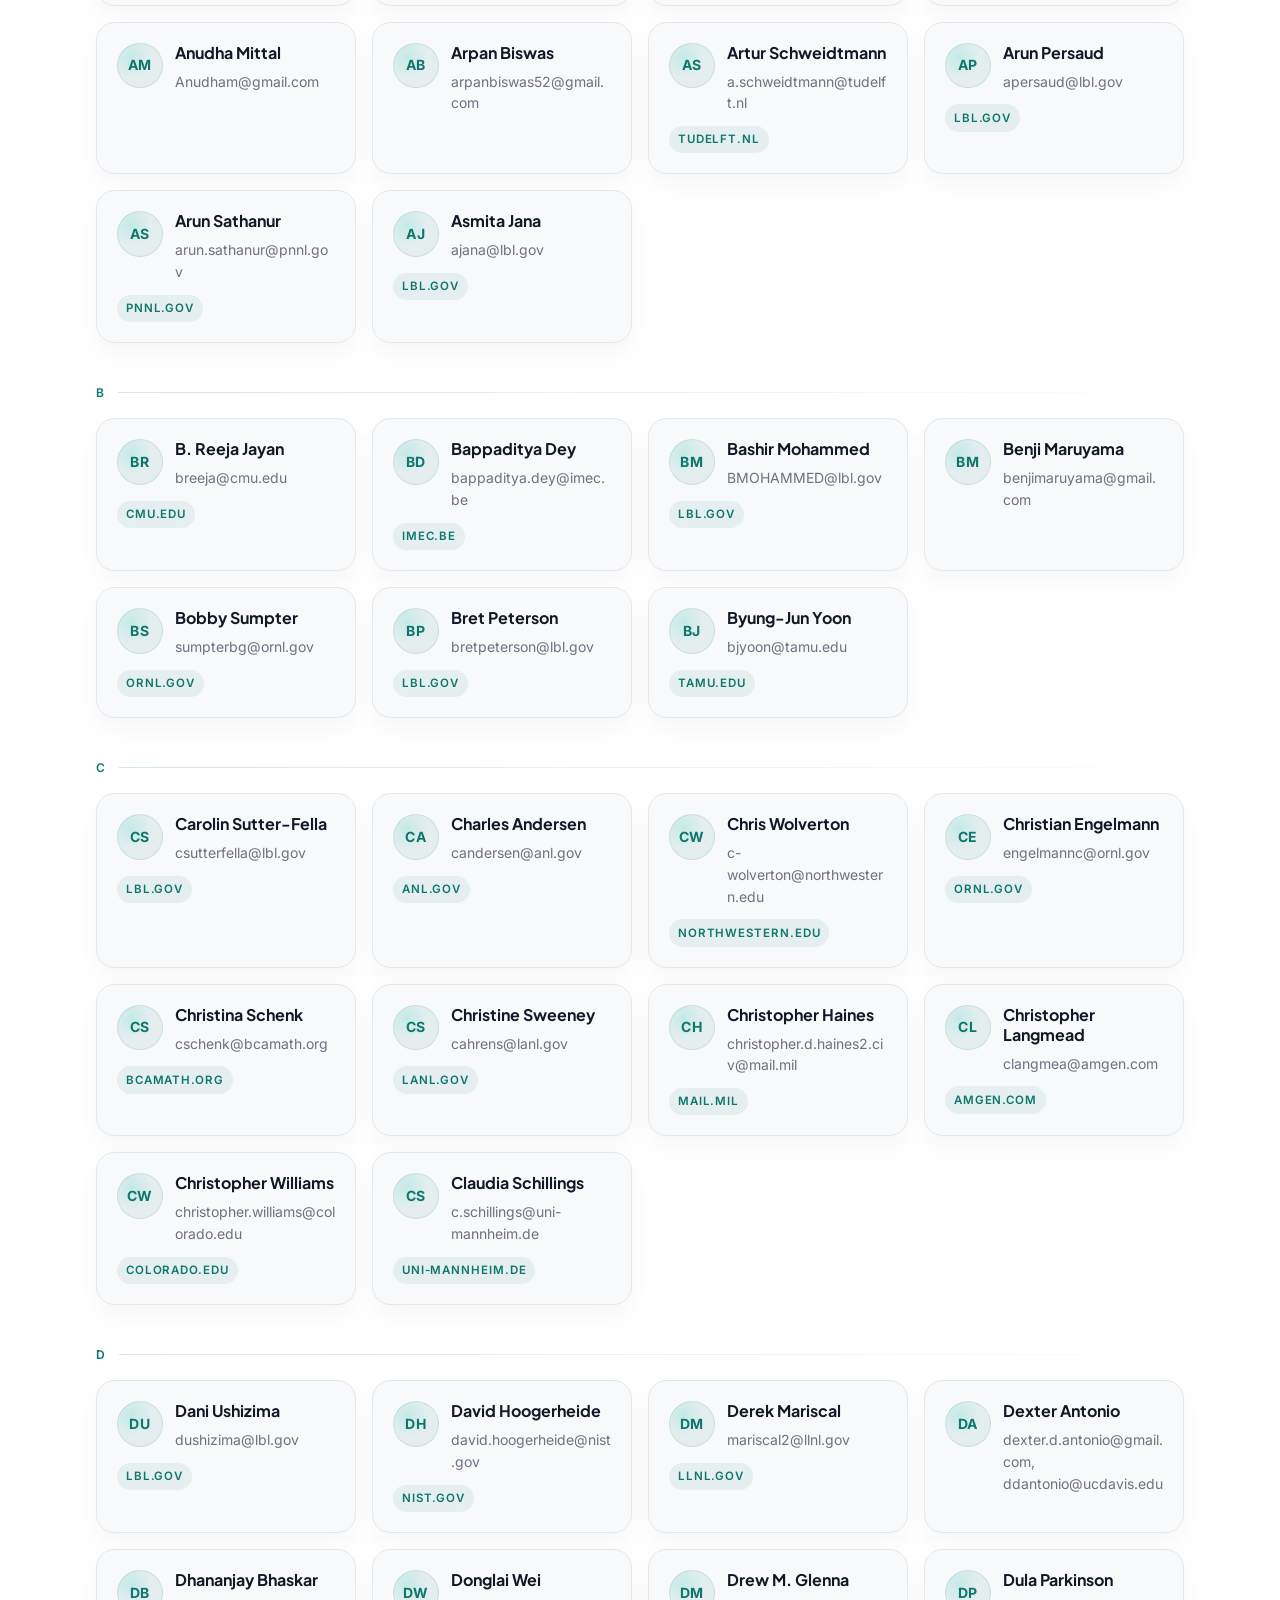
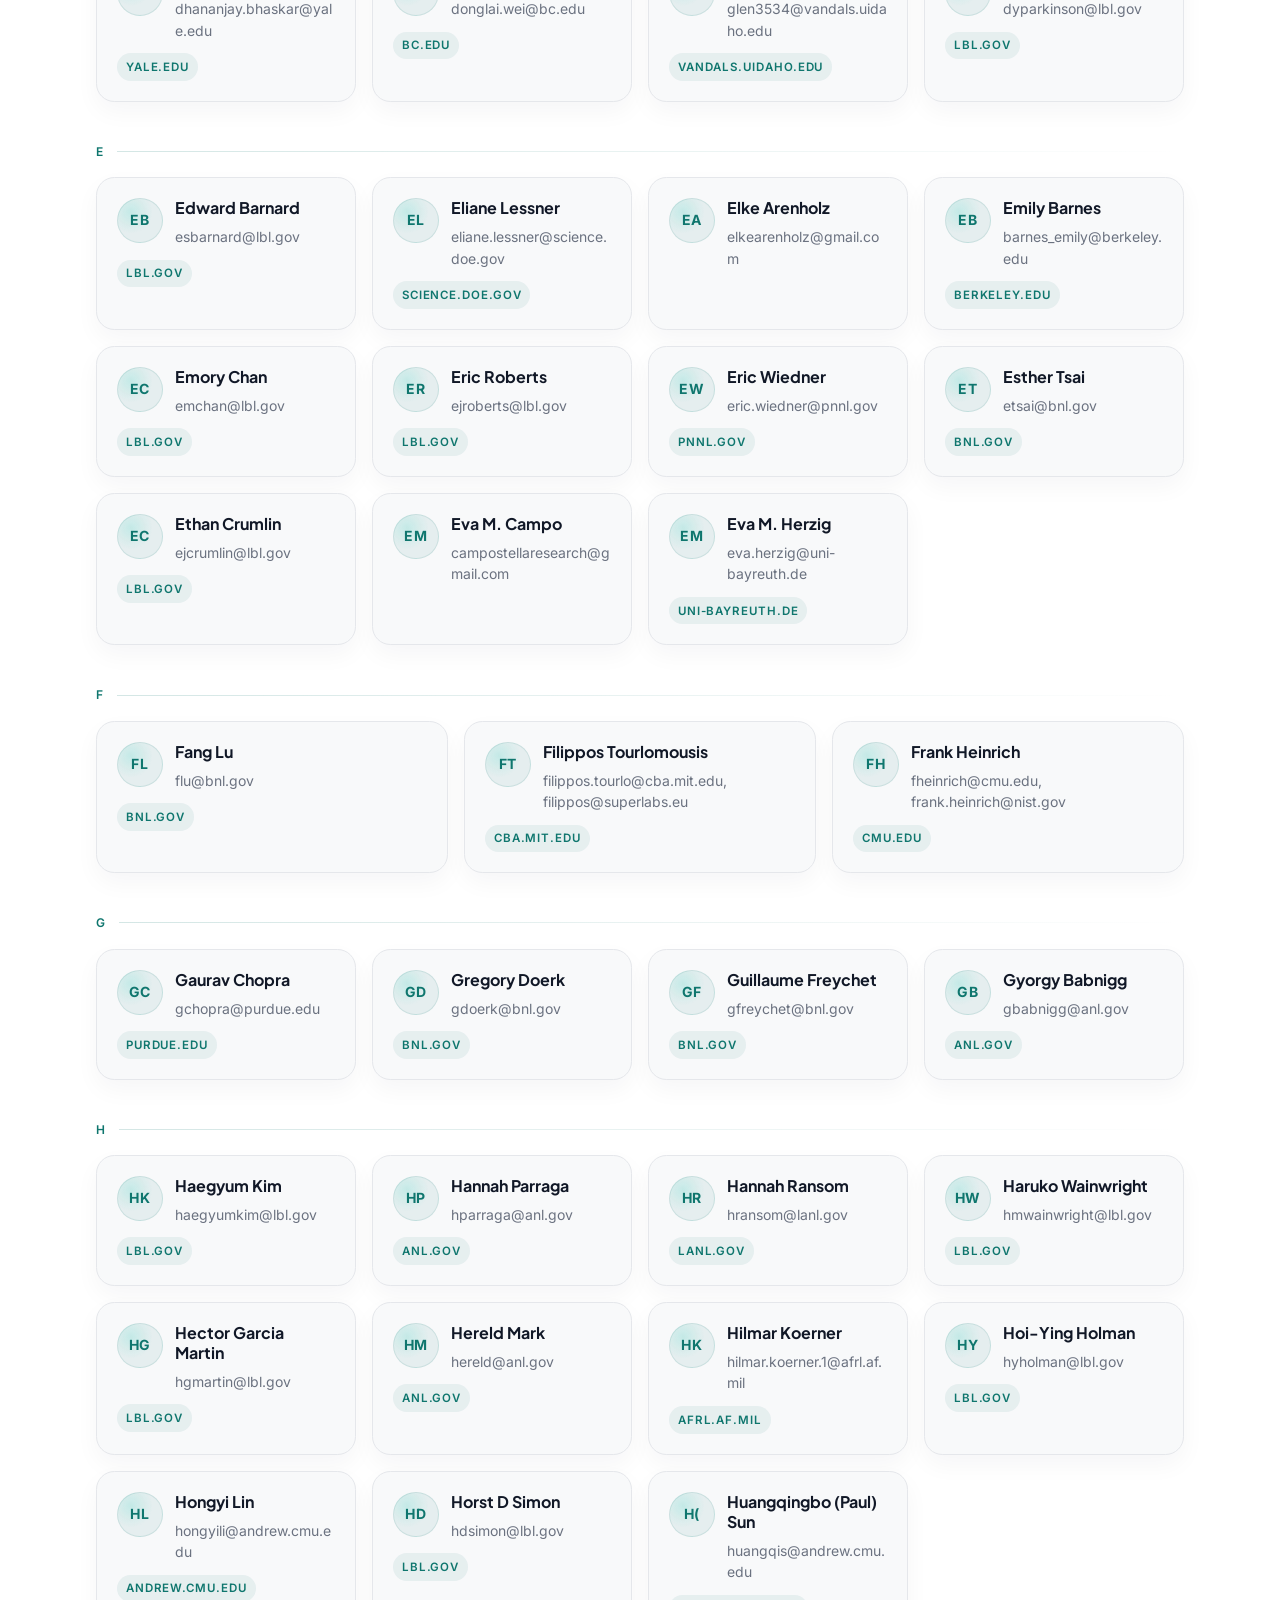
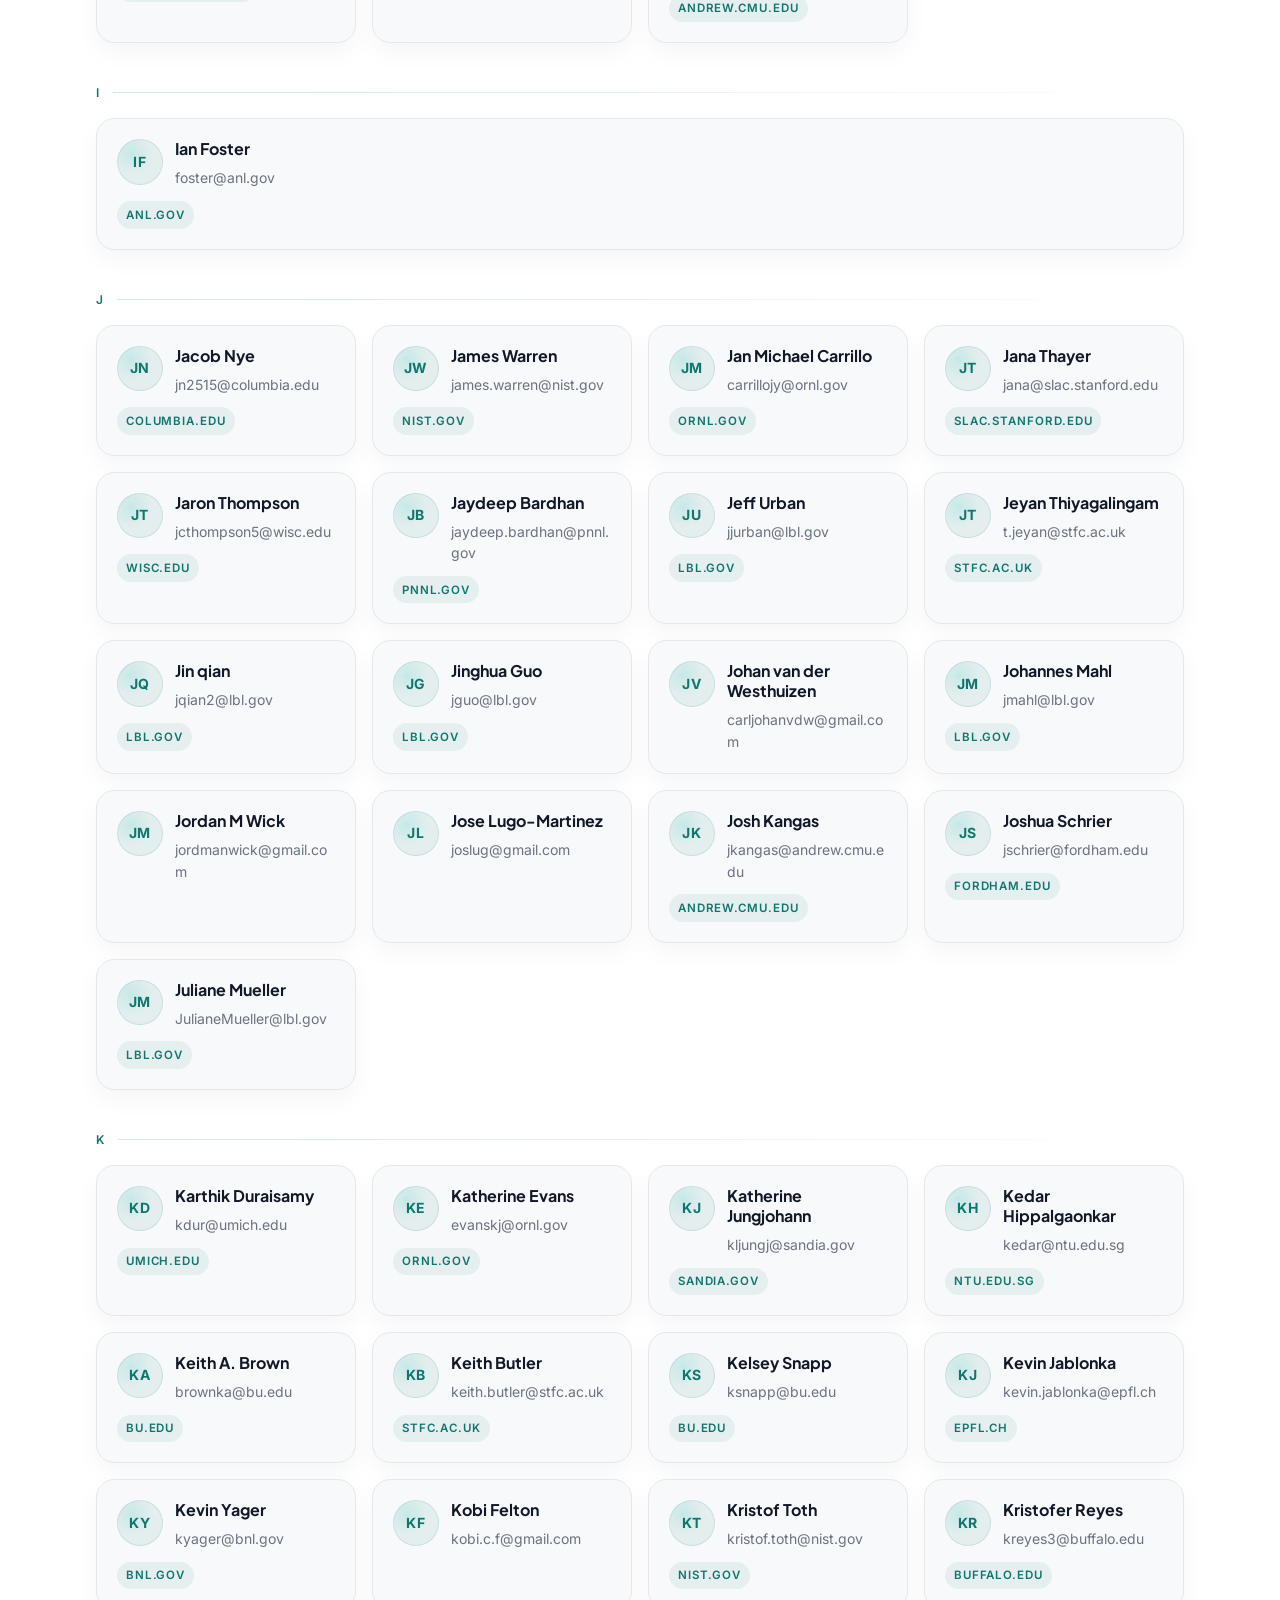
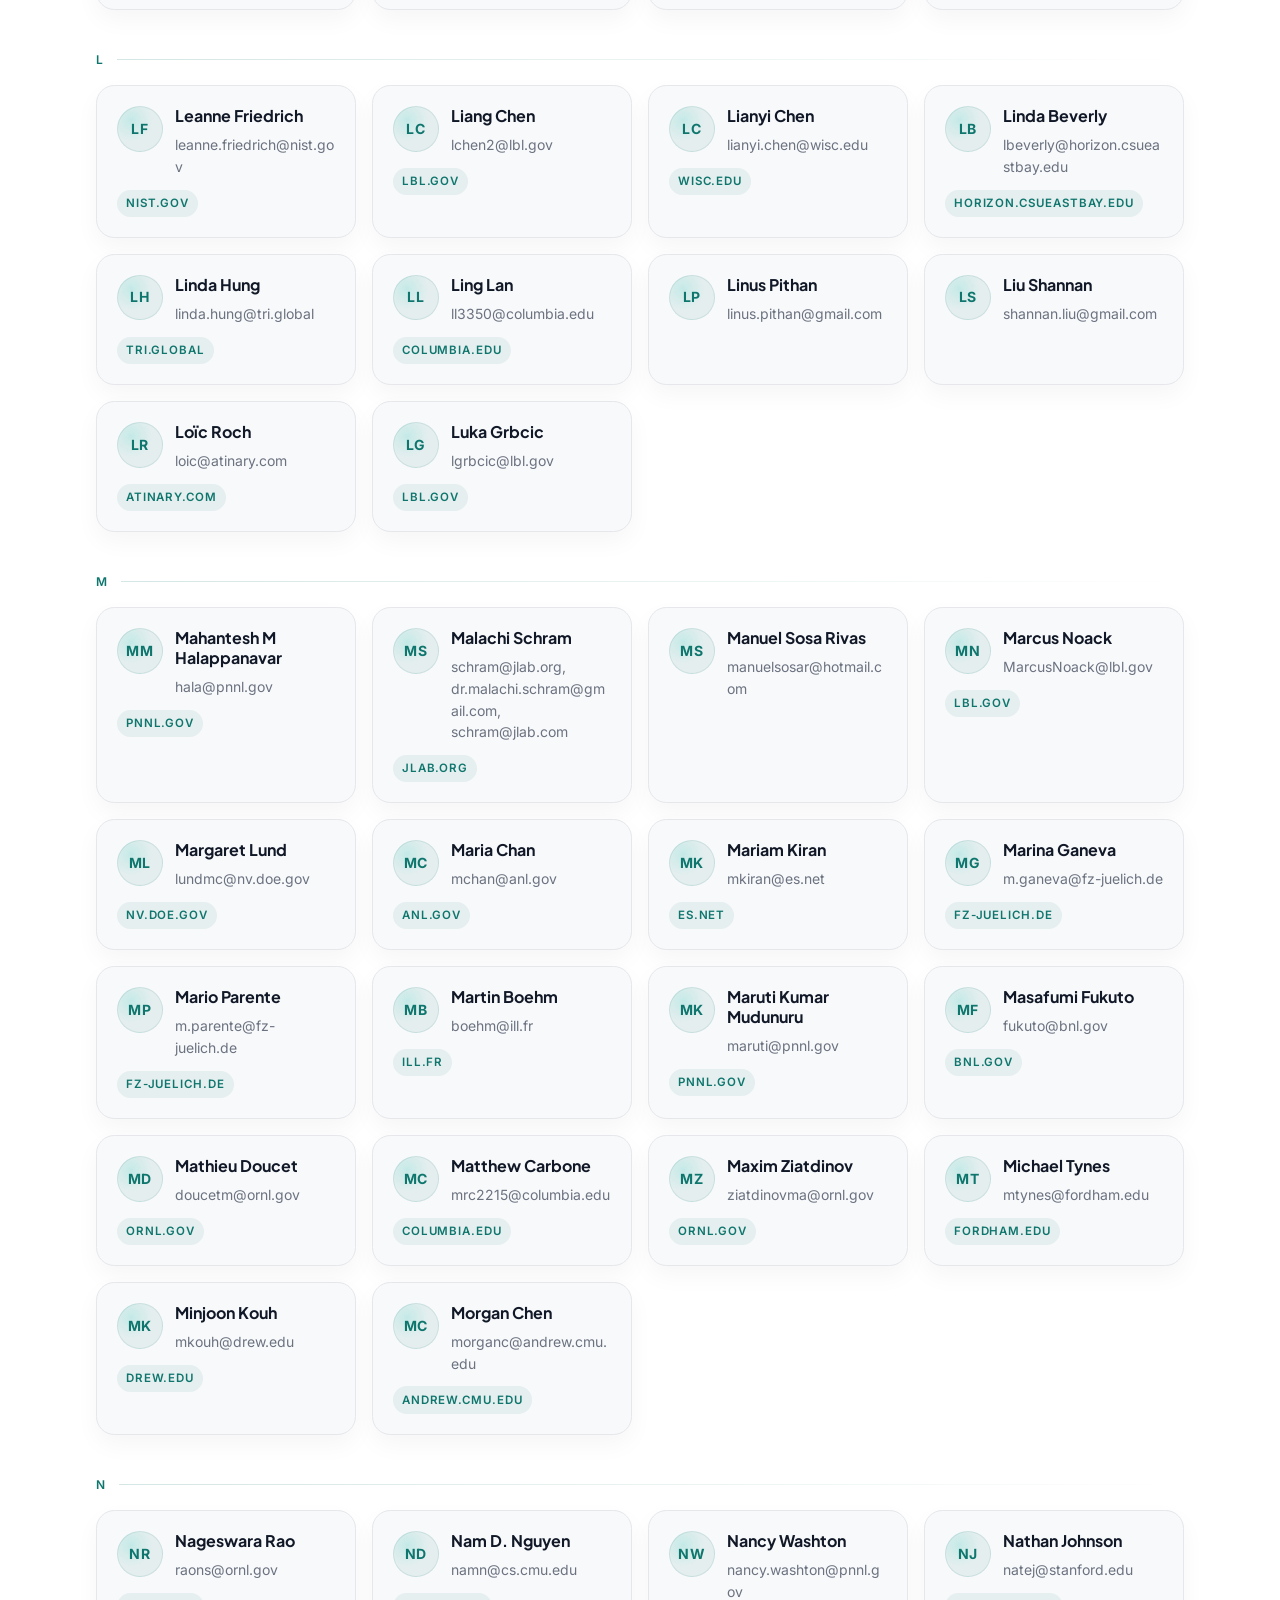
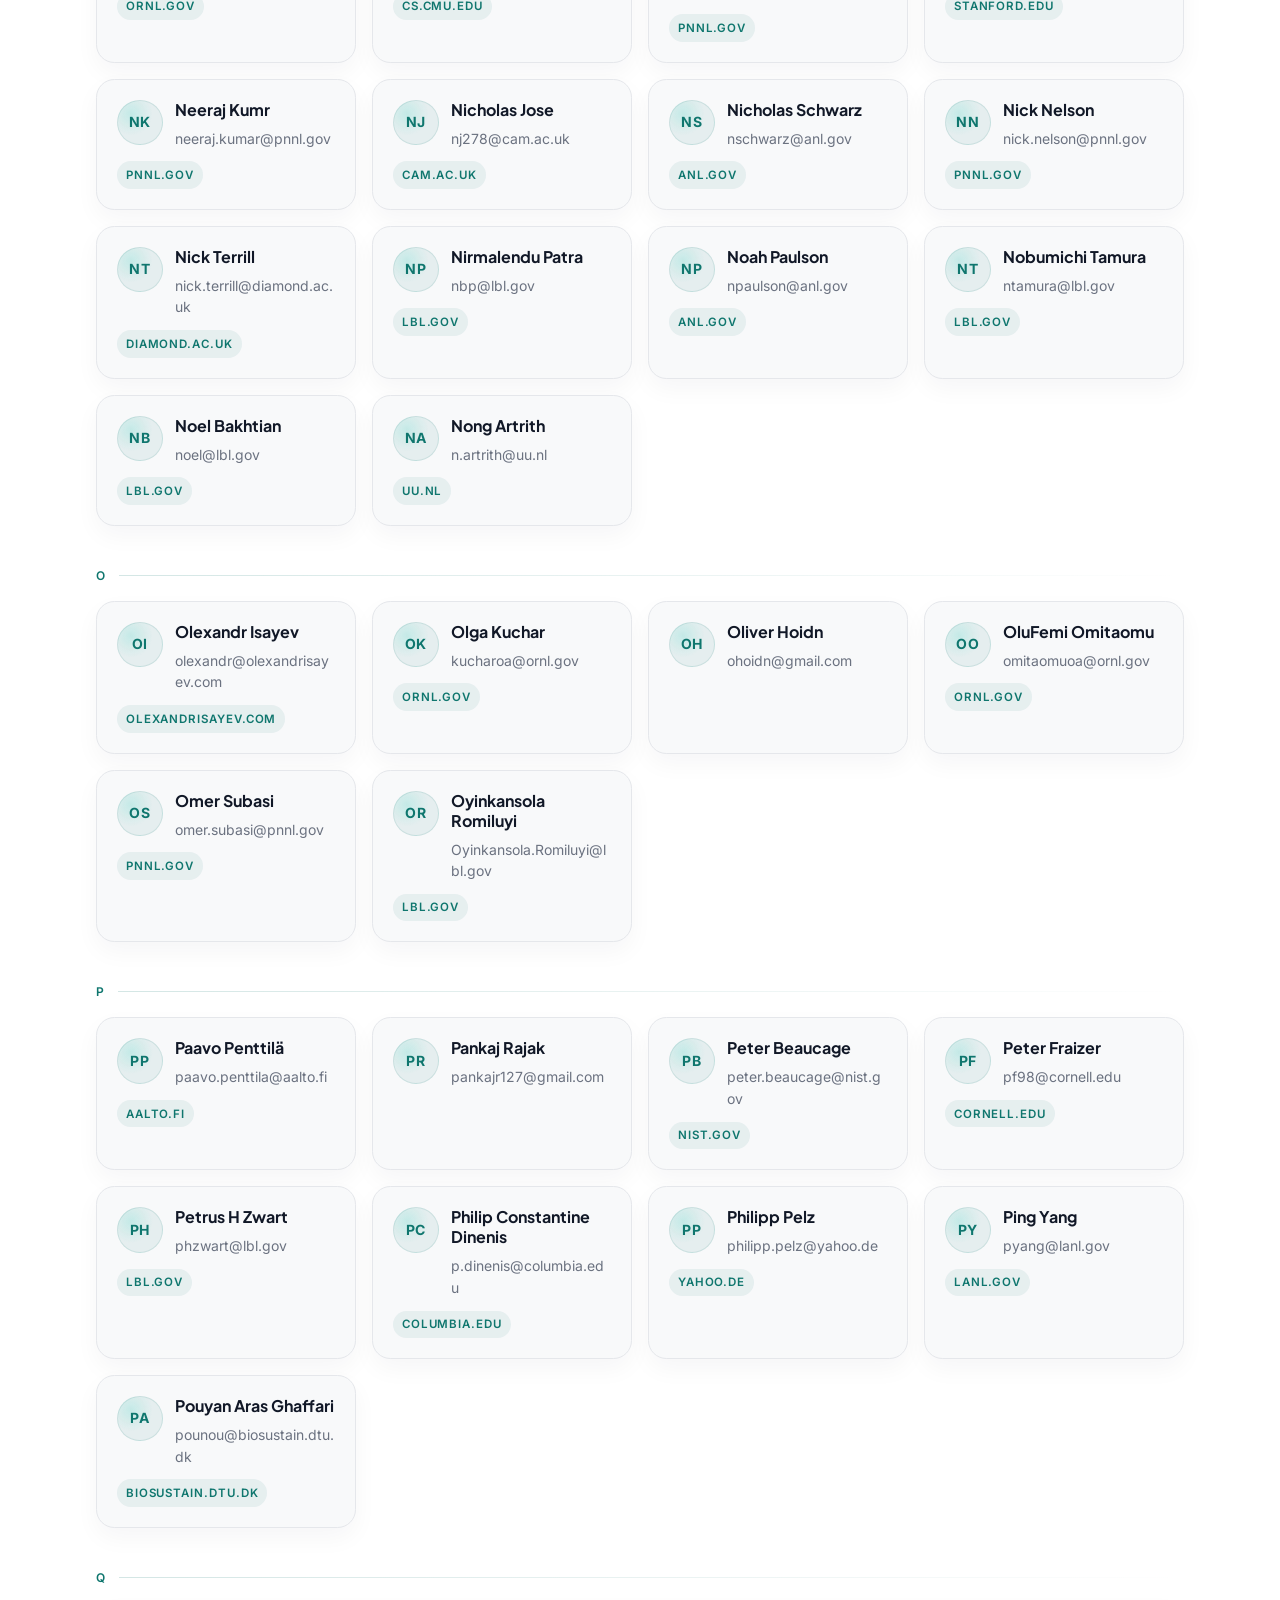
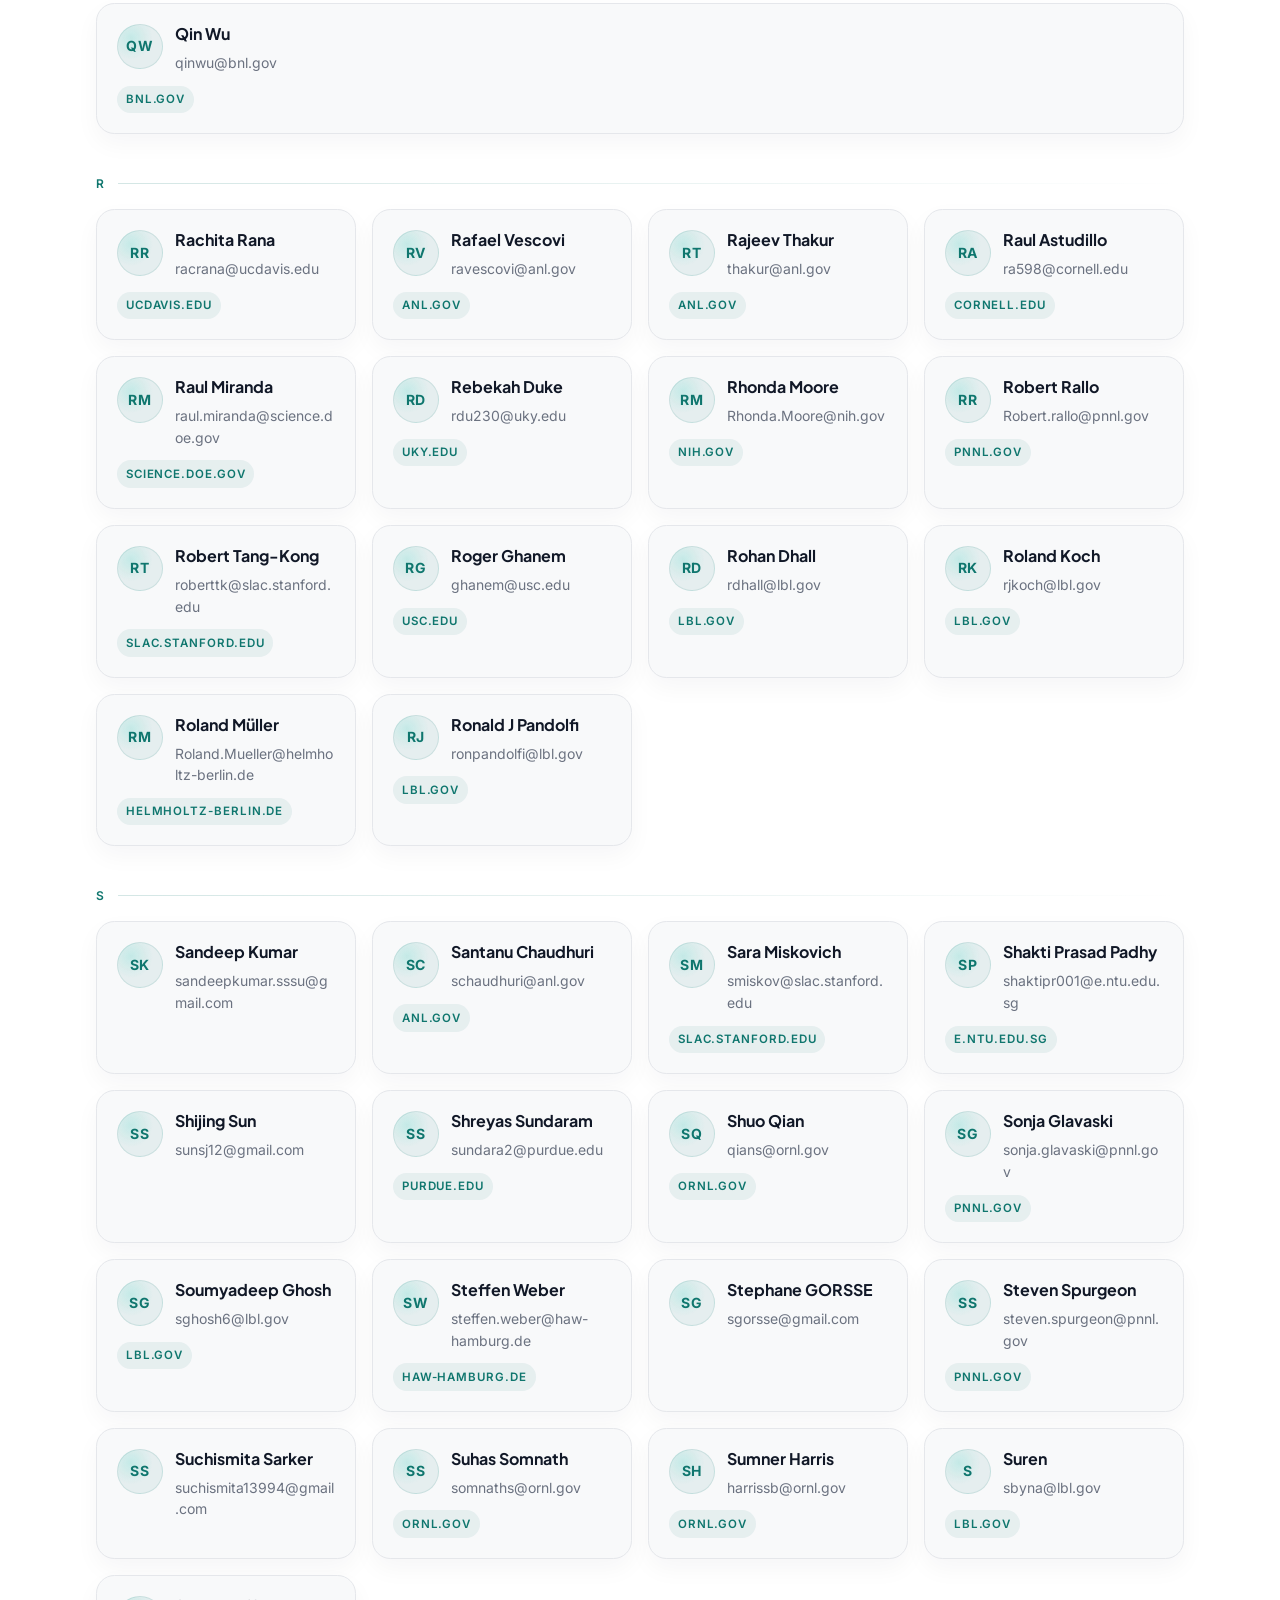
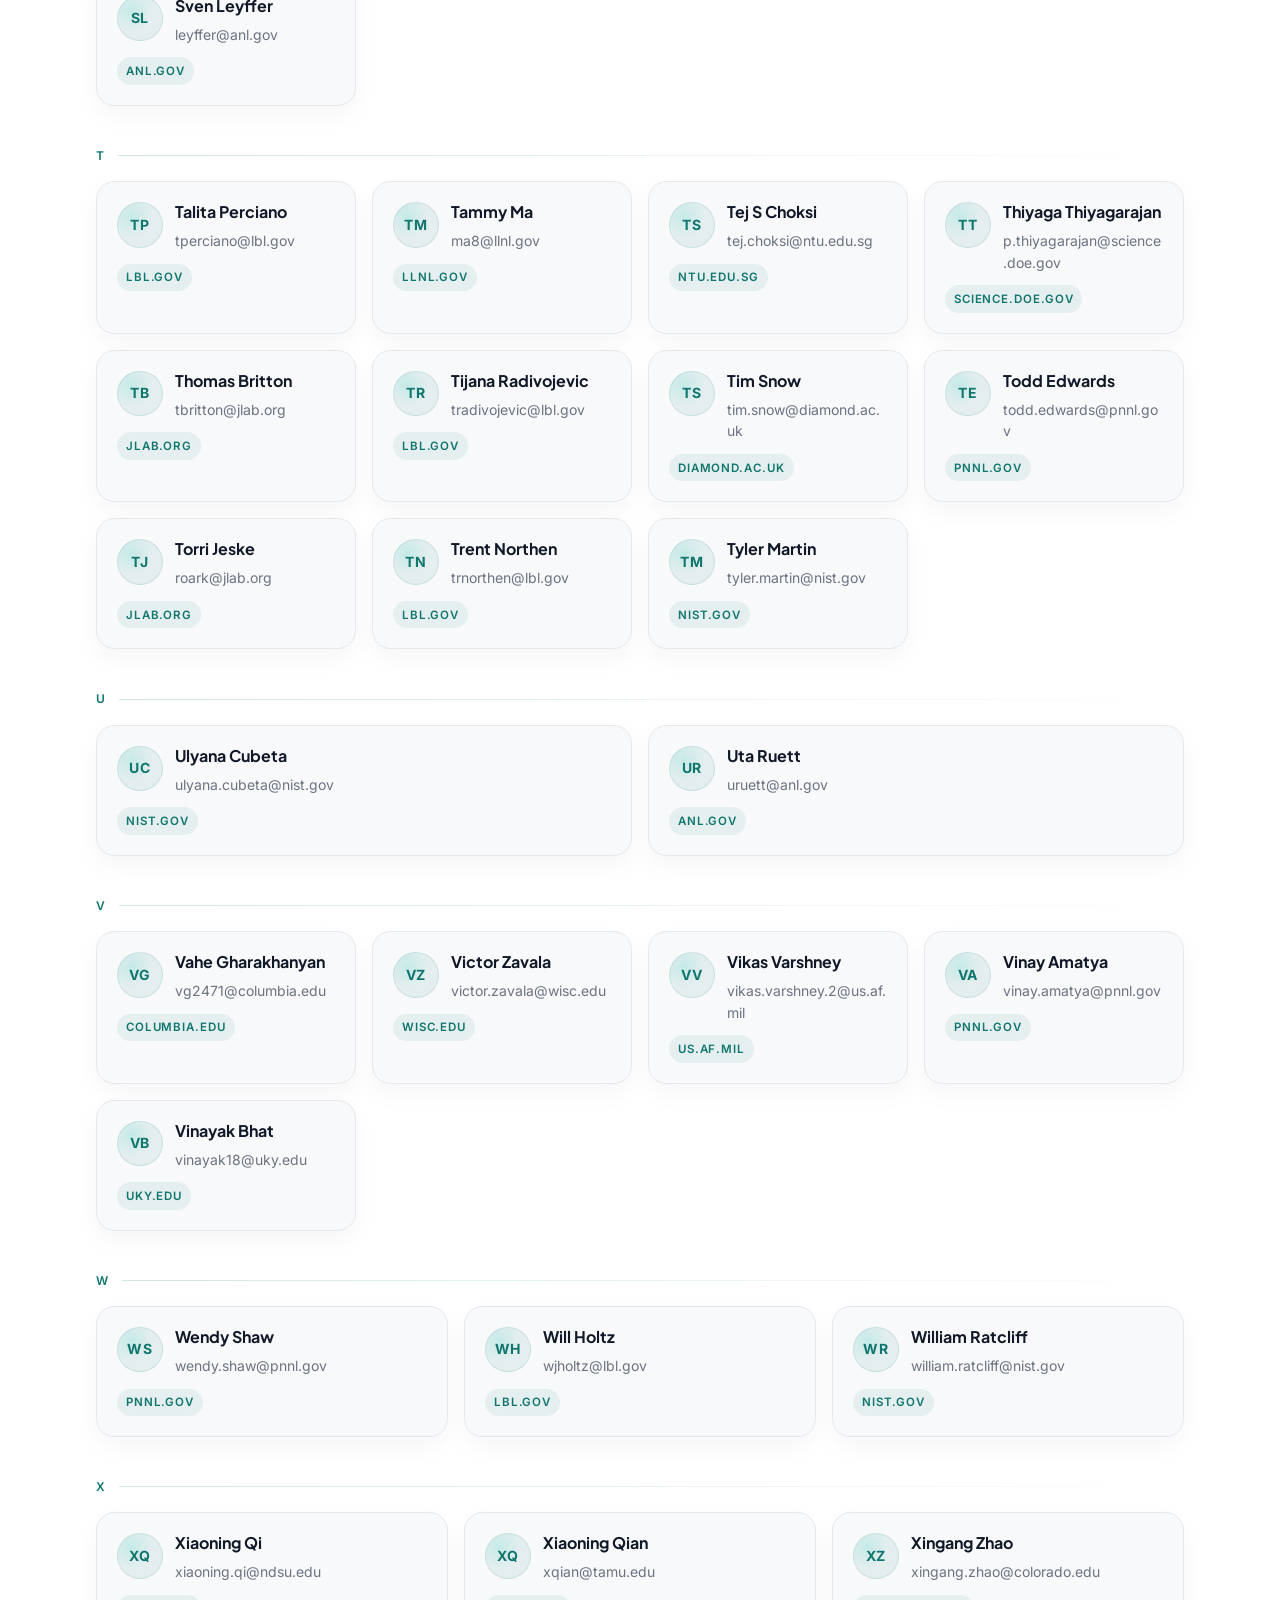
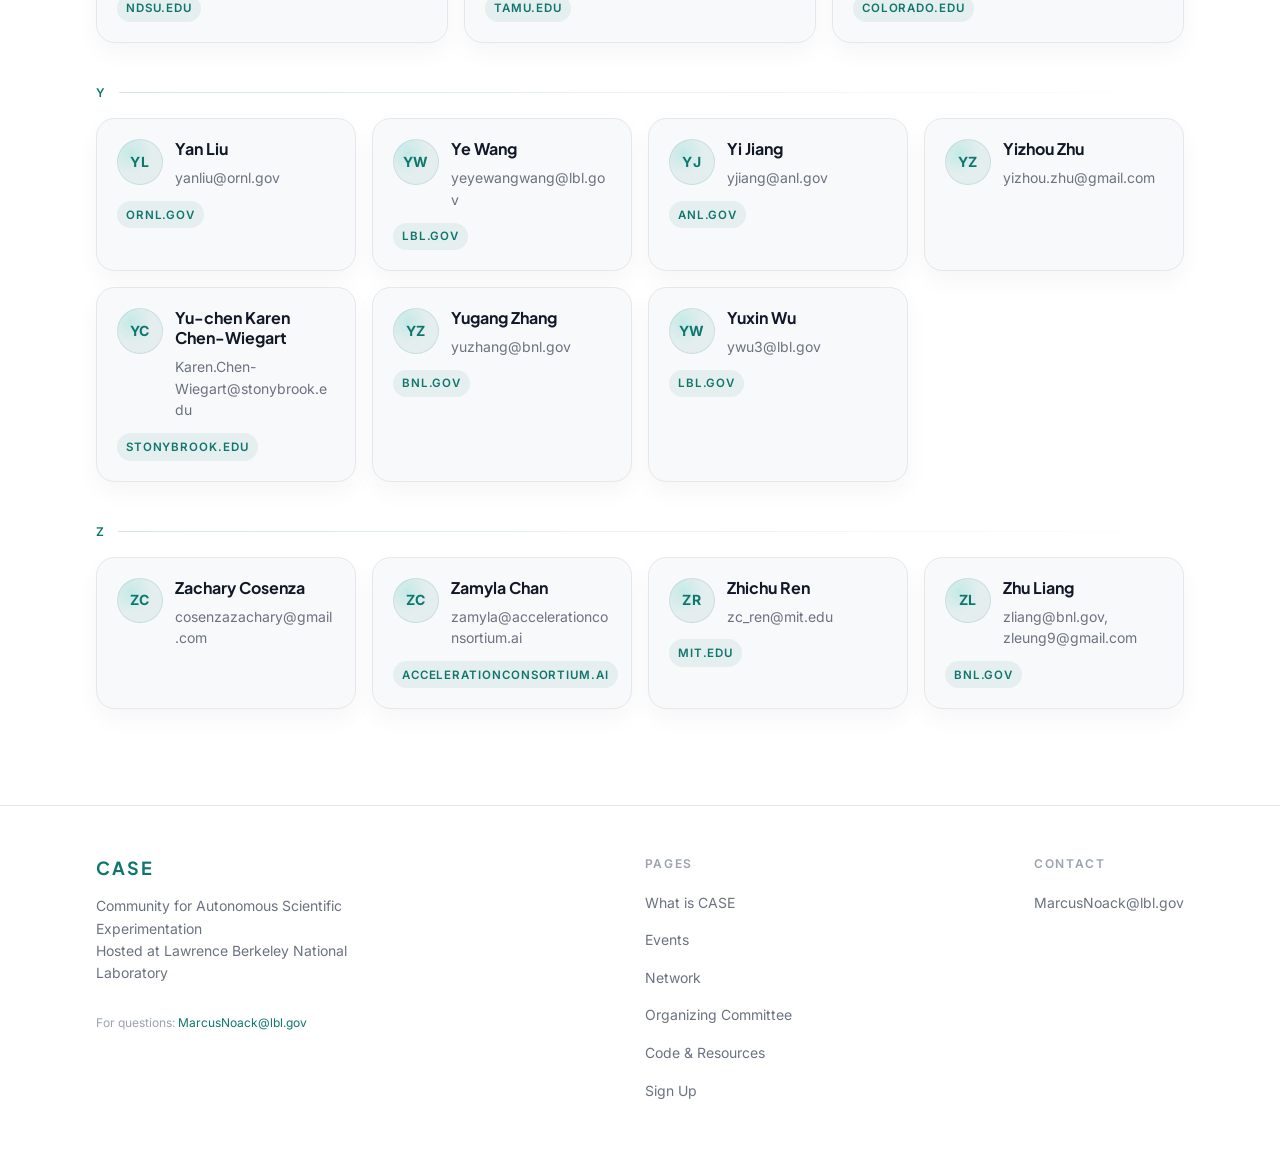
<file: network.html>
<!DOCTYPE html>
<html lang="en">
<head>
  <meta charset="UTF-8">
  <meta name="viewport" content="width=device-width, initial-scale=1.0">
  <title>Network | Community for Autonomous Scientific Experimentation</title>
  <meta name="description" content="Currently, CASE has more than 250 members. Browse the CASE network directory by name or email.">

  <link rel="preconnect" href="https://fonts.googleapis.com">
  <link rel="preconnect" href="https://fonts.gstatic.com" crossorigin>
  <link href="https://fonts.googleapis.com/css2?family=Inter:wght@400;500;600&family=Plus+Jakarta+Sans:wght@600;700&display=swap" rel="stylesheet">

  <link rel="stylesheet" href="css/tokens.css">
  <link rel="stylesheet" href="css/main.css">

  <style>
    .page-shell {
      padding-top: calc(var(--sp-24) + var(--sp-12));
      background: var(--color-bg);
    }

    .page-hero {
      position: relative;
      overflow: hidden;
      padding-block: var(--sp-16) var(--sp-20);
      background:
        linear-gradient(180deg, rgba(15, 118, 110, 0.05), transparent 16rem),
        radial-gradient(circle at 100% 0%, rgba(14, 165, 233, 0.08), transparent 18rem),
        var(--color-bg);
      border-bottom: 1px solid var(--color-border);
    }

    .page-hero::after {
      content: "";
      position: absolute;
      inset: 0;
      background: radial-gradient(circle at 78% 28%, rgba(45, 212, 191, 0.08), transparent 22rem);
      pointer-events: none;
    }

    .hero-grid {
      position: relative;
      z-index: 1;
      max-width: 72ch;
    }

    .hero-title {
      font-family: var(--font-heading);
      font-size: clamp(2.8rem, 5.4vw, 5rem);
      font-weight: 700;
      letter-spacing: -0.035em;
      line-height: 1.02;
      max-width: 11ch;
      margin-bottom: var(--sp-5);
    }

    .hero-copy {
      max-width: 62ch;
      font-size: var(--text-lg);
      color: var(--color-text-muted);
      line-height: 1.75;
    }

    .hero-copy strong {
      color: var(--color-text);
      font-weight: 600;
    }

    .hero-highlights {
      list-style: none;
      display: flex;
      flex-wrap: wrap;
      gap: var(--sp-3);
      margin-top: var(--sp-8);
    }

    .hero-highlights li {
      padding: 0.72rem 1rem;
      border-radius: 999px;
      border: 1px solid rgba(15, 118, 110, 0.14);
      background: rgba(255, 255, 255, 0.9);
      color: var(--color-text);
      font-size: var(--text-sm);
      box-shadow: 0 8px 24px rgba(17, 24, 39, 0.05);
      backdrop-filter: blur(10px);
      -webkit-backdrop-filter: blur(10px);
    }

    .hero-panel {
      position: relative;
      overflow: hidden;
      padding: var(--sp-8);
      border-radius: 1.5rem;
      background:
        radial-gradient(circle at top right, rgba(45, 212, 191, 0.12), transparent 42%),
        linear-gradient(180deg, rgba(255, 255, 255, 0.98), rgba(246, 250, 250, 0.95));
      border: 1px solid rgba(15, 118, 110, 0.14);
      box-shadow: 0 20px 44px rgba(15, 23, 42, 0.08);
    }

    .hero-panel::before {
      content: "";
      position: absolute;
      inset: 0 auto auto 0;
      width: 100%;
      height: 0.25rem;
      background: linear-gradient(90deg, rgba(15, 118, 110, 0.7), rgba(14, 165, 233, 0.35));
    }

    .hero-panel-label {
      font-size: var(--text-xs);
      font-weight: 600;
      letter-spacing: 0.16em;
      text-transform: uppercase;
      color: var(--color-accent);
      margin-bottom: var(--sp-4);
    }

    .hero-panel-stat {
      display: grid;
      gap: var(--sp-1);
      margin-bottom: var(--sp-5);
    }

    .hero-panel-stat strong {
      font-family: var(--font-heading);
      font-size: clamp(2.3rem, 4vw, 3.2rem);
      line-height: 1;
      letter-spacing: -0.04em;
      color: var(--color-text);
    }

    .hero-panel-stat span,
    .hero-panel-copy {
      color: var(--color-text-muted);
      line-height: 1.65;
      font-size: var(--text-base);
    }

    .hero-panel-copy {
      margin-bottom: var(--sp-6);
    }

    .hero-panel-actions {
      display: flex;
      flex-wrap: wrap;
      gap: var(--sp-3);
      align-items: center;
    }

    .hero-panel-actions .btn {
      padding-inline: var(--sp-6);
    }

    .hero-panel-note {
      margin-top: var(--sp-5);
      font-size: var(--text-sm);
      color: var(--color-text-subtle);
    }

    .directory-section {
      position: relative;
      background: var(--color-surface);
    }

    .directory-section .container {
      display: grid;
      gap: var(--sp-10);
    }

    .directory-header {
      display: grid;
      grid-template-columns: minmax(0, 1fr) minmax(18rem, 24rem);
      gap: var(--sp-8);
      align-items: end;
    }

    .directory-lede {
      max-width: 64ch;
      color: var(--color-text-muted);
      line-height: 1.75;
      margin-top: var(--sp-3);
    }

    .directory-search {
      padding: var(--sp-5);
      border-radius: 1.25rem;
      border: 1px solid var(--color-border);
      background: linear-gradient(180deg, rgba(255, 255, 255, 0.98), rgba(247, 250, 250, 0.98));
      box-shadow: 0 12px 28px rgba(15, 23, 42, 0.05);
    }

    .directory-search label {
      display: block;
      font-size: var(--text-xs);
      font-weight: 600;
      letter-spacing: 0.16em;
      text-transform: uppercase;
      color: var(--color-accent);
      margin-bottom: var(--sp-3);
    }

    .directory-search input {
      width: 100%;
      border-radius: 0.9rem;
      border: 1px solid rgba(15, 118, 110, 0.16);
      background: var(--color-bg);
      color: var(--color-text);
      padding: 0.95rem 1rem;
      font: inherit;
      font-size: var(--text-base);
      outline: none;
      transition: border-color var(--dur) var(--ease), box-shadow var(--dur) var(--ease);
    }

    .directory-search input::placeholder {
      color: var(--color-text-subtle);
    }

    .directory-search input:focus {
      border-color: rgba(15, 118, 110, 0.45);
      box-shadow: 0 0 0 4px rgba(15, 118, 110, 0.1);
    }

    .directory-search p {
      margin-top: var(--sp-3);
      font-size: var(--text-sm);
      color: var(--color-text-subtle);
      line-height: 1.5;
    }

    .directory-summary {
      display: flex;
      align-items: center;
      justify-content: space-between;
      gap: var(--sp-4);
      padding: var(--sp-4) var(--sp-5);
      border-radius: 1rem;
      background: rgba(15, 118, 110, 0.04);
      border: 1px solid rgba(15, 118, 110, 0.12);
      color: var(--color-text-muted);
    }

    .directory-summary strong {
      color: var(--color-text);
      font-weight: 700;
    }

    .member-index {
      display: grid;
      gap: var(--sp-10);
    }

    .member-group {
      display: grid;
      gap: var(--sp-4);
    }

    .member-group__letter {
      display: inline-flex;
      align-items: center;
      gap: var(--sp-3);
      font-size: var(--text-xs);
      font-weight: 600;
      letter-spacing: 0.18em;
      text-transform: uppercase;
      color: var(--color-accent);
    }

    .member-group__letter::after {
      content: "";
      height: 1px;
      flex: 1;
      min-width: 2rem;
      background: linear-gradient(90deg, rgba(15, 118, 110, 0.18), transparent);
    }

    .member-grid {
      display: grid;
      grid-template-columns: repeat(auto-fit, minmax(15rem, 1fr));
      gap: var(--sp-4);
    }

    .member-card {
      display: flex;
      flex-direction: column;
      gap: var(--sp-3);
      min-height: 100%;
      padding: var(--sp-5);
      border-radius: 1.15rem;
      background: var(--color-bg);
      border: 1px solid var(--color-border);
      box-shadow: 0 10px 24px rgba(15, 23, 42, 0.04);
      transition: transform var(--dur) var(--ease), box-shadow var(--dur) var(--ease), border-color var(--dur) var(--ease);
    }

    .member-card:hover {
      transform: translateY(-2px);
      box-shadow: 0 18px 34px rgba(15, 23, 42, 0.08);
      border-color: rgba(15, 118, 110, 0.2);
    }

    .member-card__top {
      display: flex;
      align-items: flex-start;
      gap: var(--sp-3);
    }

    .member-avatar {
      width: 2.85rem;
      height: 2.85rem;
      border-radius: 999px;
      flex-shrink: 0;
      display: grid;
      place-items: center;
      font-size: var(--text-sm);
      font-weight: 700;
      letter-spacing: 0.04em;
      color: var(--color-accent);
      background:
        radial-gradient(circle at 30% 30%, rgba(45, 212, 191, 0.18), transparent 50%),
        rgba(15, 118, 110, 0.08);
      border: 1px solid rgba(15, 118, 110, 0.12);
    }

    .member-card__body {
      display: grid;
      gap: var(--sp-2);
      min-width: 0;
    }

    .member-name {
      font-family: var(--font-heading);
      font-size: var(--text-base);
      font-weight: 700;
      line-height: 1.25;
      color: var(--color-text);
      word-break: break-word;
    }

    .member-email {
      color: var(--color-text-muted);
      font-size: var(--text-sm);
      line-height: 1.55;
      word-break: break-word;
    }

    .member-email a {
      color: inherit;
      text-decoration: none;
    }

    .member-email a:hover {
      text-decoration: underline;
    }

    .member-domain {
      display: inline-flex;
      align-items: center;
      width: fit-content;
      padding: 0.28rem 0.55rem;
      border-radius: 999px;
      background: rgba(15, 118, 110, 0.08);
      color: var(--color-accent);
      font-size: 0.72rem;
      font-weight: 600;
      letter-spacing: 0.08em;
      text-transform: uppercase;
    }

    .empty-state {
      padding: var(--sp-8);
      border-radius: 1.25rem;
      border: 1px dashed rgba(15, 118, 110, 0.22);
      background: rgba(15, 118, 110, 0.03);
      color: var(--color-text-muted);
      line-height: 1.7;
    }

    @media (max-width: 960px) {
      .directory-header {
        grid-template-columns: 1fr;
      }
    }

    @media (max-width: 720px) {
      .page-shell {
        padding-top: calc(var(--sp-20) + var(--sp-10));
      }

      .page-hero {
        padding-block: var(--sp-12) var(--sp-16);
      }

      .hero-highlights {
        flex-direction: column;
      }

      .directory-summary {
        align-items: flex-start;
        flex-direction: column;
      }
    }

    /* ── Hero orbital viz ── */
    .hero-viz {
      position: absolute;
      right: 0;
      top: 0;
      bottom: 0;
      width: 54%;
      pointer-events: none;
      display: flex;
      align-items: center;
      -webkit-mask-image: linear-gradient(to right, transparent 0%, black 24%);
      mask-image: linear-gradient(to right, transparent 0%, black 24%);
      opacity: 0;
      animation: hero-viz-in 1.1s 0.2s ease forwards;
    }

    .hero-viz svg {
      width: 100%;
      height: 100%;
    }

    @keyframes hero-viz-in { to { opacity: 1; } }

    @media (prefers-reduced-motion: reduce) {
      .hero-viz { opacity: 1; animation: none; }
    }

    @media (max-width: 768px) {
      .hero-viz { width: 100%; opacity: 0.25; animation: none; }
    }
  </style>
</head>
<body>

  <nav class="site-nav is-scrolled" aria-label="Site navigation">
    <a class="nav-logo" href="index.html">CASE</a>
    <ul class="nav-links" role="list">
      <li><a href="what-is-case.html">What is CASE</a></li>
      <li><a href="events.html">Events</a></li>
      <li><a href="network.html" aria-current="page">Network</a></li>
      <li><a href="committee.html">Organizing Committee</a></li>
      <li><a href="resources.html">Resources</a></li>
      <li><a href="signup.html" class="nav-cta">Join →</a></li>
    </ul>
  </nav>

  <main class="page-shell">
    <section class="page-hero">
      <!-- Orbital arcs: concentric semicircles emanating from off-canvas right,
           dots placed along each arc evoke the 250+ member institutions -->
      <div class="hero-viz" aria-hidden="true">
        <svg viewBox="0 0 420 340" fill="none" xmlns="http://www.w3.org/2000/svg" preserveAspectRatio="xMaxYMid meet">
          <!-- True circular arcs (SVG A command), all centered at (460,170).
               Each is a left-opening semicircle; SVG clips at viewBox edge.
               Dots were calculated for the same center so they sit exactly on the arcs. -->

          <!-- r=325 (outermost, faintest) -->
          <path d="M 460 -155 A 325 325 0 0 0 460 495"
                stroke="rgba(15,118,110,0.07)" stroke-width="1" fill="none"/>
          <!-- r=245 -->
          <path d="M 460 -75 A 245 245 0 0 0 460 415"
                stroke="rgba(15,118,110,0.11)" stroke-width="1" fill="none"/>
          <!-- r=165 -->
          <path d="M 460 5 A 165 165 0 0 0 460 335"
                stroke="rgba(15,118,110,0.17)" stroke-width="1.5" fill="none"/>
          <!-- r=85 (innermost, sharpest) -->
          <path d="M 460 85 A 85 85 0 0 0 460 255"
                stroke="rgba(15,118,110,0.24)" stroke-width="1.5" fill="none"/>

          <!-- Dots on arc r=85 -->
          <circle cx="418" cy="244" r="2.5" fill="rgba(15,118,110,0.48)"/>
          <circle cx="386" cy="213" r="2.5" fill="rgba(15,118,110,0.48)"/>
          <circle cx="375" cy="170" r="3.5" fill="rgba(15,118,110,0.62)"/>
          <circle cx="386" cy="128" r="2.5" fill="rgba(15,118,110,0.48)"/>
          <circle cx="418" cy="96"  r="2.5" fill="rgba(15,118,110,0.48)"/>

          <!-- Dots on arc r=165 -->
          <circle cx="404" cy="325" r="2"   fill="rgba(15,118,110,0.36)"/>
          <circle cx="354" cy="296" r="2.5" fill="rgba(15,118,110,0.36)"/>
          <circle cx="317" cy="253" r="2.5" fill="rgba(15,118,110,0.40)"/>
          <circle cx="301" cy="213" r="2"   fill="rgba(15,118,110,0.36)"/>
          <circle cx="295" cy="170" r="3"   fill="rgba(15,118,110,0.52)"/>
          <circle cx="301" cy="127" r="2"   fill="rgba(15,118,110,0.36)"/>
          <circle cx="317" cy="88"  r="2.5" fill="rgba(15,118,110,0.40)"/>
          <circle cx="354" cy="44"  r="2.5" fill="rgba(15,118,110,0.36)"/>
          <circle cx="404" cy="15"  r="2"   fill="rgba(15,118,110,0.36)"/>

          <!-- Dots on arc r=245 -->
          <circle cx="272" cy="328" r="2"   fill="rgba(15,118,110,0.26)"/>
          <circle cx="238" cy="274" r="2"   fill="rgba(15,118,110,0.26)"/>
          <circle cx="219" cy="213" r="2"   fill="rgba(15,118,110,0.30)"/>
          <circle cx="215" cy="170" r="2.5" fill="rgba(15,118,110,0.40)"/>
          <circle cx="219" cy="127" r="2"   fill="rgba(15,118,110,0.30)"/>
          <circle cx="238" cy="66"  r="2"   fill="rgba(15,118,110,0.26)"/>
          <circle cx="272" cy="13"  r="2"   fill="rgba(15,118,110,0.26)"/>

          <!-- Dots on arc r=325 -->
          <circle cx="179" cy="333" r="1.5" fill="rgba(15,118,110,0.20)"/>
          <circle cx="146" cy="254" r="1.5" fill="rgba(15,118,110,0.20)"/>
          <circle cx="135" cy="170" r="2"   fill="rgba(15,118,110,0.28)"/>
          <circle cx="146" cy="86"  r="1.5" fill="rgba(15,118,110,0.20)"/>
          <circle cx="179" cy="8"   r="1.5" fill="rgba(15,118,110,0.20)"/>
        </svg>
      </div>
      <div class="container">
        <div class="hero-grid">
          <p class="section-label">Network</p>
          <h1 class="hero-title">CASE members and contacts</h1>
          <p class="hero-copy">
            CASE has <strong>more than 250 members</strong> across national labs,
            universities, and research centers worldwide. Since networking is the
            primary purpose of this community, contact information for all members
            is listed below.
          </p>
          <div style="margin-top: var(--sp-8); display: flex; gap: var(--sp-3); flex-wrap: wrap;">
            <a class="btn btn--primary" href="#directory">Browse directory</a>
            <a class="btn btn--ghost" href="signup.html">Join CASE</a>
          </div>
        </div>
      </div>
    </section>

    <section class="section section--surface directory-section" id="directory">
      <div class="container">
        <div class="directory-header">
          <div>
            <p class="section-label">Directory</p>
            <h2 class="section-heading">Browse the member list</h2>
            <p class="directory-lede">
              Members are listed alphabetically by name. Search to filter by person,
              institution, or email domain.
            </p>
          </div>

          <div class="directory-search">
            <label for="member-search">Search members</label>
            <input
              id="member-search"
              type="search"
              inputmode="search"
              autocomplete="off"
              placeholder="Try Marcus, lbl.gov, or CMU"
              aria-label="Search members by name or email"
            >
            <p>Examples: Marcus, lbl.gov, CMU, or a full email address.</p>
          </div>
        </div>

        <div class="directory-summary" aria-live="polite">
          <p><strong id="member-count">226</strong> members match the current filter.</p>
        </div>

        <div id="member-index" class="member-index" aria-label="Member directory"></div>
        <p id="member-empty" class="empty-state" hidden>No matches found. Try a different name or email.</p>
      </div>
    </section>
  </main>

  <footer class="site-footer">
    <div class="container">
      <div class="footer-brand">
        <span class="footer-logo">CASE</span>
        <p class="footer-tagline">
          Community for Autonomous Scientific Experimentation<br>
          Hosted at Lawrence Berkeley National Laboratory
        </p>
        <p class="footer-meta">
          For questions: <a href="mailto:MarcusNoack@lbl.gov">MarcusNoack@lbl.gov</a>
        </p>
      </div>

      <div class="footer-col">
        <h4>Pages</h4>
        <ul role="list">
          <li><a href="what-is-case.html">What is CASE</a></li>
          <li><a href="events.html">Events</a></li>
          <li><a href="network.html" aria-current="page">Network</a></li>
          <li><a href="committee.html">Organizing Committee</a></li>
          <li><a href="resources.html">Code &amp; Resources</a></li>
          <li><a href="signup.html">Sign Up</a></li>
        </ul>
      </div>

      <div class="footer-col">
        <h4>Contact</h4>
        <ul role="list">
          <li><a href="mailto:MarcusNoack@lbl.gov">MarcusNoack@lbl.gov</a></li>
        </ul>
      </div>
    </div>
  </footer>

  <script>
    let members = [];

    function loadMembers() {
      return fetch('members.json')
        .then((response) => {
          if (!response.ok) throw new Error('Failed to load members.json: ' + response.status);
          return response.json();
        })
        .then((data) => {
          members = data.map((entry) => {
            const emails = entry.emails || [];
            const primaryEmail = emails[0] || '';
            const domain = primaryEmail.includes('@') ? primaryEmail.split('@')[1].toLowerCase() : '';
            return {
              name: entry.name,
              emails,
              email: emails.join(', '),
              primaryEmail,
              domain,
              institutions: entry.institutions || []
            };
          });
        });
    }

    const indexEl = document.getElementById('member-index');
    const countEl = document.getElementById('member-count');
    const emptyEl = document.getElementById('member-empty');
    const searchEl = document.getElementById('member-search');

    const PERSONAL_DOMAINS = new Set([
      'gmail.com', 'yahoo.com', 'yahoo.co.uk', 'hotmail.com', 'hotmail.co.uk',
      'outlook.com', 'live.com', 'msn.com', 'icloud.com', 'me.com', 'mac.com',
      'aol.com', 'protonmail.com', 'proton.me'
    ]);

    const stripAccents = (value) => value.normalize('NFKD').replace(/[\u0300-\u036f]/g, '');
    const normalize = (value) => stripAccents(value).toLowerCase();
    const initials = (name) => {
      const parts = name.split(/[\s./-]+/).filter(Boolean);
      return parts.slice(0, 2).map((part) => part[0]).join('').toUpperCase() || 'CASE';
    };
    const letterFor = (name) => {
      const first = stripAccents(name.trim()).charAt(0).toUpperCase();
      return /^[A-Z]$/.test(first) ? first : '#';
    };
    const escapeHtml = (value) => value
      .replaceAll('&', '&amp;')
      .replaceAll('<', '&lt;')
      .replaceAll('>', '&gt;')
      .replaceAll('"', '&quot;')
      .replaceAll("'", '&#39;');

    function renderMembers(query) {
      const q = normalize(query.trim());
      const filtered = members.filter((member) => {
        if (!q) return true;
        return normalize(member.name).includes(q)
          || normalize(member.email).includes(q)
          || normalize(member.domain).includes(q)
          || member.institutions.some((inst) => normalize(inst).includes(q));
      });

      countEl.textContent = filtered.length.toLocaleString('en-US');
      emptyEl.hidden = filtered.length > 0;

      const groups = [];
      for (const member of filtered) {
        const letter = letterFor(member.name);
        let group = groups[groups.length - 1];
        if (!group || group.letter !== letter) {
          group = { letter, items: [] };
          groups.push(group);
        }
        group.items.push(member);
      }

      indexEl.innerHTML = groups.map((group) => {
        const cards = group.items.map((member) => {
          const href = member.primaryEmail ? `mailto:${member.primaryEmail}` : '#';
          const domain = member.domain ? member.domain.replace(/^www\./, '') : '';
          const domainLabel = domain ? domain.replace(/^.*@/, '') : '';
          return `
            <article class="member-card">
              <div class="member-card__top">
                <div class="member-avatar" aria-hidden="true">${escapeHtml(initials(member.name))}</div>
                <div class="member-card__body">
                  <div class="member-name">${escapeHtml(member.name)}</div>
                  <div class="member-email">
                    <a href="${escapeHtml(href)}">${escapeHtml(member.email)}</a>
                  </div>
                </div>
              </div>
              ${domainLabel && !PERSONAL_DOMAINS.has(domainLabel) ? `<span class="member-domain">${escapeHtml(domainLabel)}</span>` : ''}
            </article>
          `;
        }).join('');

        return `
          <section class="member-group" aria-labelledby="letter-${escapeHtml(group.letter)}">
            <h3 class="member-group__letter" id="letter-${escapeHtml(group.letter)}">${escapeHtml(group.letter)}</h3>
            <div class="member-grid">${cards}</div>
          </section>
        `;
      }).join('');
    }

    searchEl.addEventListener('input', (event) => {
      renderMembers(event.target.value);
    });

    loadMembers()
      .then(() => renderMembers(searchEl.value || ''))
      .catch((err) => {
        console.error(err);
        countEl.textContent = '0';
        emptyEl.hidden = false;
        emptyEl.textContent = 'Could not load member directory. ' + err.message;
      });
  </script>
</body>
</html>
</file>
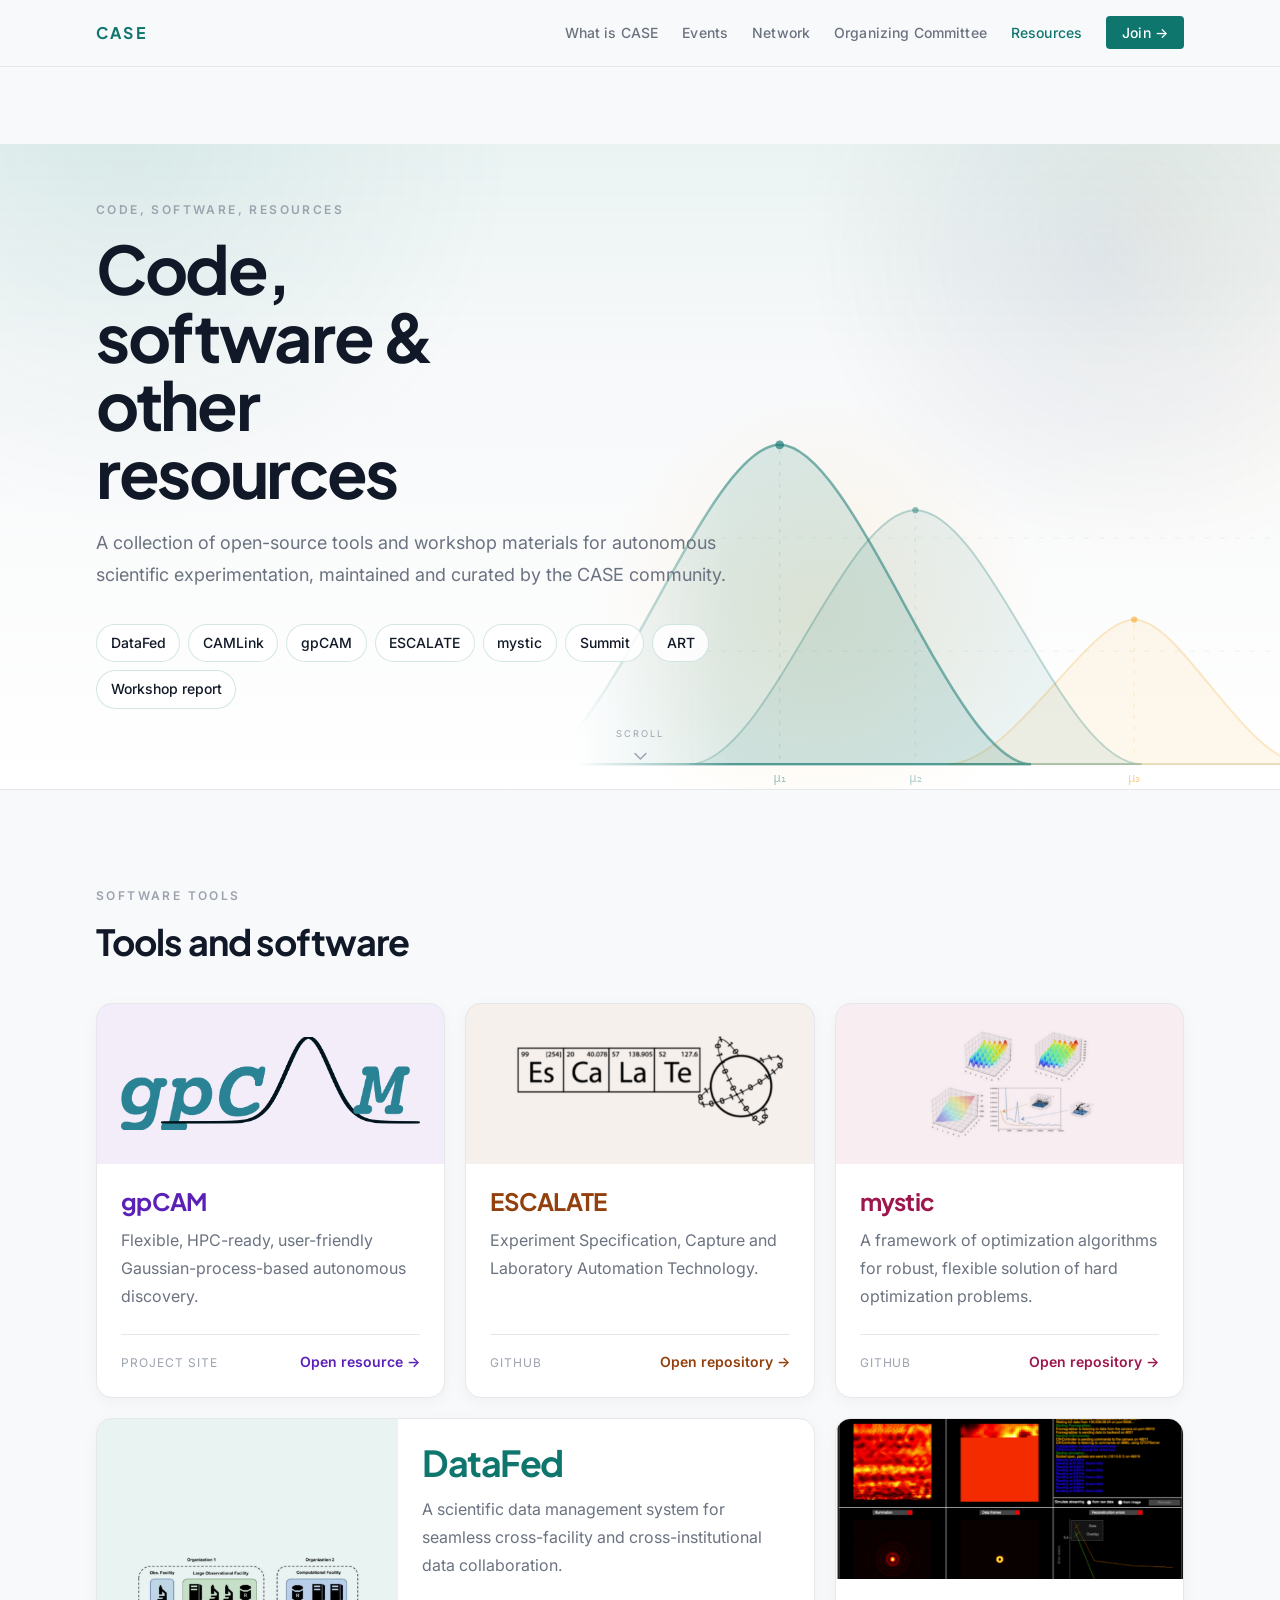
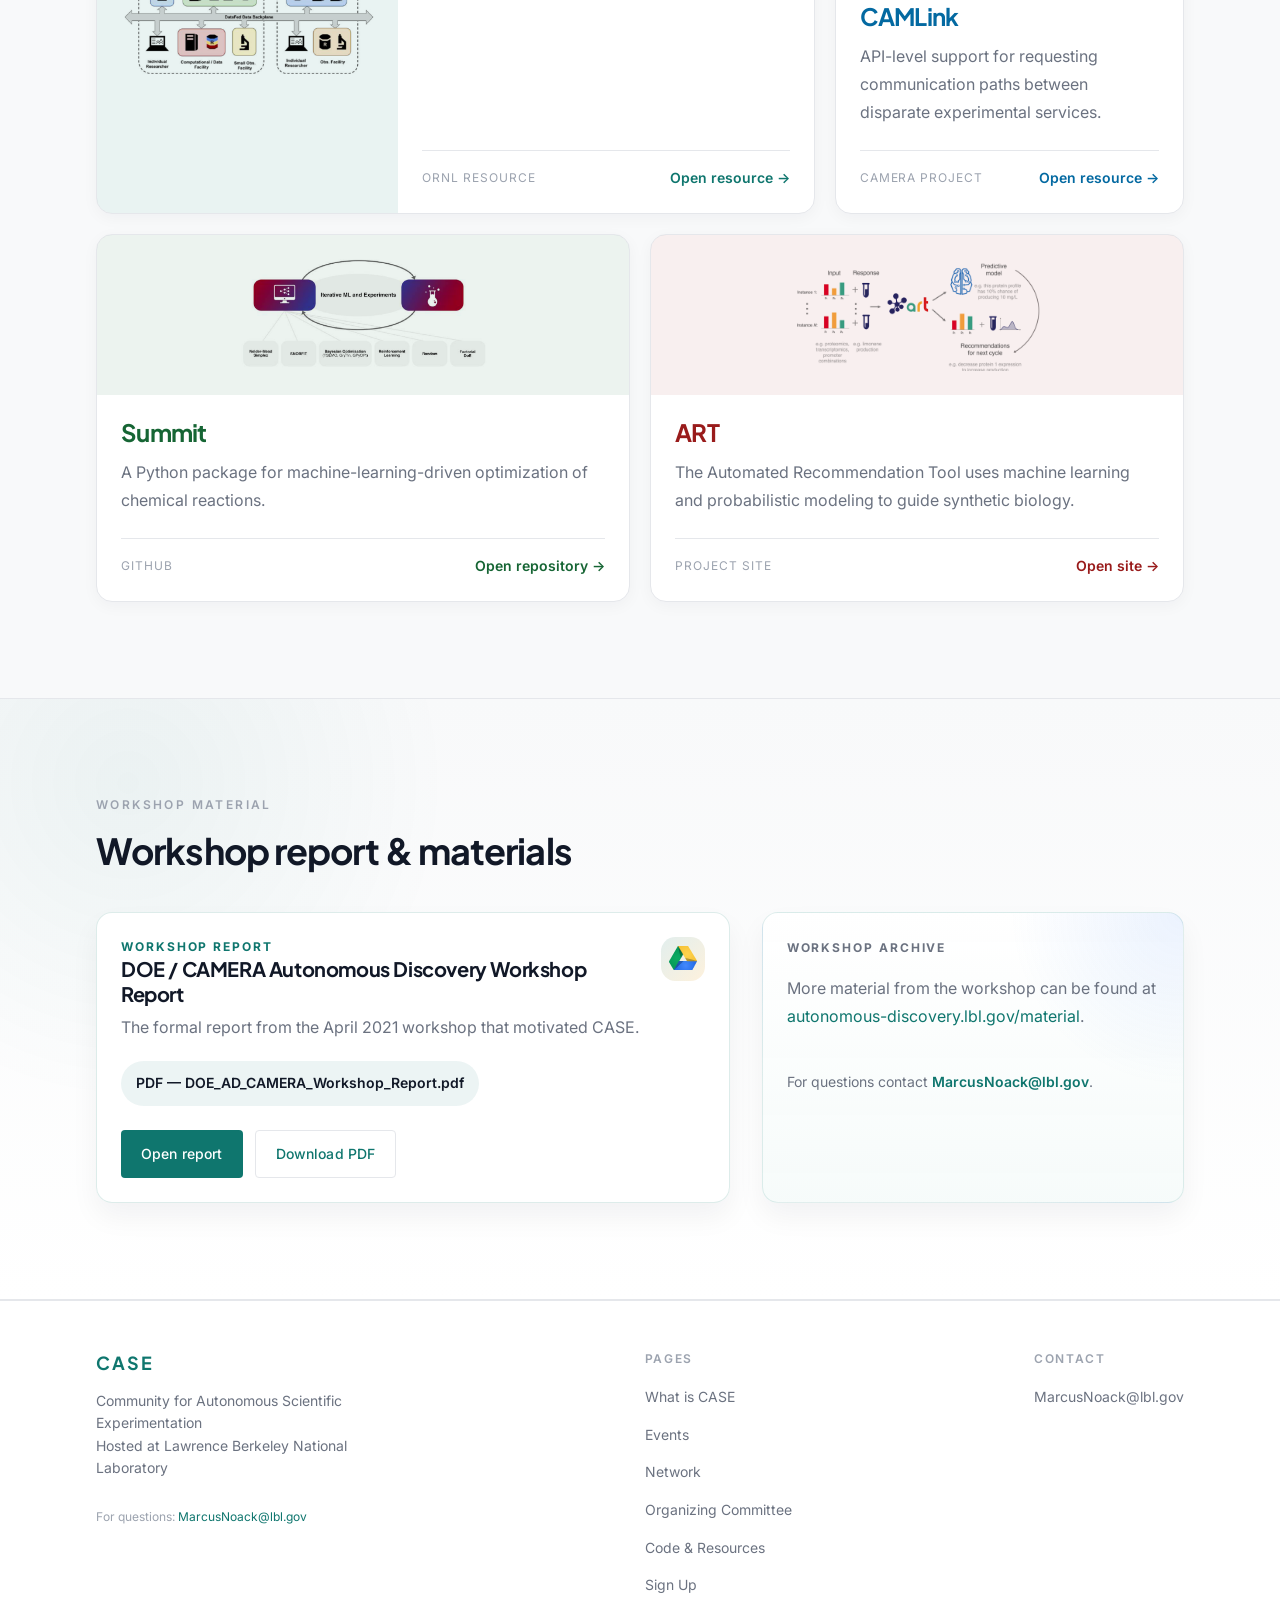
<file: resources.html>
<!DOCTYPE html>
<html lang="en">
<head>
  <meta charset="UTF-8">
  <meta name="viewport" content="width=device-width, initial-scale=1.0">
  <title>Code, Software, Resources | Community for Autonomous Scientific Experimentation</title>
  <meta name="description" content="CASE resources for autonomous discovery software, including DataFed, CAMLink, gpCAM, ESCALATE, mystic, Summit, ART, and workshop materials.">

  <link rel="preconnect" href="https://fonts.googleapis.com">
  <link rel="preconnect" href="https://fonts.gstatic.com" crossorigin>
  <link href="https://fonts.googleapis.com/css2?family=Inter:wght@400;500;600&family=Plus+Jakarta+Sans:wght@600;700&display=swap" rel="stylesheet">

  <link rel="stylesheet" href="css/tokens.css">
  <link rel="stylesheet" href="css/main.css">

  <style>
    .page-shell {
      padding-top: calc(var(--sp-24) + var(--sp-12));
      background: var(--color-bg);
    }

    .page-hero {
      position: relative;
      overflow: hidden;
      padding-block: var(--sp-14) var(--sp-20);
      border-bottom: 1px solid var(--color-border);
      background:
        radial-gradient(circle at 10% 0%, rgba(15, 118, 110, 0.08), transparent 24rem),
        radial-gradient(circle at 90% 12%, rgba(245, 158, 11, 0.08), transparent 22rem),
        linear-gradient(180deg, #f8fbfb 0%, #f8f9fa 42%, #ffffff 100%);
    }

    .page-hero::before {
      content: "";
      position: absolute;
      inset: 0;
      background:
        linear-gradient(180deg, rgba(15, 118, 110, 0.06), transparent 14rem),
        radial-gradient(circle at 86% 18%, rgba(59, 130, 246, 0.10), transparent 18rem),
        radial-gradient(circle at 64% 74%, rgba(245, 158, 11, 0.10), transparent 14rem);
      pointer-events: none;
    }

    .hero-grid {
      position: relative;
      z-index: 1;
      max-width: 72ch;
    }

    .hero-title {
      font-family: var(--font-heading);
      font-size: clamp(2.8rem, 5.2vw, 5rem);
      font-weight: 700;
      line-height: 1.02;
      letter-spacing: -0.035em;
      margin-bottom: var(--sp-5);
      max-width: 10ch;
    }

    .hero-copy {
      max-width: 60ch;
      font-size: var(--text-lg);
      color: var(--color-text-muted);
      line-height: 1.8;
    }

    .hero-copy strong {
      color: var(--color-text);
      font-weight: 600;
    }

    .hero-chips {
      display: flex;
      flex-wrap: wrap;
      gap: var(--sp-3);
      margin-top: var(--sp-8);
      list-style: none;
    }

    .hero-chips li {
      padding: 0.72rem 0.95rem;
      border-radius: 999px;
      border: 1px solid rgba(15, 118, 110, 0.14);
      background: rgba(255, 255, 255, 0.88);
      color: var(--color-text);
      font-size: var(--text-sm);
      box-shadow: 0 10px 24px rgba(15, 23, 42, 0.05);
      backdrop-filter: blur(10px);
      -webkit-backdrop-filter: blur(10px);
    }

    .hero-tool-list {
      display: flex;
      flex-wrap: wrap;
      gap: var(--sp-2);
      margin-top: var(--sp-8);
      list-style: none;
    }

    .hero-tool-list li {
      padding: 0.45rem 0.85rem;
      border-radius: 999px;
      border: 1px solid rgba(15, 118, 110, 0.18);
      background: rgba(255, 255, 255, 0.85);
      color: var(--color-text);
      font-size: var(--text-sm);
      font-weight: 500;
    }

    .resource-section {
      padding-block: var(--sp-24);
    }

    .resources-grid {
      display: grid;
      grid-template-columns: repeat(12, minmax(0, 1fr));
      gap: var(--sp-5);
      margin-top: var(--sp-10);
      align-items: stretch;
    }

    /* ── Card base ── */
    .resource-card {
      grid-column: span 4;
      display: flex;
      flex-direction: column;
      border-radius: 1rem;
      border: 1px solid var(--color-border);
      background: var(--color-surface);
      overflow: hidden;
      box-shadow: 0 4px 16px rgba(15, 23, 42, 0.04);
      transition: box-shadow var(--dur) var(--ease), transform var(--dur) var(--ease);
    }

    .resource-card:hover {
      box-shadow: 0 16px 32px rgba(15, 23, 42, 0.09);
      transform: translateY(-3px);
    }

    .resource-card--wide   { grid-column: span 6; }
    .resource-card--feature {
      grid-column: span 8;
      flex-direction: row;
    }

    /* ── Image area ── */
    .resource-card__image {
      background: var(--tool-accent-bg);
      display: flex;
      align-items: center;
      justify-content: center;
      padding: var(--sp-6);
      overflow: hidden;
      flex-shrink: 0;
    }

    /* Vertical cards: fixed-height image on top */
    .resource-card:not(.resource-card--feature) .resource-card__image {
      height: 10rem;
    }

    /* Feature card: image fills the left side */
    .resource-card--feature .resource-card__image {
      width: 42%;
    }

    .resource-card__image img {
      max-width: 100%;
      max-height: 100%;
      object-fit: contain;
      /* Blend white backgrounds away — logo/diagram images look clean against the tinted bg */
      mix-blend-mode: multiply;
    }

    /* Dark screenshot (CAMLink): skip multiply, use cover */
    .tool-camlink .resource-card__image {
      padding: 0;
    }
    .tool-camlink .resource-card__image img {
      mix-blend-mode: normal;
      object-fit: cover;
      width: 100%;
      height: 100%;
    }

    /* ── Card body ── */
    .resource-card__body {
      padding: var(--sp-6);
      display: flex;
      flex-direction: column;
      flex: 1;
    }

    .resource-card__title {
      font-family: var(--font-heading);
      font-size: var(--text-2xl);
      line-height: 1.1;
      letter-spacing: -0.03em;
      margin-bottom: var(--sp-3);
      color: var(--tool-accent);
    }

    .resource-card--feature .resource-card__title {
      font-size: clamp(var(--text-2xl), 2.8vw, var(--text-4xl));
      letter-spacing: -0.04em;
    }

    .resource-card__desc {
      color: var(--color-text-muted);
      line-height: 1.75;
      flex: 1;
    }

    .resource-card__footer {
      display: flex;
      align-items: center;
      justify-content: space-between;
      gap: var(--sp-4);
      margin-top: var(--sp-6);
      padding-top: var(--sp-4);
      border-top: 1px solid var(--color-border);
    }

    .resource-card__link {
      color: var(--tool-accent);
      font-size: var(--text-sm);
      font-weight: 600;
      text-decoration: none;
    }

    .resource-card__link:hover { text-decoration: underline; }

    .resource-card__hint {
      font-size: var(--text-xs);
      letter-spacing: 0.08em;
      text-transform: uppercase;
      color: var(--color-text-subtle);
    }

    /* ── Tool color tokens ── */
    .tool-datafed  { --tool-accent: #0f766e; --tool-accent-bg: rgba(15, 118, 110, 0.09); }
    .tool-camlink  { --tool-accent: #0369a1; --tool-accent-bg: #0f172a; }
    .tool-gpcam    { --tool-accent: #5b21b6; --tool-accent-bg: rgba(91, 33, 182, 0.08); }
    .tool-escalate { --tool-accent: #92400e; --tool-accent-bg: rgba(146, 64, 14, 0.08); }
    .tool-mystic   { --tool-accent: #9d174d; --tool-accent-bg: rgba(157, 23, 77, 0.07); }
    .tool-summit   { --tool-accent: #166534; --tool-accent-bg: rgba(22, 101, 52, 0.08); }
    .tool-art      { --tool-accent: #991b1b; --tool-accent-bg: rgba(153, 27, 27, 0.07); }

    .resource-section--materials {
      background:
        radial-gradient(circle at 10% 14%, rgba(15, 118, 110, 0.06), transparent 20rem),
        linear-gradient(180deg, rgba(248, 249, 250, 0.92), rgba(255, 255, 255, 1));
      border-top: 1px solid var(--color-border);
      border-bottom: 1px solid var(--color-border);
    }

    .materials-grid {
      display: grid;
      grid-template-columns: minmax(0, 1.2fr) minmax(18rem, 0.8fr);
      gap: var(--sp-8);
      align-items: stretch;
      margin-top: var(--sp-10);
    }

    .material-card {
      padding: var(--sp-6);
      border-radius: 1rem;
      border: 1px solid rgba(15, 118, 110, 0.14);
      background: rgba(255, 255, 255, 0.96);
      box-shadow: 0 14px 28px rgba(15, 23, 42, 0.05);
    }

    .material-card__header {
      display: flex;
      align-items: flex-start;
      justify-content: space-between;
      gap: var(--sp-4);
      margin-bottom: var(--sp-5);
    }

    .material-card__icon {
      width: 2.75rem;
      height: 2.75rem;
      border-radius: 0.9rem;
      background: linear-gradient(135deg, rgba(15, 118, 110, 0.12), rgba(245, 158, 11, 0.14));
      display: grid;
      place-items: center;
      flex-shrink: 0;
    }

    .material-card__title {
      font-family: var(--font-heading);
      font-size: var(--text-xl);
      letter-spacing: -0.02em;
      line-height: 1.25;
      margin-bottom: var(--sp-2);
    }

    .material-card__meta {
      color: var(--color-text-muted);
      line-height: 1.7;
    }

    .material-links {
      display: flex;
      flex-wrap: wrap;
      gap: var(--sp-3);
      margin-top: var(--sp-6);
    }

    .material-note {
      padding: var(--sp-6);
      border-radius: 1rem;
      border: 1px solid rgba(15, 118, 110, 0.12);
      background:
        radial-gradient(circle at top right, rgba(59, 130, 246, 0.10), transparent 34%),
        linear-gradient(180deg, rgba(255, 255, 255, 0.98), rgba(246, 251, 250, 0.96));
      box-shadow: 0 14px 28px rgba(15, 23, 42, 0.05);
      display: flex;
      flex-direction: column;
      gap: var(--sp-4);
    }

    .material-note p {
      color: var(--color-text-muted);
      line-height: 1.75;
    }

    .material-note__kicker {
      font-size: var(--text-xs);
      font-weight: 700;
      letter-spacing: 0.16em;
      text-transform: uppercase;
      color: var(--color-accent);
    }

    .pdf-pill {
      display: inline-flex;
      align-items: center;
      gap: 0.55rem;
      padding: 0.7rem 0.95rem;
      border-radius: 999px;
      background: rgba(15, 118, 110, 0.08);
      color: var(--color-text);
      font-size: var(--text-sm);
      font-weight: 600;
      width: fit-content;
    }

    .pdf-pill img {
      width: 1rem;
      height: 1rem;
    }

    .contact-bar {
      margin-top: var(--sp-6);
      color: var(--color-text-muted);
      font-size: var(--text-sm);
    }

    .contact-bar a {
      font-weight: 600;
    }

    @media (max-width: 900px) {
      .materials-grid {
        grid-template-columns: 1fr;
      }

      .resources-grid {
        grid-template-columns: repeat(2, minmax(0, 1fr));
      }

      .resource-card,
      .resource-card--wide,
      .resource-card--feature {
        grid-column: auto;
      }

      .resource-card--feature {
        flex-direction: column;
      }

      .resource-card--feature .resource-card__image {
        width: 100%;
        height: 12rem;
      }
    }

    @media (max-width: 620px) {
      .resources-grid {
        grid-template-columns: 1fr;
      }

      .hero-title {
        max-width: 100%;
      }
    }

    /* ── Hero gaussian viz ── */
    .hero-viz {
      position: absolute;
      right: 0;
      top: 0;
      bottom: 0;
      width: 55%;
      pointer-events: none;
      display: flex;
      align-items: flex-end;
      -webkit-mask-image: linear-gradient(to right, transparent 0%, black 22%);
      mask-image: linear-gradient(to right, transparent 0%, black 22%);
      opacity: 0;
      animation: hero-viz-in 1s 0.3s ease forwards;
    }

    .hero-viz svg {
      width: 100%;
      height: 85%;
    }

    @keyframes hero-viz-in { to { opacity: 1; } }

    @media (prefers-reduced-motion: reduce) {
      .hero-viz { opacity: 1; animation: none; }
    }

    @media (max-width: 768px) {
      .hero-viz { width: 100%; opacity: 0.35; animation: none; }
    }

    /* ── Scroll indicator ── */
    .scroll-cue {
      position: absolute;
      bottom: var(--sp-6);
      left: 50%;
      transform: translateX(-50%);
      display: flex;
      flex-direction: column;
      align-items: center;
      gap: 0.3rem;
      color: var(--color-text-subtle);
      pointer-events: none;
      z-index: 2;
    }

    .scroll-cue span {
      font-size: 0.58rem;
      letter-spacing: 0.2em;
      text-transform: uppercase;
    }

    @media (prefers-reduced-motion: no-preference) {
      .scroll-cue {
        animation: cue-bob 2.2s ease-in-out infinite;
      }
    }

    @keyframes cue-bob {
      0%, 100% { transform: translateX(-50%) translateY(0); opacity: 0.55; }
      50%       { transform: translateX(-50%) translateY(5px); opacity: 0.85; }
    }
  </style>
</head>
<body>

  <nav class="site-nav is-scrolled" aria-label="Site navigation">
    <a class="nav-logo" href="index.html">CASE</a>
    <ul class="nav-links" role="list">
      <li><a href="what-is-case.html">What is CASE</a></li>
      <li><a href="events.html">Events</a></li>
      <li><a href="network.html">Network</a></li>
      <li><a href="committee.html">Organizing Committee</a></li>
      <li><a href="resources.html" aria-current="page">Resources</a></li>
      <li><a href="signup.html" class="nav-cta">Join →</a></li>
    </ul>
  </nav>

  <main class="page-shell">
    <section class="page-hero">
      <div class="hero-viz" aria-hidden="true">
        <svg viewBox="0 0 560 290" fill="none" xmlns="http://www.w3.org/2000/svg" preserveAspectRatio="xMaxYMax meet">
          <!-- Grid -->
          <line x1="-40" y1="270" x2="620" y2="270" stroke="rgba(15,118,110,0.18)" stroke-width="1"/>
          <line x1="-40" y1="180" x2="620" y2="180" stroke="rgba(15,118,110,0.06)" stroke-width="1" stroke-dasharray="4 8"/>
          <line x1="-40" y1="90"  x2="620" y2="90"  stroke="rgba(15,118,110,0.06)" stroke-width="1" stroke-dasharray="4 8"/>
          <!-- Amber curve (background) -->
          <path d="M 295 270 C 348 270, 406 155, 444 155 C 482 155, 532 270, 582 270 Z"
                fill="rgba(245,158,11,0.07)" stroke="rgba(245,158,11,0.22)" stroke-width="1.5"/>
          <!-- Teal curve 2 (mid) -->
          <path d="M 90 270 C 152 270, 212 68, 270 68 C 328 68, 388 270, 450 270 Z"
                fill="rgba(15,118,110,0.08)" stroke="rgba(15,118,110,0.26)" stroke-width="1.5"/>
          <!-- Teal curve 1 (foreground, tallest) -->
          <path d="M -40 270 C 24 270, 102 16, 162 16 C 222 16, 300 270, 362 270 Z"
                fill="rgba(15,118,110,0.13)" stroke="rgba(15,118,110,0.52)" stroke-width="2"/>
          <!-- Peak dots -->
          <circle cx="162" cy="16"  r="3.5" fill="rgba(15,118,110,0.65)"/>
          <circle cx="270" cy="68"  r="2.5" fill="rgba(15,118,110,0.45)"/>
          <circle cx="444" cy="155" r="2.5" fill="rgba(245,158,11,0.52)"/>
          <!-- Drop lines from peaks to baseline -->
          <line x1="162" y1="20"  x2="162" y2="268" stroke="rgba(15,118,110,0.12)" stroke-width="1" stroke-dasharray="3 6"/>
          <line x1="270" y1="72"  x2="270" y2="268" stroke="rgba(15,118,110,0.10)" stroke-width="1" stroke-dasharray="3 6"/>
          <line x1="444" y1="159" x2="444" y2="268" stroke="rgba(245,158,11,0.14)" stroke-width="1" stroke-dasharray="3 6"/>
          <!-- Axis labels -->
          <text x="162" y="284" text-anchor="middle" font-size="10" fill="rgba(15,118,110,0.42)" font-family="monospace">μ₁</text>
          <text x="270" y="284" text-anchor="middle" font-size="10" fill="rgba(15,118,110,0.34)" font-family="monospace">μ₂</text>
          <text x="444" y="284" text-anchor="middle" font-size="10" fill="rgba(245,158,11,0.44)" font-family="monospace">μ₃</text>
        </svg>
      </div>
      <div class="scroll-cue" aria-hidden="true">
        <span>Scroll</span>
        <svg width="18" height="18" viewBox="0 0 18 18" fill="none" aria-hidden="true">
          <path d="M3.5 6.5l5.5 5.5 5.5-5.5" stroke="currentColor" stroke-width="1.5" stroke-linecap="round" stroke-linejoin="round"/>
        </svg>
      </div>

      <div class="container">
        <div class="hero-grid">
          <p class="section-label">Code, Software, Resources</p>
          <h1 class="hero-title">Code, software &amp; other resources</h1>
          <p class="hero-copy">
            A collection of open-source tools and workshop materials for autonomous scientific
            experimentation, maintained and curated by the CASE community.
          </p>
          <ul class="hero-tool-list" role="list">
            <li>DataFed</li>
            <li>CAMLink</li>
            <li>gpCAM</li>
            <li>ESCALATE</li>
            <li>mystic</li>
            <li>Summit</li>
            <li>ART</li>
            <li>Workshop report</li>
          </ul>
        </div>
      </div>
    </section>

    <section class="resource-section">
      <div class="container">
        <p class="section-label">Software tools</p>
        <h2 class="section-heading">Tools and software</h2>

        <div class="resources-grid">

          <!-- Row 1: gpCAM (4) + ESCALATE (4) + mystic (4) -->
          <article class="resource-card tool-gpcam">
            <div class="resource-card__image">
              <img src="assets/resources/gpCAM.png" alt="gpCAM logo — Gaussian process bell curve">
            </div>
            <div class="resource-card__body">
              <h3 class="resource-card__title">gpCAM</h3>
              <p class="resource-card__desc">
                Flexible, HPC-ready, user-friendly Gaussian-process-based autonomous discovery.
              </p>
              <div class="resource-card__footer">
                <span class="resource-card__hint">Project site</span>
                <a class="resource-card__link" href="http://gpcam.lbl.gov/" target="_blank" rel="noreferrer">Open resource &rarr;</a>
              </div>
            </div>
          </article>

          <article class="resource-card tool-escalate">
            <div class="resource-card__image">
              <img src="assets/resources/ESCALATE.png" alt="ESCALATE — periodic-table style logo">
            </div>
            <div class="resource-card__body">
              <h3 class="resource-card__title">ESCALATE</h3>
              <p class="resource-card__desc">
                Experiment Specification, Capture and Laboratory Automation Technology.
              </p>
              <div class="resource-card__footer">
                <span class="resource-card__hint">GitHub</span>
                <a class="resource-card__link" href="https://github.com/darkreactions/ESCALATE" target="_blank" rel="noreferrer">Open repository &rarr;</a>
              </div>
            </div>
          </article>

          <article class="resource-card tool-mystic">
            <div class="resource-card__image">
              <img src="assets/resources/mystic.png" alt="mystic — 3D optimization surface plots">
            </div>
            <div class="resource-card__body">
              <h3 class="resource-card__title">mystic</h3>
              <p class="resource-card__desc">
                A framework of optimization algorithms for robust, flexible solution of hard optimization problems.
              </p>
              <div class="resource-card__footer">
                <span class="resource-card__hint">GitHub</span>
                <a class="resource-card__link" href="https://github.com/uqfoundation/mystic" target="_blank" rel="noreferrer">Open repository &rarr;</a>
              </div>
            </div>
          </article>

          <!-- Row 2: DataFed feature (8) + CAMLink (4) -->
          <article class="resource-card resource-card--feature tool-datafed">
            <div class="resource-card__image">
              <img src="assets/resources/DataFed.png" alt="DataFed architecture — federated data backbone diagram">
            </div>
            <div class="resource-card__body">
              <h3 class="resource-card__title">DataFed</h3>
              <p class="resource-card__desc">
                A scientific data management system for seamless cross-facility and cross-institutional data collaboration.
              </p>
              <div class="resource-card__footer">
                <span class="resource-card__hint">ORNL resource</span>
                <a class="resource-card__link" href="https://www.olcf.ornl.gov/olcf-resources/rd-project/datafed-a-federated-scientific-data-management-system/" target="_blank" rel="noreferrer">Open resource &rarr;</a>
              </div>
            </div>
          </article>

          <article class="resource-card tool-camlink">
            <div class="resource-card__image">
              <img src="assets/resources/CAMLink.png" alt="CAMLink software interface screenshot">
            </div>
            <div class="resource-card__body">
              <h3 class="resource-card__title">CAMLink</h3>
              <p class="resource-card__desc">
                API-level support for requesting communication paths between disparate experimental services.
              </p>
              <div class="resource-card__footer">
                <span class="resource-card__hint">CAMERA project</span>
                <a class="resource-card__link" href="https://camera.lbl.gov/projects/cam-link" target="_blank" rel="noreferrer">Open resource &rarr;</a>
              </div>
            </div>
          </article>

          <!-- Row 3: Summit (6) + ART (6) -->
          <article class="resource-card resource-card--wide tool-summit">
            <div class="resource-card__image">
              <img src="assets/resources/Summit.png" alt="Summit — iterative ML and experiments workflow diagram">
            </div>
            <div class="resource-card__body">
              <h3 class="resource-card__title">Summit</h3>
              <p class="resource-card__desc">
                A Python package for machine-learning-driven optimization of chemical reactions.
              </p>
              <div class="resource-card__footer">
                <span class="resource-card__hint">GitHub</span>
                <a class="resource-card__link" href="https://github.com/sustainable-processes/summit" target="_blank" rel="noreferrer">Open repository &rarr;</a>
              </div>
            </div>
          </article>

          <article class="resource-card resource-card--wide tool-art">
            <div class="resource-card__image">
              <img src="assets/resources/ART.png" alt="ART — Automated Recommendation Tool workflow illustration">
            </div>
            <div class="resource-card__body">
              <h3 class="resource-card__title">ART</h3>
              <p class="resource-card__desc">
                The Automated Recommendation Tool uses machine learning and probabilistic modeling to guide synthetic biology.
              </p>
              <div class="resource-card__footer">
                <span class="resource-card__hint">Project site</span>
                <a class="resource-card__link" href="https://sites.google.com/lbl.gov/art" target="_blank" rel="noreferrer">Open site &rarr;</a>
              </div>
            </div>
          </article>

        </div>
      </div>
    </section>

    <section class="resource-section resource-section--materials">
      <div class="container">
        <p class="section-label">Workshop material</p>
        <h2 class="section-heading">Workshop report &amp; materials</h2>

        <div class="materials-grid">
          <article class="material-card">
            <div class="material-card__header">
              <div>
                <p class="material-note__kicker">Workshop report</p>
                <h3 class="material-card__title">DOE / CAMERA Autonomous Discovery Workshop Report</h3>
                <p class="material-card__meta">
                  The formal report from the April 2021 workshop that motivated CASE.
                </p>
              </div>
              <div class="material-card__icon" aria-hidden="true">
                <img src="assets/resources/drive-32.png" alt="">
              </div>
            </div>

            <div class="pdf-pill">
              <span>PDF &mdash; DOE_AD_CAMERA_Workshop_Report.pdf</span>
            </div>

            <div class="material-links">
              <a class="btn btn--primary" href="https://drive.google.com/file/d/13u2uZMN9wENQxoAsb9c0F4yea19bpNgH/view" target="_blank" rel="noreferrer">Open report</a>
              <a class="btn btn--ghost" href="https://drive.google.com/uc?id=13u2uZMN9wENQxoAsb9c0F4yea19bpNgH&amp;export=download" target="_blank" rel="noreferrer">Download PDF</a>
            </div>
          </article>

          <aside class="material-note">
            <p class="material-note__kicker">Workshop archive</p>
            <p>
              More material from the workshop can be found at
              <a href="https://autonomous-discovery.lbl.gov/material" target="_blank" rel="noreferrer">autonomous-discovery.lbl.gov/material</a>.
            </p>
            <p class="contact-bar">
              For questions contact <a href="mailto:MarcusNoack@lbl.gov">MarcusNoack@lbl.gov</a>.
            </p>
          </aside>
        </div>
      </div>
    </section>
  </main>

  <footer class="site-footer">
    <div class="container">
      <div class="footer-brand">
        <span class="footer-logo">CASE</span>
        <p class="footer-tagline">
          Community for Autonomous Scientific Experimentation<br>
          Hosted at Lawrence Berkeley National Laboratory
        </p>
        <p class="footer-meta">
          For questions: <a href="mailto:MarcusNoack@lbl.gov">MarcusNoack@lbl.gov</a>
        </p>
      </div>

      <div class="footer-col">
        <h4>Pages</h4>
        <ul role="list">
          <li><a href="what-is-case.html">What is CASE</a></li>
          <li><a href="events.html">Events</a></li>
          <li><a href="network.html">Network</a></li>
          <li><a href="committee.html">Organizing Committee</a></li>
          <li><a href="resources.html" aria-current="page">Code &amp; Resources</a></li>
          <li><a href="signup.html">Sign Up</a></li>
        </ul>
      </div>

      <div class="footer-col">
        <h4>Contact</h4>
        <ul role="list">
          <li><a href="mailto:MarcusNoack@lbl.gov">MarcusNoack@lbl.gov</a></li>
        </ul>
      </div>
    </div>
  </footer>

</body>
</html>
</file>
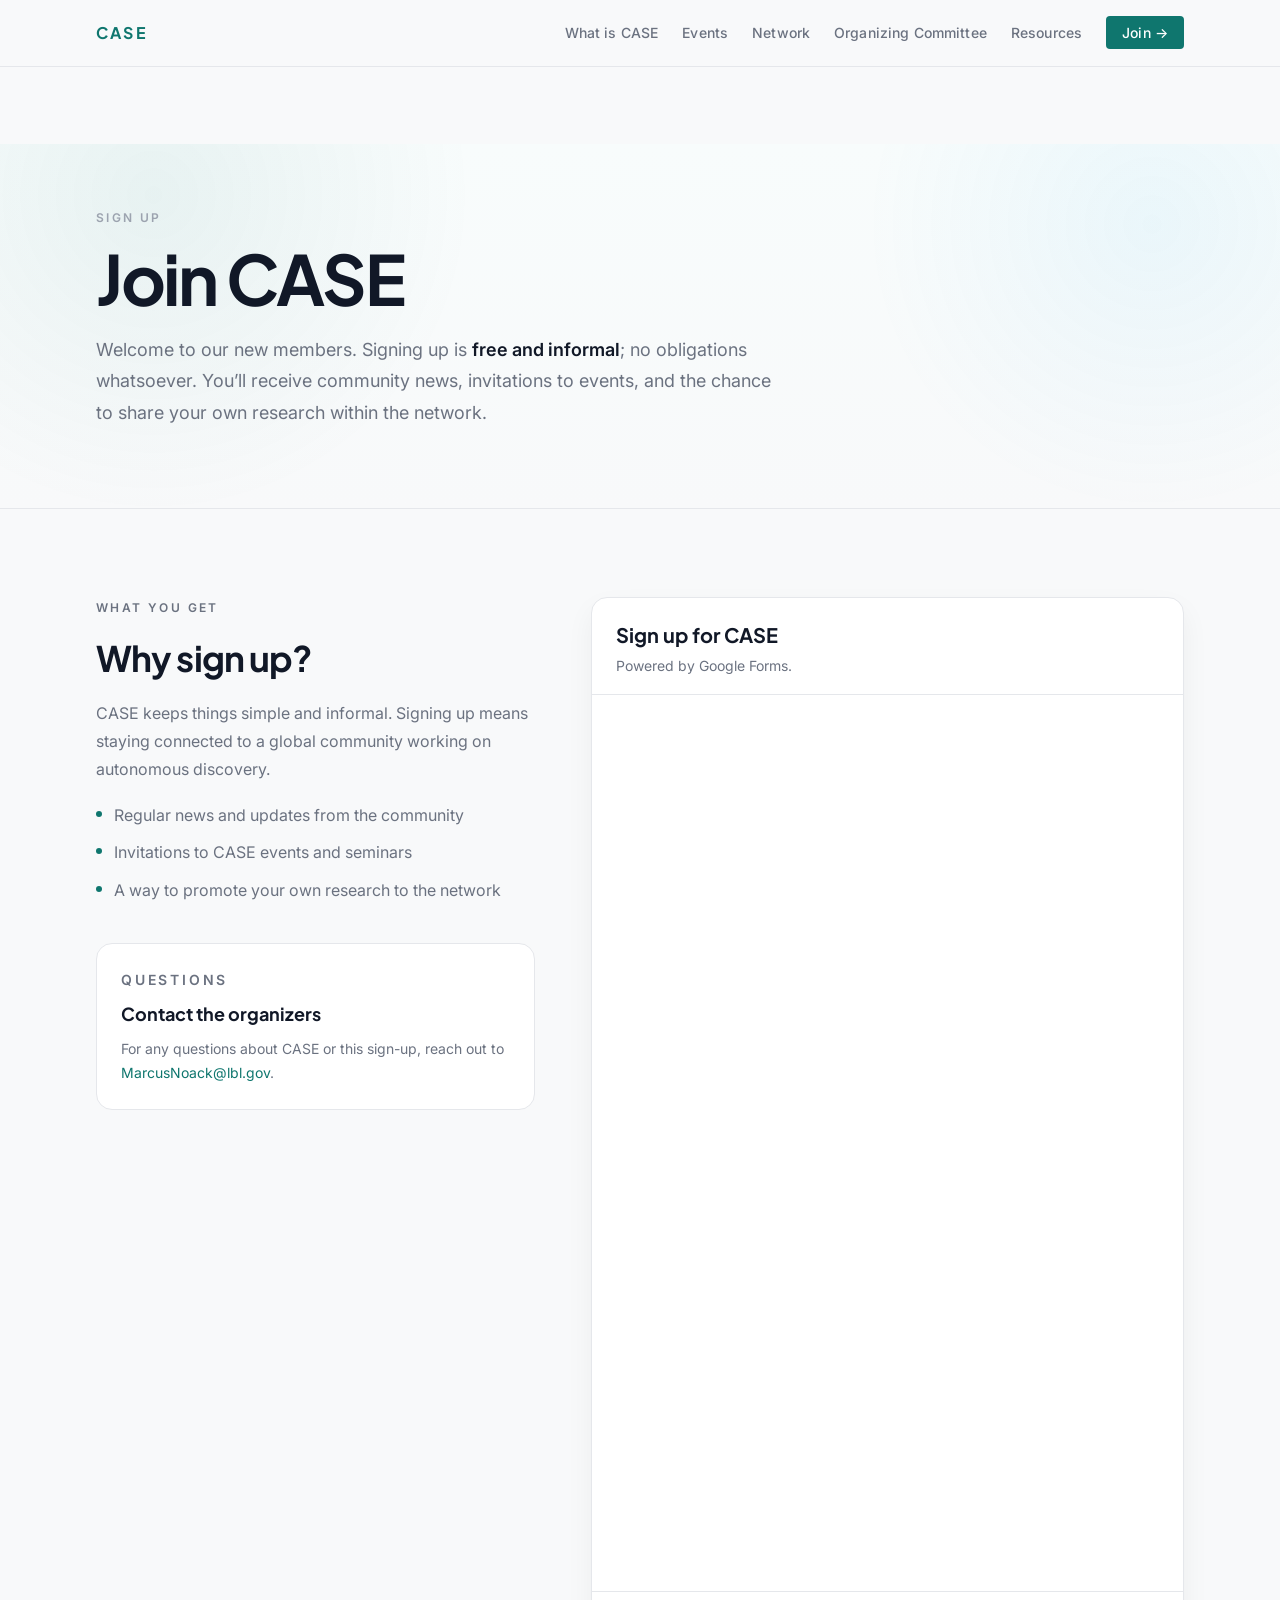
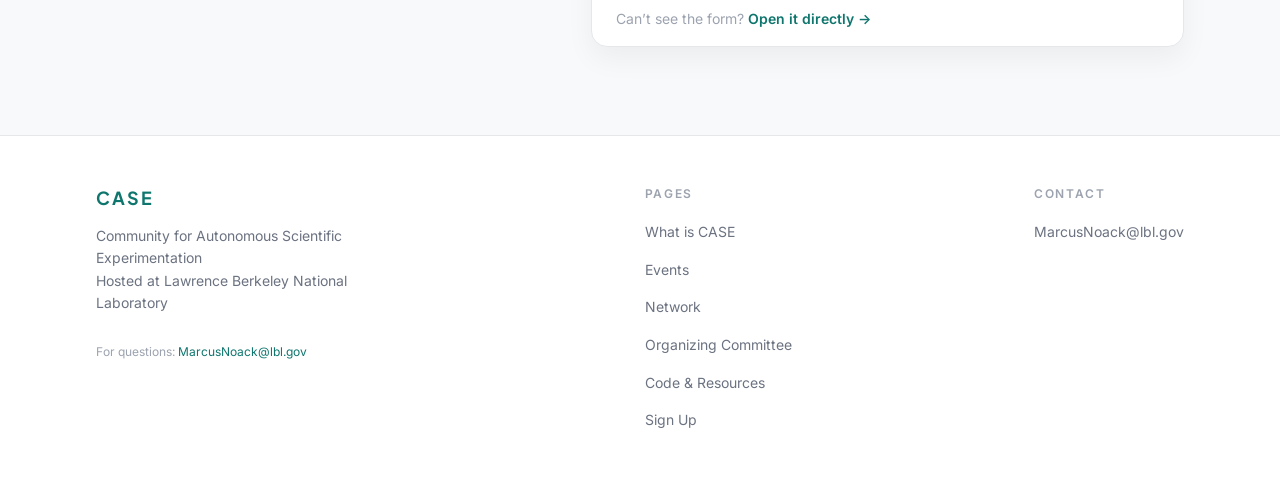
<file: signup.html>
<!DOCTYPE html>
<html lang="en">
<head>
  <meta charset="UTF-8">
  <meta name="viewport" content="width=device-width, initial-scale=1.0">
  <title>Sign Up | Community for Autonomous Scientific Experimentation</title>
  <meta name="description" content="Sign up for CASE — no obligations. Receive community news, event invitations, and the chance to share your own research.">

  <link rel="preconnect" href="https://fonts.googleapis.com">
  <link rel="preconnect" href="https://fonts.gstatic.com" crossorigin>
  <link href="https://fonts.googleapis.com/css2?family=Inter:wght@400;500;600&family=Plus+Jakarta+Sans:wght@600;700&display=swap" rel="stylesheet">

  <link rel="stylesheet" href="css/tokens.css">
  <link rel="stylesheet" href="css/main.css">

  <style>
    .page-shell {
      padding-top: calc(var(--sp-24) + var(--sp-12));
      background: var(--color-bg);
    }

    /* ── Hero ── */
    .page-hero {
      position: relative;
      overflow: hidden;
      padding-block: var(--sp-16) var(--sp-20);
      border-bottom: 1px solid var(--color-border);
      background:
        radial-gradient(circle at 12% 14%, rgba(15, 118, 110, 0.07), transparent 20rem),
        radial-gradient(circle at 90% 22%, rgba(14, 165, 233, 0.06), transparent 18rem),
        linear-gradient(180deg, #f8fcfc 0%, #f8f9fa 100%);
    }

    .hero-title {
      font-family: var(--font-heading);
      font-size: clamp(2.8rem, 5.4vw, 5rem);
      font-weight: 700;
      line-height: 1.02;
      letter-spacing: -0.035em;
      margin-top: var(--sp-4);
      margin-bottom: var(--sp-5);
      max-width: 12ch;
    }

    .hero-copy {
      max-width: 62ch;
      font-size: var(--text-lg);
      line-height: 1.75;
      color: var(--color-text-muted);
    }

    .hero-copy strong {
      color: var(--color-text);
      font-weight: 600;
    }

    /* ── Main sign-up section ── */
    .signup-section {
      padding-block: var(--sp-22);
    }

    .signup-layout {
      display: grid;
      grid-template-columns: minmax(0, 0.85fr) minmax(0, 1.15fr);
      gap: var(--sp-14);
      align-items: start;
    }

    /* ── Left: what you get + contact ── */
    .signup-aside h2 {
      font-family: var(--font-heading);
      font-size: clamp(1.6rem, 2.8vw, 2.2rem);
      letter-spacing: -0.025em;
      line-height: 1.15;
      margin-top: var(--sp-3);
      margin-bottom: var(--sp-5);
    }

    .signup-aside p {
      color: var(--color-text-muted);
      line-height: 1.75;
      margin-bottom: var(--sp-5);
    }

    .benefits-list {
      list-style: none;
      display: flex;
      flex-direction: column;
      gap: var(--sp-3);
      margin-bottom: var(--sp-10);
    }

    .benefits-list li {
      display: flex;
      align-items: flex-start;
      gap: var(--sp-3);
      color: var(--color-text-muted);
      line-height: 1.6;
    }

    .benefits-list li::before {
      content: '';
      display: block;
      width: 6px;
      height: 6px;
      border-radius: 50%;
      background: var(--color-accent);
      flex-shrink: 0;
      margin-top: 0.5em;
    }

    .contact-block {
      padding: var(--sp-6);
      border: 1px solid var(--color-border);
      border-radius: 1rem;
      background: var(--color-surface);
    }

    .contact-block h3 {
      font-family: var(--font-heading);
      font-size: var(--text-lg);
      margin-bottom: var(--sp-2);
    }

    .contact-block p {
      color: var(--color-text-muted);
      line-height: 1.7;
      margin-bottom: 0;
      font-size: var(--text-sm);
    }

    /* ── Right: form ── */
    .form-panel {
      background: var(--color-surface);
      border: 1px solid var(--color-border);
      border-radius: 1rem;
      overflow: hidden;
      box-shadow: 0 12px 28px rgba(15, 23, 42, 0.05);
    }

    .form-panel__header {
      padding: var(--sp-6) var(--sp-6) var(--sp-4);
      border-bottom: 1px solid var(--color-border);
    }

    .form-panel__header h2 {
      font-family: var(--font-heading);
      font-size: var(--text-xl);
      line-height: 1.25;
      margin-bottom: var(--sp-2);
    }

    .form-panel__header p {
      color: var(--color-text-muted);
      font-size: var(--text-sm);
      line-height: 1.6;
    }

    .form-panel iframe {
      display: block;
      width: 100%;
      min-height: 56rem;
      border: 0;
    }

    .form-fallback {
      padding: var(--sp-4) var(--sp-6);
      border-top: 1px solid var(--color-border);
      font-size: var(--text-sm);
      color: var(--color-text-subtle);
    }

    .form-fallback a {
      color: var(--color-accent);
      font-weight: 600;
    }

    @media (max-width: 900px) {
      .signup-layout {
        grid-template-columns: 1fr;
      }
    }

    @media (max-width: 560px) {
      .form-panel iframe {
        min-height: 62rem;
      }
    }
  </style>
</head>
<body>

  <nav class="site-nav is-scrolled" aria-label="Site navigation">
    <a class="nav-logo" href="index.html">CASE</a>
    <ul class="nav-links" role="list">
      <li><a href="what-is-case.html">What is CASE</a></li>
      <li><a href="events.html">Events</a></li>
      <li><a href="network.html">Network</a></li>
      <li><a href="committee.html">Organizing Committee</a></li>
      <li><a href="resources.html">Resources</a></li>
      <li><a href="signup.html" class="nav-cta" aria-current="page">Join &rarr;</a></li>
    </ul>
  </nav>

  <main class="page-shell">
    <section class="page-hero">
      <div class="container">
        <p class="section-label">Sign Up</p>
        <h1 class="hero-title">Join CASE</h1>
        <p class="hero-copy">
          Welcome to our new members. Signing up is <strong>free and informal</strong>;
          no obligations whatsoever. You&rsquo;ll receive community news, invitations to events,
          and the chance to share your own research within the network.
        </p>
      </div>
    </section>

    <section class="signup-section">
      <div class="container">
        <div class="signup-layout">

          <div class="signup-aside">
            <p class="section-label">What you get</p>
            <h2>Why sign up?</h2>
            <p>
              CASE keeps things simple and informal. Signing up means staying connected
              to a global community working on autonomous discovery.
            </p>
            <ul class="benefits-list" role="list">
              <li>Regular news and updates from the community</li>
              <li>Invitations to CASE events and seminars</li>
              <li>A way to promote your own research to the network</li>
            </ul>

            <div class="contact-block">
              <p class="section-label" style="margin-bottom: var(--sp-2);">Questions</p>
              <h3>Contact the organizers</h3>
              <p>
                For any questions about CASE or this sign-up, reach out to
                <a href="mailto:MarcusNoack@lbl.gov">MarcusNoack@lbl.gov</a>.
              </p>
            </div>
          </div>

          <div>
            <div class="form-panel">
              <div class="form-panel__header">
                <h2>Sign up for CASE</h2>
                <p>
                  Powered by Google Forms.
                </p>
              </div>
              <iframe
                title="Sign up for CASE"
                loading="lazy"
                src="https://docs.google.com/forms/d/e/1FAIpQLSeR8Q_cp3GW2eEQofoZHuyfxkBKx3-Z52gJVgNltUcXXHk_RQ/viewform?embedded=true"
                referrerpolicy="no-referrer-when-downgrade"
              ></iframe>
              <div class="form-fallback">
                Can&rsquo;t see the form?
                <a href="https://docs.google.com/forms/d/e/1FAIpQLSeR8Q_cp3GW2eEQofoZHuyfxkBKx3-Z52gJVgNltUcXXHk_RQ/viewform" target="_blank" rel="noopener noreferrer">Open it directly &rarr;</a>
              </div>
            </div>
          </div>

        </div>
      </div>
    </section>
  </main>

  <footer class="site-footer">
    <div class="container">
      <div class="footer-brand">
        <span class="footer-logo">CASE</span>
        <p class="footer-tagline">
          Community for Autonomous Scientific Experimentation<br>
          Hosted at Lawrence Berkeley National Laboratory
        </p>
        <p class="footer-meta">
          For questions: <a href="mailto:MarcusNoack@lbl.gov">MarcusNoack@lbl.gov</a>
        </p>
      </div>

      <div class="footer-col">
        <h4>Pages</h4>
        <ul role="list">
          <li><a href="what-is-case.html">What is CASE</a></li>
          <li><a href="events.html">Events</a></li>
          <li><a href="network.html">Network</a></li>
          <li><a href="committee.html">Organizing Committee</a></li>
          <li><a href="resources.html">Code &amp; Resources</a></li>
          <li><a href="signup.html" aria-current="page">Sign Up</a></li>
        </ul>
      </div>

      <div class="footer-col">
        <h4>Contact</h4>
        <ul role="list">
          <li><a href="mailto:MarcusNoack@lbl.gov">MarcusNoack@lbl.gov</a></li>
        </ul>
      </div>
    </div>
  </footer>
</body>
</html>
</file>
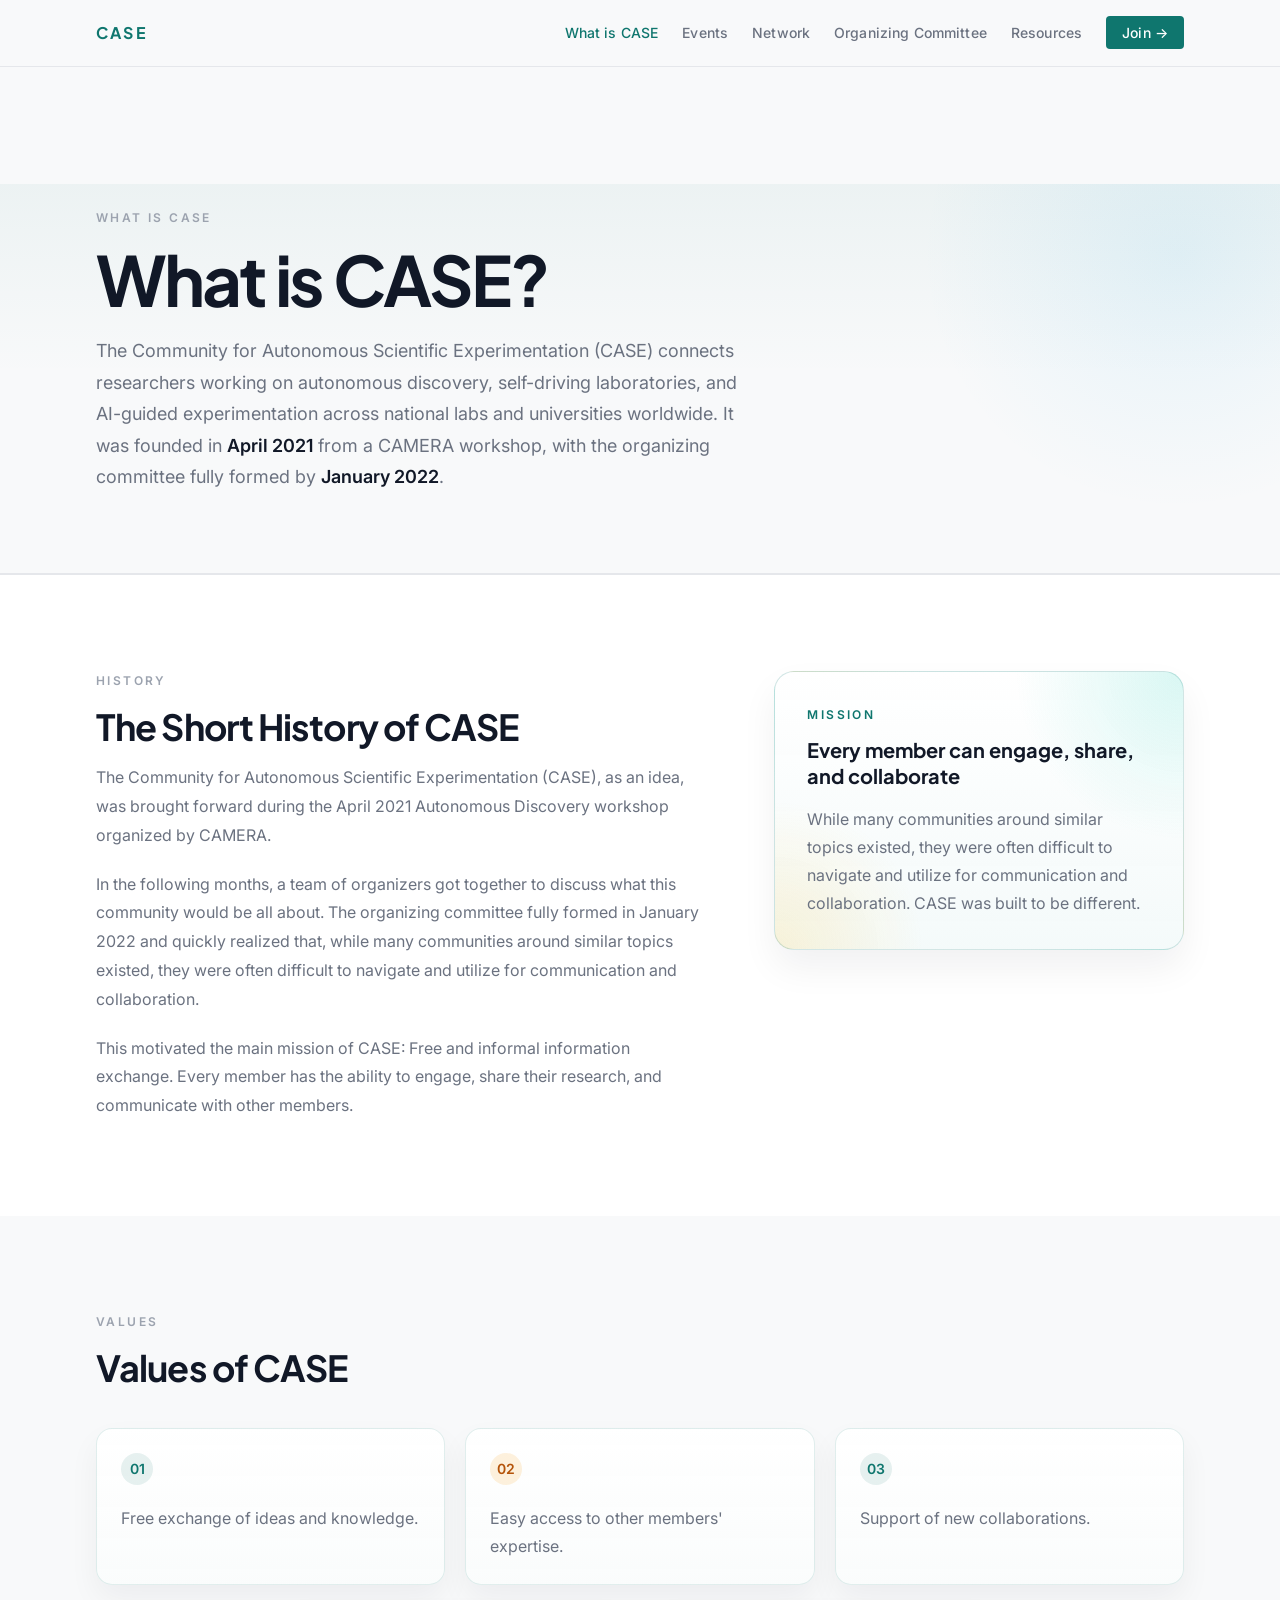
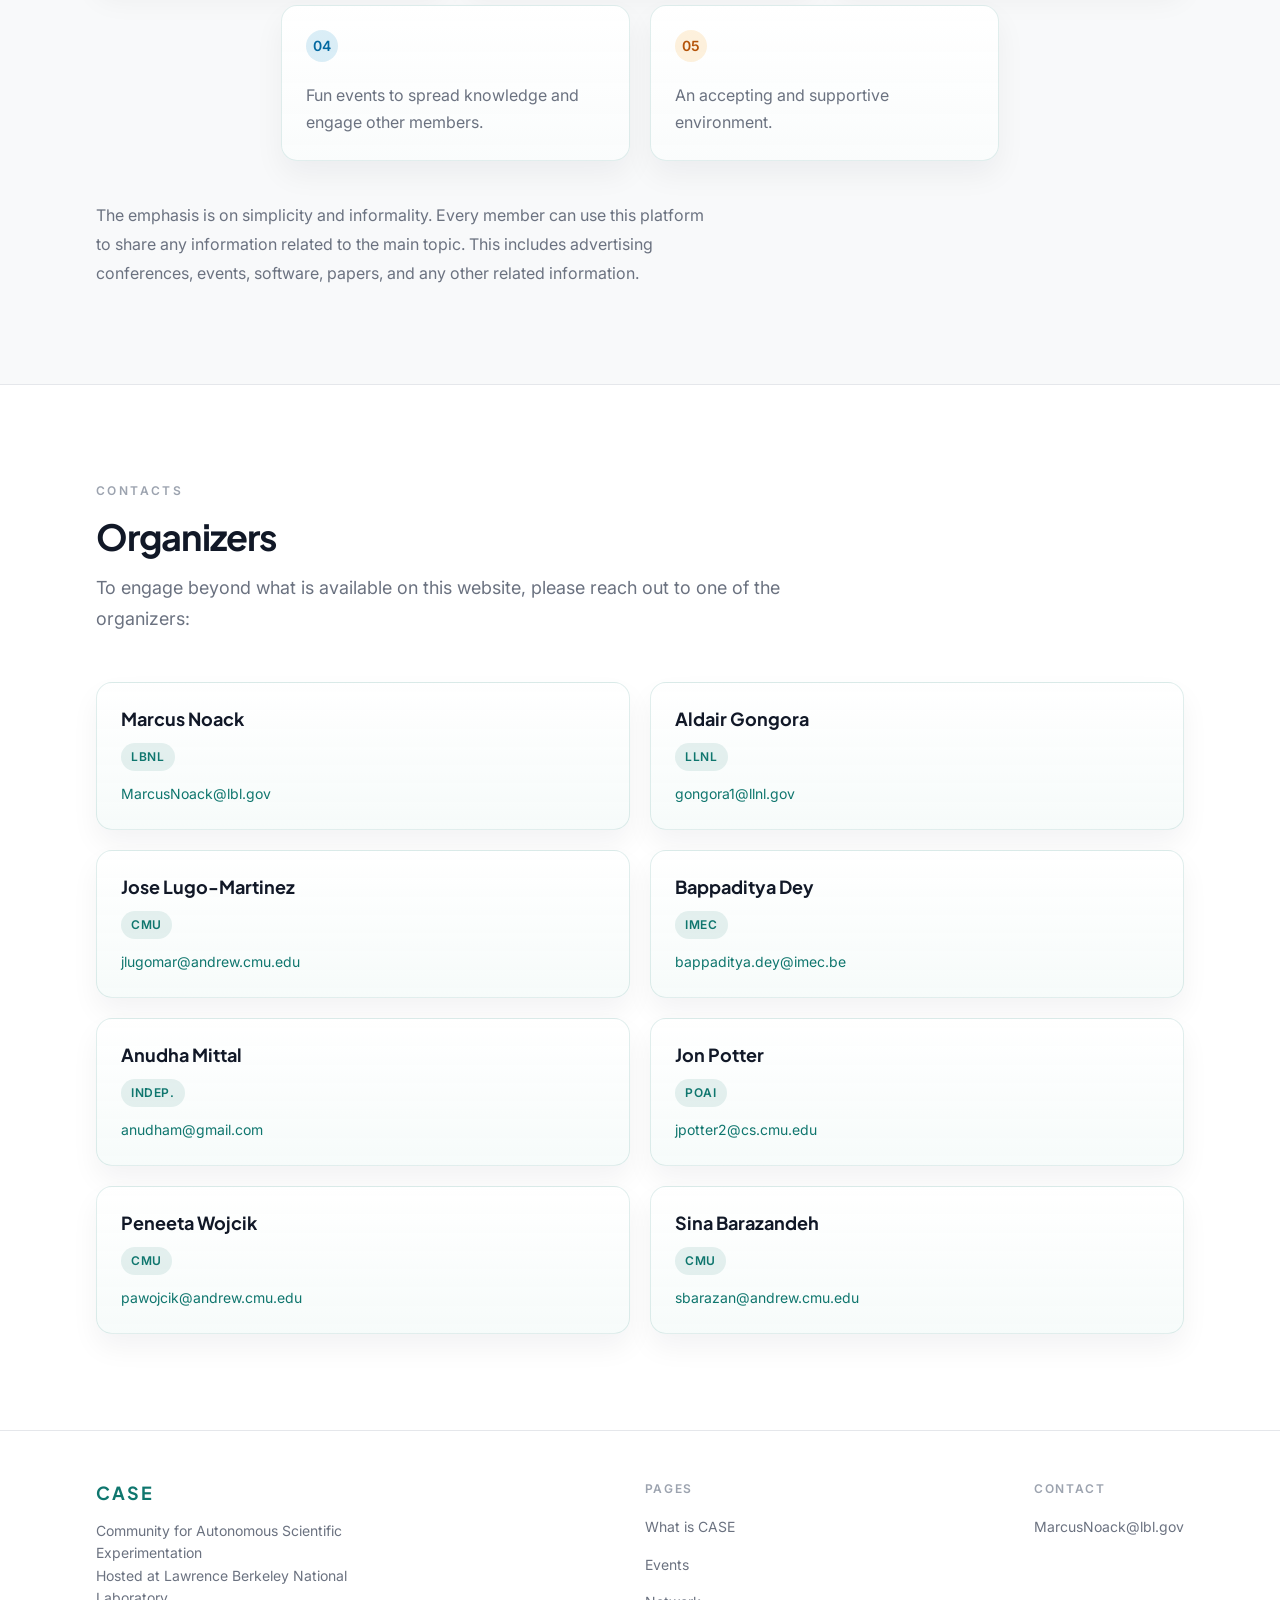
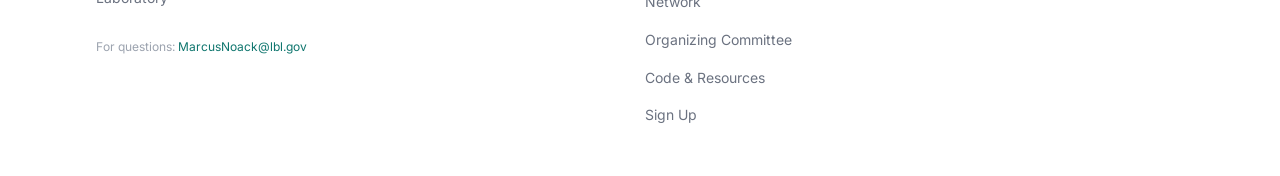
<file: what-is-case.html>
<!DOCTYPE html>
<html lang="en">
<head>
  <meta charset="UTF-8">
  <meta name="viewport" content="width=device-width, initial-scale=1.0">
  <title>What is CASE | Community for Autonomous Scientific Experimentation</title>
  <meta name="description" content="The short history of CASE, the community values that guide it, and organizer contacts for the Community for Autonomous Scientific Experimentation.">

  <link rel="preconnect" href="https://fonts.googleapis.com">
  <link rel="preconnect" href="https://fonts.gstatic.com" crossorigin>
  <link href="https://fonts.googleapis.com/css2?family=Inter:wght@400;500;600&family=Plus+Jakarta+Sans:wght@600;700&display=swap" rel="stylesheet">

  <link rel="stylesheet" href="css/tokens.css">
  <link rel="stylesheet" href="css/main.css">

  <style>
    .page-shell {
      padding-top: calc(var(--sp-24) + var(--sp-12));
      background: var(--color-bg);
    }

    .page-hero {
      position: relative;
      overflow: hidden;
      padding-block: var(--sp-16) var(--sp-20);
      background: var(--color-bg);
      border-bottom: 1px solid var(--color-border);
    }

    .page-hero::after {
      content: "";
      position: absolute;
      inset: 2.5rem 0 0;
      background:
        linear-gradient(180deg, rgba(15, 118, 110, 0.05), transparent 12rem),
        radial-gradient(circle at 92% 18%, rgba(14, 165, 233, 0.08), transparent 16rem);
      pointer-events: none;
      opacity: 1;
    }

    .hero-grid {
      position: relative;
      z-index: 1;
      max-width: 72ch;
    }

    .hero-title {
      font-family: var(--font-heading);
      font-size: clamp(2.8rem, 5.4vw, 5rem);
      font-weight: 700;
      letter-spacing: -0.035em;
      line-height: 1.04;
      max-width: 10ch;
      margin-bottom: var(--sp-5);
    }

    .hero-copy {
      max-width: 60ch;
      font-size: var(--text-lg);
      color: var(--color-text-muted);
      line-height: 1.75;
    }

    .hero-copy strong {
      color: var(--color-text);
      font-weight: 600;
    }

    .story-grid {
      display: grid;
      grid-template-columns: minmax(0, 1.2fr) minmax(18rem, 0.8fr);
      gap: var(--sp-16);
      align-items: start;
    }

    .prose-block {
      display: grid;
      gap: var(--sp-5);
      max-width: 68ch;
      color: var(--color-text-muted);
      line-height: 1.8;
    }

    .mission-card {
      position: relative;
      overflow: hidden;
      background:
        radial-gradient(circle at top right, rgba(45, 212, 191, 0.18), transparent 34%),
        radial-gradient(circle at bottom left, rgba(251, 191, 36, 0.16), transparent 30%),
        linear-gradient(180deg, rgba(255, 255, 255, 0.98), rgba(244, 250, 250, 0.96));
      border: 1px solid rgba(15, 118, 110, 0.18);
      border-radius: 1.25rem;
      padding: var(--sp-8);
      box-shadow: 0 18px 36px rgba(15, 23, 42, 0.06);
    }

    .mission-card h3 {
      font-family: var(--font-heading);
      font-size: var(--text-xl);
      line-height: 1.3;
      margin-bottom: var(--sp-4);
    }

    .mission-card p {
      color: var(--color-text-muted);
      line-height: 1.75;
    }

    .values-grid {
      display: grid;
      grid-template-columns: repeat(6, minmax(0, 1fr));
      gap: var(--sp-5);
      margin-top: var(--sp-10);
      align-items: stretch;
    }

    .value-card {
      grid-column: span 2;
      min-height: 100%;
      padding: var(--sp-6);
      border: 1px solid rgba(15, 118, 110, 0.12);
      border-radius: 1rem;
      background:
        linear-gradient(180deg, rgba(255, 255, 255, 0.98), rgba(250, 252, 252, 0.96));
      box-shadow: 0 14px 30px rgba(15, 23, 42, 0.05);
      transition: transform var(--dur) var(--ease), box-shadow var(--dur) var(--ease), border-color var(--dur) var(--ease);
      display: flex;
      flex-direction: column;
      height: 100%;
    }

    .value-card:hover {
      transform: translateY(-4px);
      border-color: rgba(15, 118, 110, 0.24);
      box-shadow: 0 20px 34px rgba(15, 23, 42, 0.08);
    }

    .value-card:nth-child(4) { grid-column: 2 / span 2; }
    .value-card:nth-child(5) { grid-column: 4 / span 2; }

    .value-index {
      display: inline-flex;
      align-items: center;
      justify-content: center;
      width: 2rem;
      height: 2rem;
      margin-bottom: var(--sp-5);
      border-radius: 999px;
      background: rgba(15, 118, 110, 0.1);
      color: var(--color-accent);
      font-size: var(--text-sm);
      font-weight: 600;
    }

    .value-card:nth-child(2) .value-index,
    .value-card:nth-child(5) .value-index {
      background: rgba(245, 158, 11, 0.14);
      color: #b45309;
    }

    .value-card:nth-child(4) .value-index {
      background: rgba(2, 132, 199, 0.14);
      color: #0369a1;
    }

    .value-card p {
      color: var(--color-text-muted);
      line-height: 1.7;
    }

    .emphasis-note {
      margin-top: var(--sp-10);
      max-width: 62ch;
      font-size: var(--text-base);
      color: var(--color-text-muted);
      line-height: 1.8;
    }

    .contact-grid {
      display: grid;
      grid-template-columns: repeat(auto-fit, minmax(350px, 1fr));
      gap: var(--sp-5);
      margin-top: var(--sp-10);
    }

    .contact-card {
      display: flex;
      flex-direction: column;
      gap: var(--sp-3);
      padding: var(--sp-6);
      border: 1px solid rgba(15, 118, 110, 0.12);
      border-radius: 1rem;
      background:
        linear-gradient(180deg, rgba(255, 255, 255, 0.98), rgba(246, 251, 250, 0.95));
      box-shadow: 0 14px 28px rgba(15, 23, 42, 0.05);
    }

    .contact-card-header {
      display: flex;
      flex-direction: column;
      align-items: flex-start;
      gap: var(--sp-3);
    }

    .contact-card h3 {
      font-family: var(--font-heading);
      font-size: var(--text-lg);
      line-height: 1.3;
    }

    .contact-affiliation {
      display: inline-flex;
      align-items: center;
      padding: 0.28rem 0.65rem;
      border-radius: 999px;
      background: rgba(15, 118, 110, 0.10);
      color: var(--color-accent);
      font-size: var(--text-xs);
      font-weight: 600;
      letter-spacing: 0.04em;
      text-transform: uppercase;
    }

    .contact-card a {
      width: fit-content;
      font-size: var(--text-sm);
      color: var(--color-accent);
      word-break: break-word;
    }

    .contact-card a:hover {
      text-decoration: underline;
    }

    @media (max-width: 860px) {
      .story-grid {
        grid-template-columns: 1fr;
      }

      .page-shell {
        padding-top: calc(var(--sp-24) + var(--sp-8));
      }

      .page-hero {
        padding-block: var(--sp-12) var(--sp-16);
      }

      .values-grid {
        grid-template-columns: repeat(2, minmax(0, 1fr));
      }

      .value-card,
      .value-card:nth-child(4),
      .value-card:nth-child(5) {
        grid-column: auto;
      }
    }

    @media (max-width: 560px) {
      .values-grid {
        grid-template-columns: 1fr;
      }
    }
  </style>
</head>
<body>

  <nav class="site-nav is-scrolled" aria-label="Site navigation">
    <a class="nav-logo" href="index.html">CASE</a>
    <ul class="nav-links" role="list">
      <li><a href="what-is-case.html" aria-current="page">What is CASE</a></li>
      <li><a href="events.html">Events</a></li>
      <li><a href="network.html">Network</a></li>
      <li><a href="committee.html">Organizing Committee</a></li>
      <li><a href="resources.html">Resources</a></li>
      <li><a href="signup.html" class="nav-cta">Join →</a></li>
    </ul>
  </nav>

  <main class="page-shell">
    <section class="page-hero">
      <div class="container">
        <div class="hero-grid">
          <p class="section-label">What is CASE</p>
          <h1 class="hero-title">What is CASE?</h1>
          <p class="hero-copy">
            The Community for Autonomous Scientific Experimentation (CASE) connects
            researchers working on autonomous discovery, self-driving laboratories, and
            AI-guided experimentation across national labs and universities worldwide.
            It was founded in <strong>April 2021</strong> from a CAMERA workshop, with
            the organizing committee fully formed by <strong>January 2022</strong>.
          </p>
        </div>
      </div>
    </section>

    <section class="section section--surface">
      <div class="container">
        <div class="story-grid">
          <div>
            <p class="section-label">History</p>
            <h2 class="section-heading">The Short History of CASE</h2>
            <div class="prose-block">
              <p>
                The Community for Autonomous Scientific Experimentation (CASE), as an
                idea, was brought forward during the April 2021 Autonomous Discovery
                workshop organized by CAMERA.
              </p>
              <p>
                In the following months, a team of organizers got together to discuss
                what this community would be all about. The organizing committee fully
                formed in January 2022 and quickly realized that, while many
                communities around similar topics existed, they were often difficult
                to navigate and utilize for communication and collaboration.
              </p>
              <p>
                This motivated the main mission of CASE: Free and informal information
                exchange. Every member has the ability to engage, share their
                research, and communicate with other members.
              </p>
            </div>
          </div>

          <aside class="mission-card">
            <p class="section-label" style="margin-bottom: var(--sp-3); color: var(--color-accent);">Mission</p>
            <h3>Every member can engage, share, and collaborate</h3>
            <p>
              While many communities around similar topics existed, they were often
              difficult to navigate and utilize for communication and collaboration.
              CASE was built to be different.
            </p>
          </aside>
        </div>
      </div>
    </section>

    <section class="section">
      <div class="container">
        <p class="section-label">Values</p>
        <h2 class="section-heading">Values of CASE</h2>
        <div class="values-grid">
          <article class="value-card">
            <span class="value-index">01</span>
            <p>Free exchange of ideas and knowledge.</p>
          </article>
          <article class="value-card">
            <span class="value-index">02</span>
            <p>Easy access to other members' expertise.</p>
          </article>
          <article class="value-card">
            <span class="value-index">03</span>
            <p>Support of new collaborations.</p>
          </article>
          <article class="value-card">
            <span class="value-index">04</span>
            <p>Fun events to spread knowledge and engage other members.</p>
          </article>
          <article class="value-card">
            <span class="value-index">05</span>
            <p>An accepting and supportive environment.</p>
          </article>
        </div>
        <p class="emphasis-note">
          The emphasis is on simplicity and informality. Every member can use this
          platform to share any information related to the main topic. This includes
          advertising conferences, events, software, papers, and any other related
          information.
        </p>
      </div>
    </section>

    <section class="section section--surface">
      <div class="container">
        <p class="section-label">Contacts</p>
        <h2 class="section-heading">Organizers</h2>
        <p class="section-subheading">
          To engage beyond what is available on this website, please reach out to one
          of the organizers:
        </p>

        <div class="contact-grid">
          <article class="contact-card">
            <div class="contact-card-header">
              <h3>Marcus Noack</h3>
              <span class="contact-affiliation">LBNL</span>
            </div>
            <a href="mailto:MarcusNoack@lbl.gov">MarcusNoack@lbl.gov</a>
          </article>
          <article class="contact-card">
            <div class="contact-card-header">
              <h3>Aldair Gongora</h3>
              <span class="contact-affiliation">LLNL</span>
            </div>
            <a href="mailto:gongora1@llnl.gov">gongora1@llnl.gov</a>
          </article>
          <article class="contact-card">
            <div class="contact-card-header">
              <h3>Jose Lugo-Martinez</h3>
              <span class="contact-affiliation">CMU</span>
            </div>
            <a href="mailto:jlugomar@andrew.cmu.edu">jlugomar@andrew.cmu.edu</a>
          </article>
          <article class="contact-card">
            <div class="contact-card-header">
              <h3>Bappaditya Dey</h3>
              <span class="contact-affiliation">IMEC</span>
            </div>
            <a href="mailto:bappaditya.dey@imec.be">bappaditya.dey@imec.be</a>
          </article>
          <article class="contact-card">
            <div class="contact-card-header">
              <h3>Anudha Mittal</h3>
              <span class="contact-affiliation">Indep.</span>
            </div>
            <a href="mailto:anudham@gmail.com">anudham@gmail.com</a>
          </article>
          <article class="contact-card">
            <div class="contact-card-header">
              <h3>Jon Potter</h3>
              <span class="contact-affiliation">POAI</span>
            </div>
            <a href="mailto:jpotter2@cs.cmu.edu">jpotter2@cs.cmu.edu</a>
          </article>
          <article class="contact-card">
            <div class="contact-card-header">
              <h3>Peneeta Wojcik</h3>
              <span class="contact-affiliation">CMU</span>
            </div>
            <a href="mailto:pawojcik@andrew.cmu.edu">pawojcik@andrew.cmu.edu</a>
          </article>
          <article class="contact-card">
            <div class="contact-card-header">
              <h3>Sina Barazandeh</h3>
              <span class="contact-affiliation">CMU</span>
            </div>
            <a href="mailto:sbarazan@andrew.cmu.edu">sbarazan@andrew.cmu.edu</a>
          </article>
        </div>
      </div>
    </section>
  </main>

  <footer class="site-footer">
    <div class="container">
      <div class="footer-brand">
        <span class="footer-logo">CASE</span>
        <p class="footer-tagline">
          Community for Autonomous Scientific Experimentation<br>
          Hosted at Lawrence Berkeley National Laboratory
        </p>
        <p class="footer-meta">
          For questions: <a href="mailto:MarcusNoack@lbl.gov">MarcusNoack@lbl.gov</a>
        </p>
      </div>

      <div class="footer-col">
        <h4>Pages</h4>
        <ul role="list">
          <li><a href="what-is-case.html" aria-current="page">What is CASE</a></li>
          <li><a href="events.html">Events</a></li>
          <li><a href="network.html">Network</a></li>
          <li><a href="committee.html">Organizing Committee</a></li>
          <li><a href="resources.html">Code &amp; Resources</a></li>
          <li><a href="signup.html">Sign Up</a></li>
        </ul>
      </div>

      <div class="footer-col">
        <h4>Contact</h4>
        <ul role="list">
          <li><a href="mailto:MarcusNoack@lbl.gov">MarcusNoack@lbl.gov</a></li>
        </ul>
      </div>
    </div>
  </footer>

</body>
</html>
</file>
<file: css/tokens.css>
/* ═══════════════════════════════════════════
   CASE Design Tokens
   Source of truth for all visual values.
   From .impeccable.md
═══════════════════════════════════════════ */

:root {
  /* Color */
  --color-bg:           #f8f9fa;
  --color-surface:      #ffffff;
  --color-text:         #111827;
  --color-text-muted:   #6b7280;
  --color-text-subtle:  #9ca3af;
  --color-accent:       #0f766e;
  --color-accent-dark:  #0d6158;
  --color-accent-light: #ccfbf1;
  --color-border:       #e5e7eb;
  --color-border-light: #f3f4f6;

  /* Typography */
  --font-heading: 'Plus Jakarta Sans', system-ui, -apple-system, sans-serif;
  --font-body:    'Inter', system-ui, -apple-system, sans-serif;

  /* Type scale (major third, 1.250) */
  --text-xs:   0.75rem;    /* 12px */
  --text-sm:   0.875rem;   /* 14px */
  --text-base: 1rem;       /* 16px */
  --text-lg:   1.125rem;   /* 18px */
  --text-xl:   1.25rem;    /* 20px */
  --text-2xl:  1.5rem;     /* 24px */
  --text-3xl:  1.875rem;   /* 30px */
  --text-4xl:  2.25rem;    /* 36px */
  --text-5xl:  3rem;       /* 48px */

  /* Spacing (8px base) */
  --sp-1:  0.25rem;   /* 4px  */
  --sp-2:  0.5rem;    /* 8px  */
  --sp-3:  0.75rem;   /* 12px */
  --sp-4:  1rem;      /* 16px */
  --sp-5:  1.25rem;   /* 20px */
  --sp-6:  1.5rem;    /* 24px */
  --sp-7:  1.75rem;   /* 28px */
  --sp-8:  2rem;      /* 32px */
  --sp-10: 2.5rem;    /* 40px */
  --sp-12: 3rem;      /* 48px */
  --sp-14: 3.5rem;    /* 56px */
  --sp-16: 4rem;      /* 64px */
  --sp-18: 4.5rem;    /* 72px */
  --sp-20: 5rem;      /* 80px */
  --sp-22: 5.5rem;    /* 88px */
  --sp-24: 6rem;      /* 96px */
  --sp-32: 8rem;      /* 128px */

  /* Layout */
  --max-w-content: 90rem;      /* 1440px - max content width */
  --max-w-prose:   65ch;
  --page-pad:      clamp(1.5rem, 8vw, 6rem);

  /* Borders */
  --radius-sm: 2px;
  --radius:    4px;
  --radius-md: 8px;

  /* Shadows */
  --shadow-sm: 0 1px 2px rgba(0,0,0,.06), 0 1px 3px rgba(0,0,0,.04);
  --shadow:    0 2px 8px rgba(0,0,0,.08), 0 1px 3px rgba(0,0,0,.04);

  /* Transitions */
  --ease:    cubic-bezier(0.4, 0, 0.2, 1);
  --ease-out: cubic-bezier(0, 0, 0.2, 1);
  --dur-fast: 150ms;
  --dur:      250ms;
  --dur-slow: 400ms;
}
</file>
<file: css/main.css>
/* ═══════════════════════════════════════════
   CASE Global Styles
   Shared layout, navigation, footer, and
   typographic components used on all pages.
═══════════════════════════════════════════ */

@import url('tokens.css');

/* ── Reset ────────────────────────────────── */
*, *::before, *::after { box-sizing: border-box; margin: 0; padding: 0; }

html { scroll-behavior: smooth; -webkit-font-smoothing: antialiased; }

body {
  background: var(--color-bg);
  color: var(--color-text);
  font-family: var(--font-body);
  font-size: var(--text-base);
  line-height: 1.6;
}

img { display: block; max-width: 100%; }
a   { color: var(--color-accent); text-decoration: none; }
a:hover { text-decoration: underline; }

/* ── Layout helpers ───────────────────────── */
.container {
  width: 100%;
  max-width: var(--max-w-content);
  margin-inline: auto;
  padding-inline: var(--page-pad);
}

/* ── Site navigation ──────────────────────── */
/*
  Two modes:
    .site-nav                → normal pages: always visible
    .site-nav.is-hero        → home page: hidden until scrolled, driven by JS
*/
.site-nav {
  position: fixed;
  top: 0;
  left: 0;
  right: 0;
  z-index: 100;
  display: flex;
  align-items: center;
  gap: var(--sp-8);
  padding: var(--sp-5) var(--page-pad);
  background: rgba(248, 249, 250, 0.92);
  backdrop-filter: blur(10px);
  -webkit-backdrop-filter: blur(10px);
  border-bottom: 1px solid transparent;
  transition: border-color var(--dur) var(--ease),
              background  var(--dur) var(--ease);
}

.site-nav.is-scrolled {
  border-bottom-color: var(--color-border);
}

/* Hero mode: nav starts invisible, JS fades it in */
.site-nav.is-hero {
  opacity: 0;
  transform: translateY(-8px);
  pointer-events: none;
  transition: opacity var(--dur) var(--ease),
              transform var(--dur) var(--ease),
              border-color var(--dur) var(--ease);
}

.site-nav.is-hero.is-visible {
  opacity: 1;
  transform: translateY(0);
  pointer-events: auto;
}

.nav-logo {
  font-family: var(--font-heading);
  font-size: var(--text-base);
  font-weight: 700;
  letter-spacing: 0.14em;
  color: var(--color-accent);
  text-decoration: none;
  flex-shrink: 0;
}

.nav-links {
  display: flex;
  align-items: center;
  gap: var(--sp-6);
  list-style: none;
  margin-left: auto;
}

.nav-links a {
  font-size: var(--text-sm);
  font-weight: 500;
  color: var(--color-text-muted);
  text-decoration: none;
  letter-spacing: 0.01em;
  transition: color var(--dur-fast) var(--ease);
}

.nav-links a:hover,
.nav-links a[aria-current="page"] {
  color: var(--color-accent);
}

.nav-cta {
  background: var(--color-accent);
  color: #fff !important;
  padding: var(--sp-2) var(--sp-4);
  border-radius: var(--radius);
  transition: background var(--dur-fast) var(--ease) !important;
}

.nav-cta:hover {
  background: var(--color-accent-dark);
  text-decoration: none !important;
}

/* Mobile nav: keep links accessible without a JS menu */
@media (max-width: 680px) {
  .site-nav {
    flex-wrap: wrap;
    gap: var(--sp-4);
    align-items: flex-start;
  }

  .nav-links {
    width: 100%;
    margin-left: 0;
    flex-wrap: wrap;
    gap: var(--sp-3) var(--sp-4);
  }
}

/* ── Shared section layout ────────────────── */
.section {
  padding-block: var(--sp-24);
}

.section--surface {
  background: var(--color-surface);
  border-top: 1px solid var(--color-border);
}

.section--flush-top { padding-top: 0; }

.section-label {
  font-size: var(--text-xs);
  font-weight: 600;
  letter-spacing: 0.2em;
  text-transform: uppercase;
  color: var(--color-text-subtle);
  margin-bottom: var(--sp-4);
}

.section-heading {
  font-family: var(--font-heading);
  font-size: clamp(var(--text-2xl), 3.5vw, var(--text-4xl));
  font-weight: 700;
  color: var(--color-text);
  letter-spacing: -0.025em;
  line-height: 1.15;
  margin-bottom: var(--sp-4);
}

.section-subheading {
  font-size: var(--text-lg);
  color: var(--color-text-muted);
  max-width: var(--max-w-prose);
  line-height: 1.7;
  margin-bottom: var(--sp-12);
}

/* ── Cards ────────────────────────────────── */
.card {
  background: var(--color-surface);
  border: 1px solid var(--color-border);
  border-radius: var(--radius-md);
  padding: var(--sp-6);
  transition: box-shadow var(--dur) var(--ease),
              border-color var(--dur) var(--ease),
              transform var(--dur) var(--ease);
}

.card:hover {
  box-shadow: var(--shadow);
  border-color: transparent;
  transform: translateY(-2px);
}

/* ── Buttons ──────────────────────────────── */
.btn {
  display: inline-flex;
  align-items: center;
  gap: var(--sp-2);
  font-family: var(--font-body);
  font-size: var(--text-sm);
  font-weight: 500;
  letter-spacing: 0.01em;
  padding: var(--sp-3) var(--sp-5);
  border-radius: var(--radius);
  text-decoration: none;
  border: none;
  cursor: pointer;
  transition: background var(--dur-fast) var(--ease),
              color var(--dur-fast) var(--ease),
              box-shadow var(--dur-fast) var(--ease);
}

.btn--primary,
.btn-primary,
.btn--solid {
  background: var(--color-accent);
  color: #fff;
}
.btn--primary:hover,
.btn-primary:hover,
.btn--solid:hover {
  background: var(--color-accent-dark);
  text-decoration: none;
}

.btn--ghost,
.btn-secondary {
  background: transparent;
  color: var(--color-accent);
  border: 1px solid var(--color-border);
}
.btn--ghost:hover,
.btn-secondary:hover {
  border-color: var(--color-accent);
  text-decoration: none;
}

/* ── Footer ───────────────────────────────── */
.site-footer {
  background: var(--color-surface);
  border-top: 1px solid var(--color-border);
  padding-block: var(--sp-12);
}

.site-footer .container {
  display: flex;
  align-items: flex-start;
  justify-content: space-between;
  gap: var(--sp-8);
  flex-wrap: wrap;
}

.footer-brand {
  display: flex;
  flex-direction: column;
  gap: var(--sp-3);
}

.footer-logo {
  font-family: var(--font-heading);
  font-size: var(--text-lg);
  font-weight: 700;
  letter-spacing: 0.12em;
  color: var(--color-accent);
}

.footer-tagline {
  font-size: var(--text-sm);
  color: var(--color-text-muted);
  max-width: 34ch;
  line-height: 1.6;
}

.footer-meta {
  font-size: var(--text-xs);
  color: var(--color-text-subtle);
  margin-top: var(--sp-4);
}

.footer-col h4 {
  font-size: var(--text-xs);
  font-weight: 600;
  letter-spacing: 0.14em;
  text-transform: uppercase;
  color: var(--color-text-subtle);
  margin-bottom: var(--sp-4);
}

.footer-col ul {
  list-style: none;
  display: flex;
  flex-direction: column;
  gap: var(--sp-3);
}

.footer-col a {
  font-size: var(--text-sm);
  color: var(--color-text-muted);
  text-decoration: none;
  transition: color var(--dur-fast) var(--ease);
}

.footer-col a:hover { color: var(--color-accent); }

/* ── Utility ──────────────────────────────── */
.visually-hidden {
  position: absolute;
  width: 1px; height: 1px;
  padding: 0; margin: -1px;
  overflow: hidden;
  clip: rect(0,0,0,0);
  white-space: nowrap;
  border-width: 0;
}
</file>
